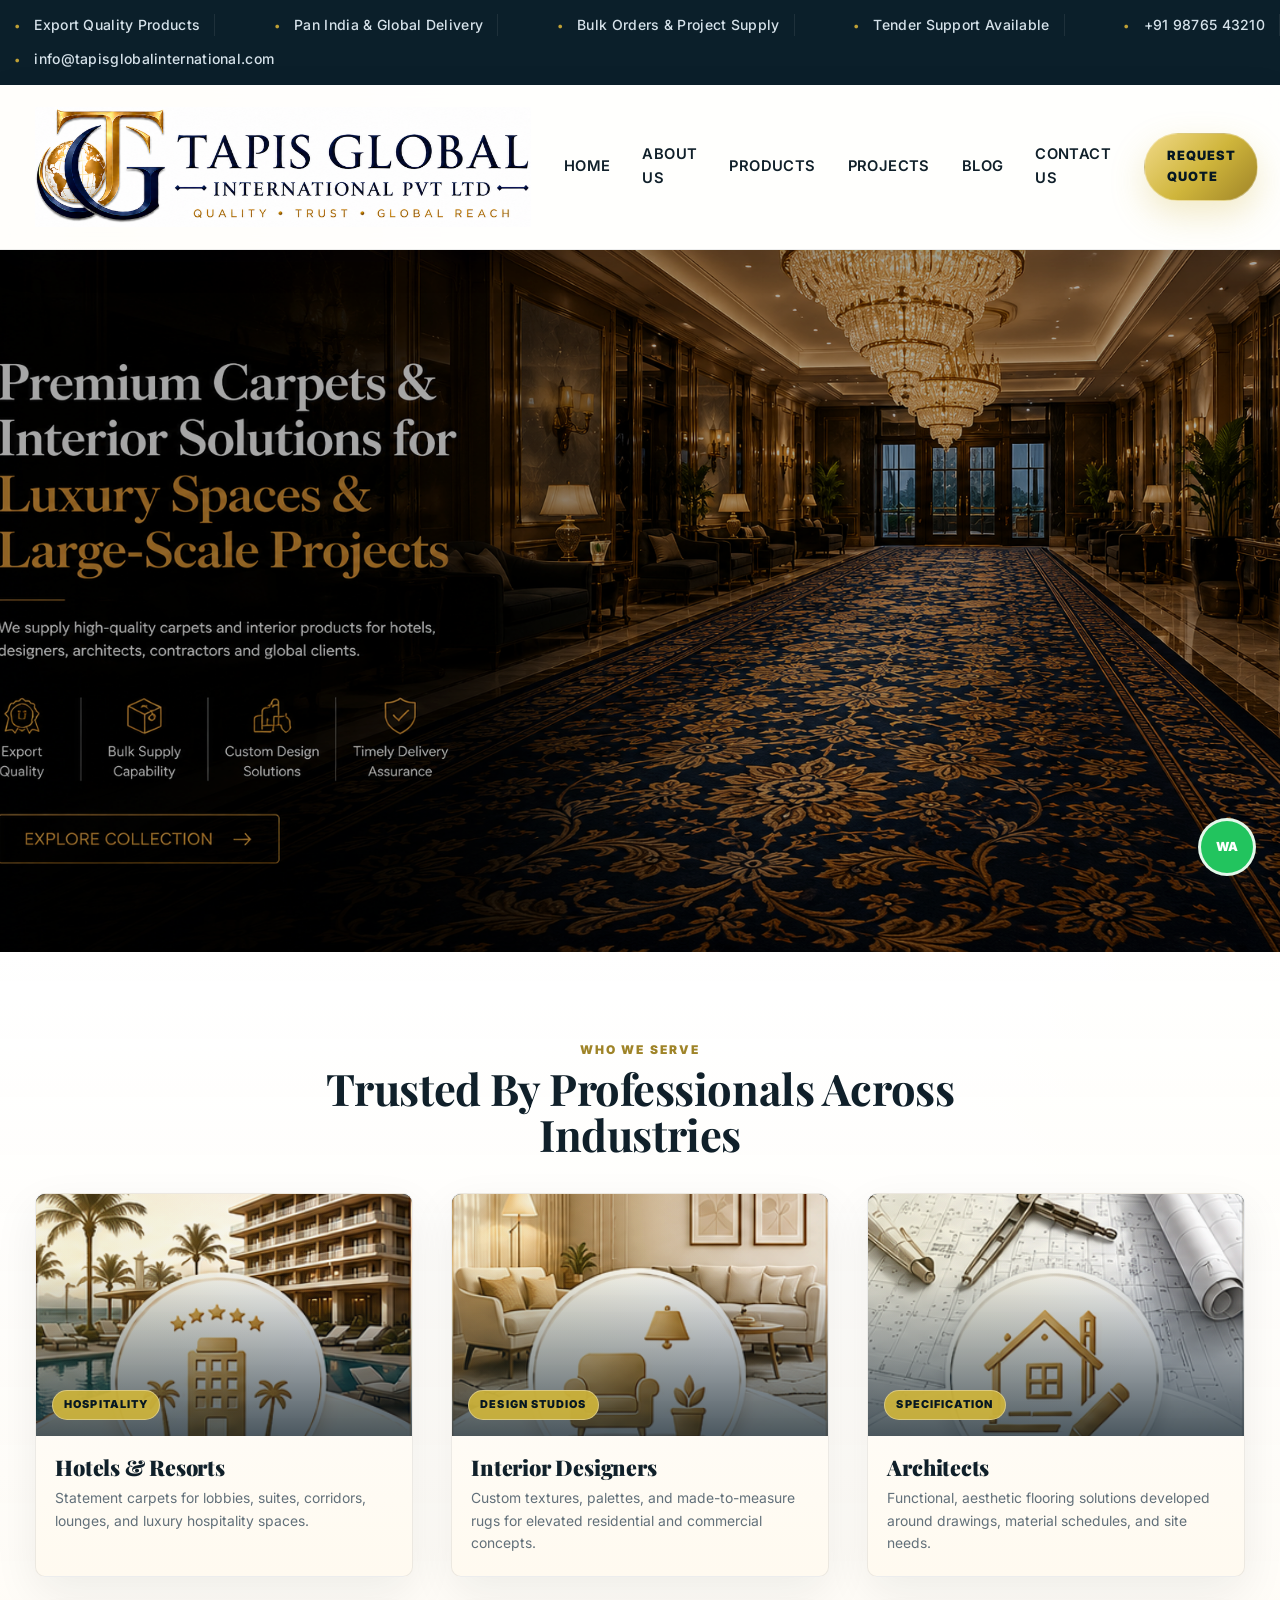
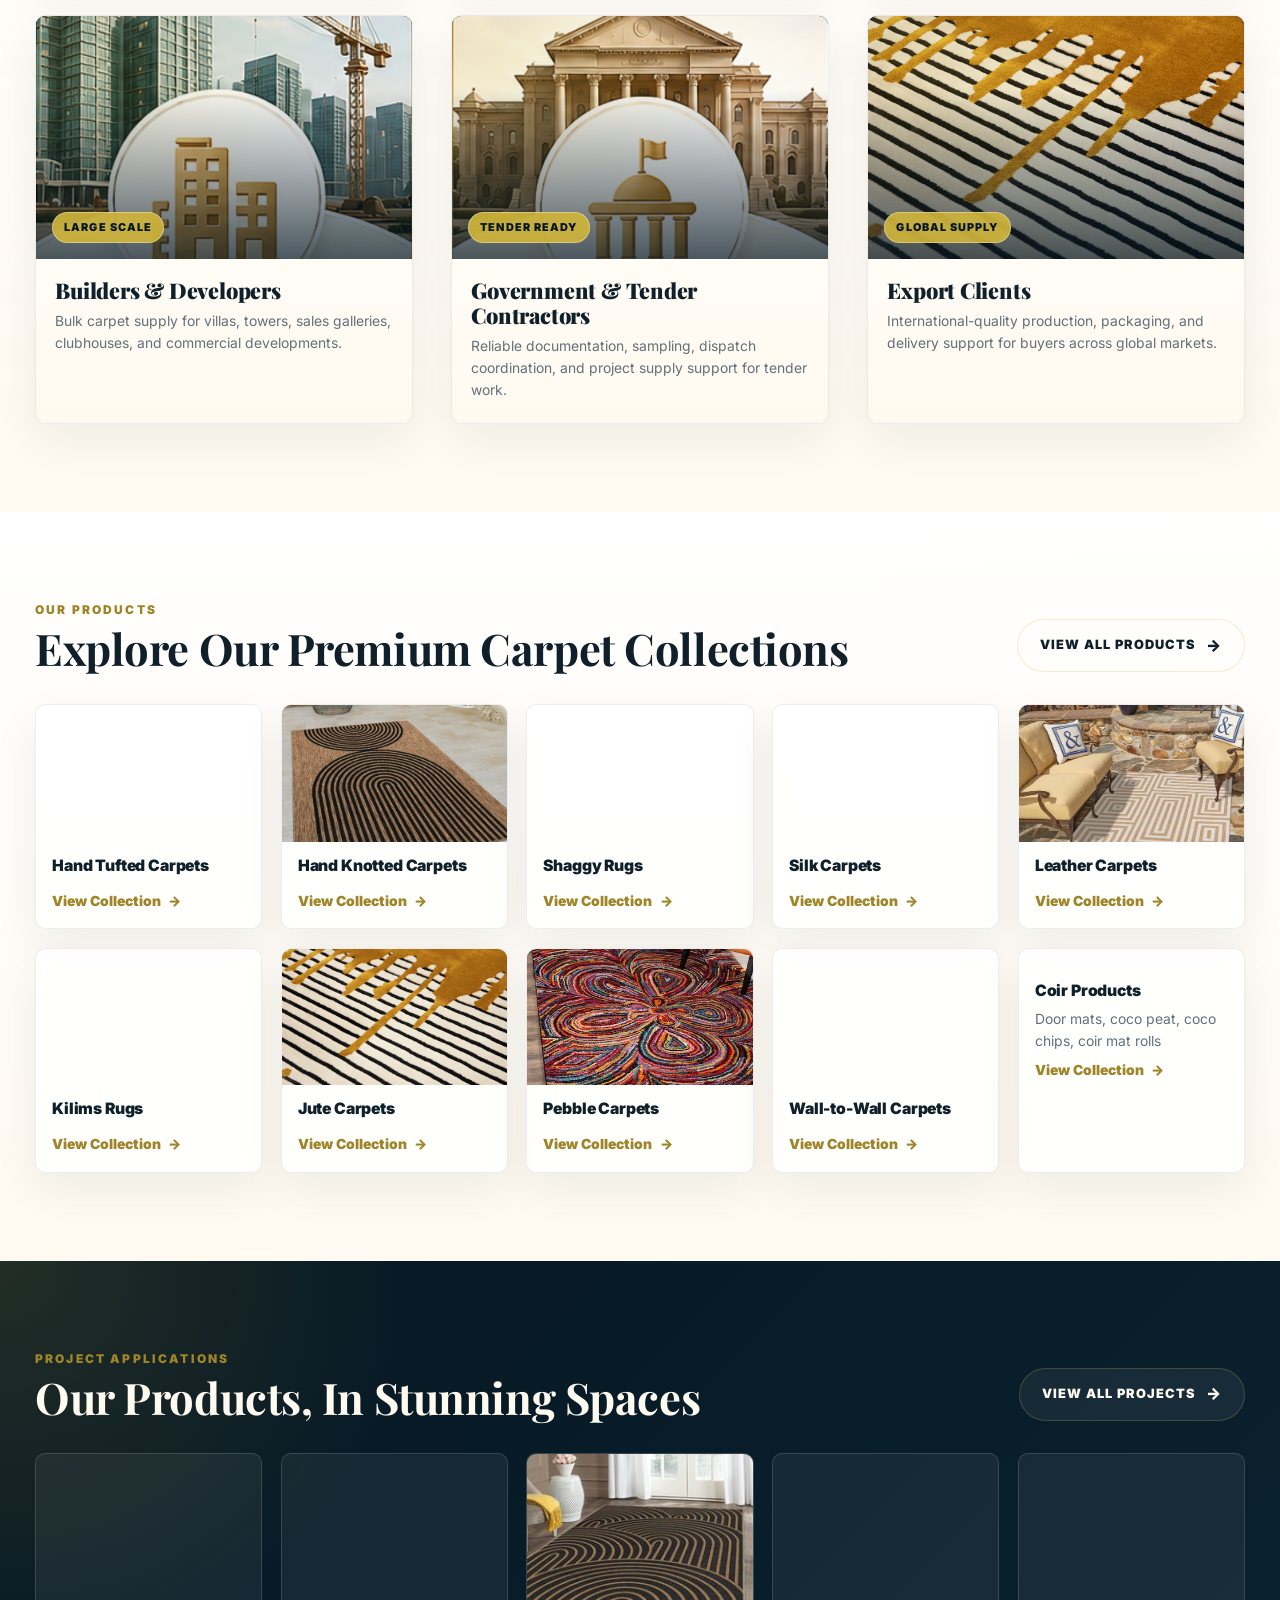
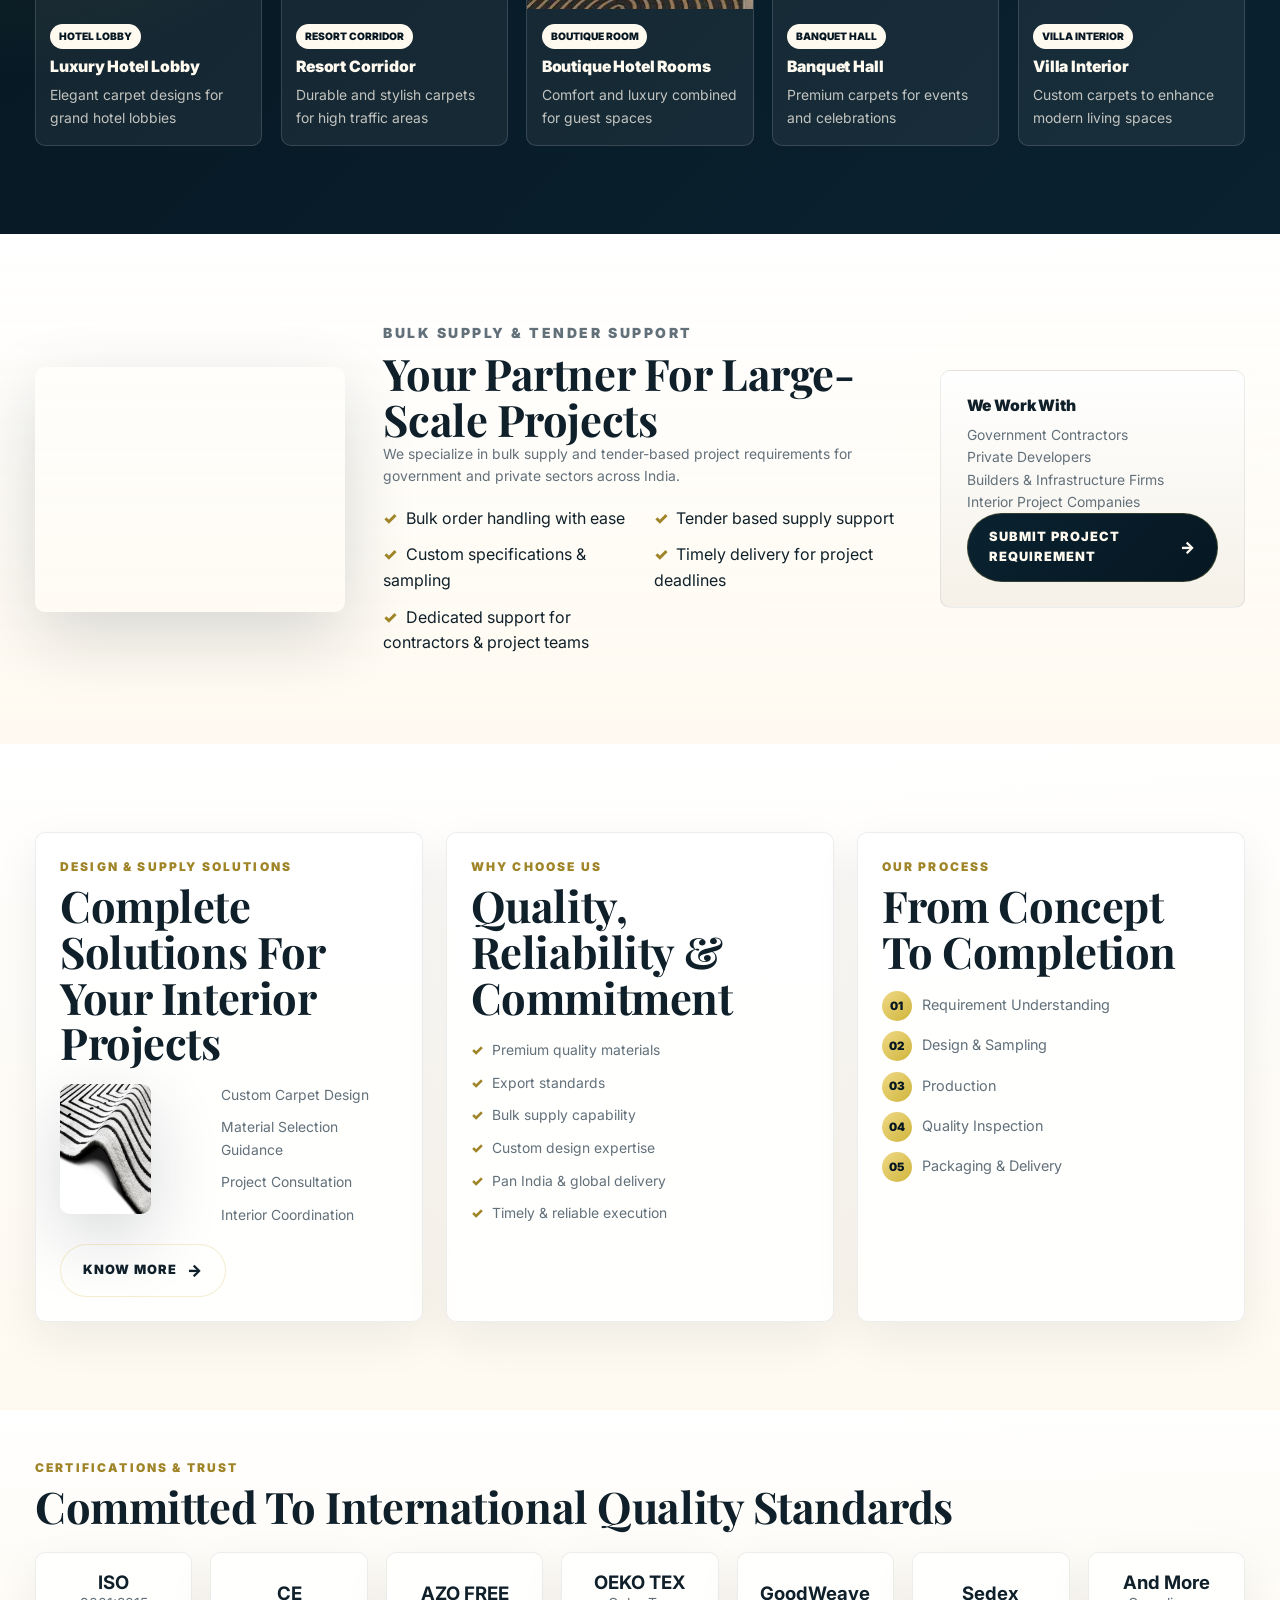
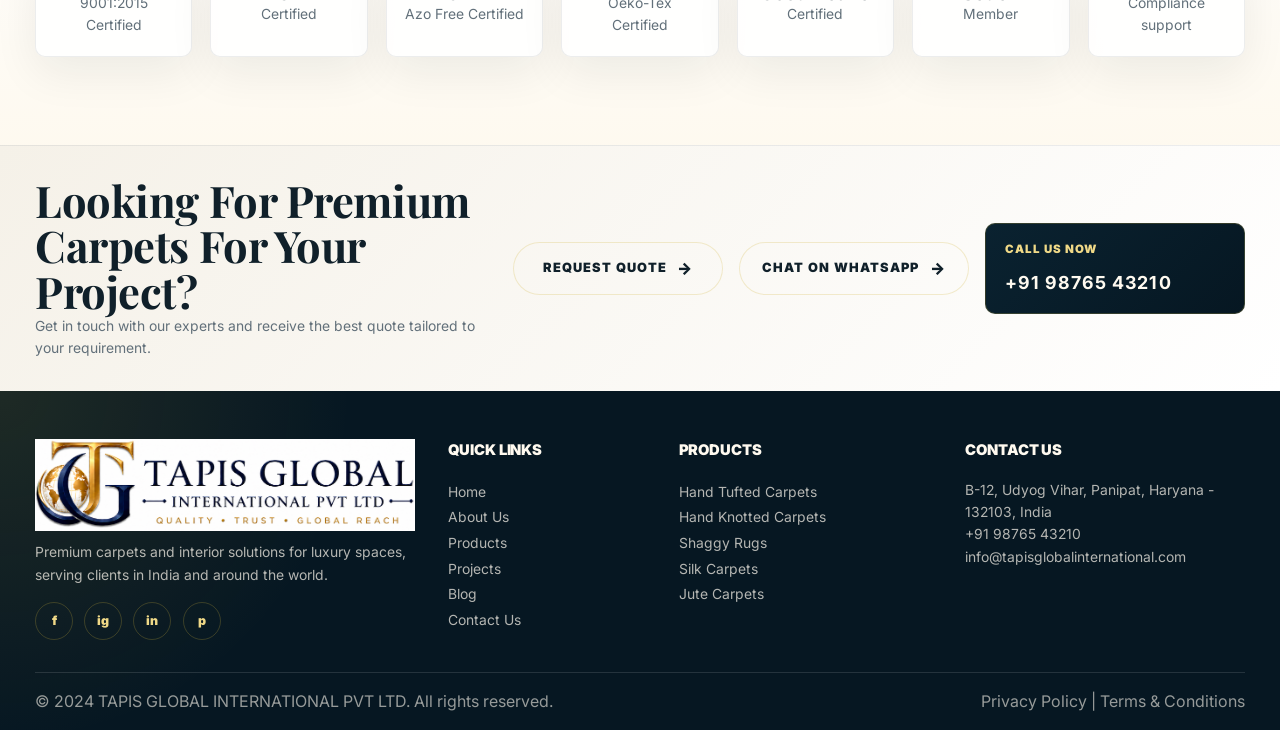
<file: index.html>
<!DOCTYPE html>
<html lang="en">
<head>
    <meta charset="UTF-8">
    <meta name="viewport" content="width=device-width, initial-scale=1.0">
    <title>TAPIS GLOBAL INTERNATIONAL PVT LTD - Premium Carpets & Interior Solutions</title>
    <link rel="preconnect" href="https://fonts.googleapis.com">
    <link rel="preconnect" href="https://fonts.gstatic.com" crossorigin>
    <link rel="preload" as="image" href="images/Fei Decor Banner.jpg">
    <link href="https://fonts.googleapis.com/css2?family=Inter:wght@400;500;600;700;800;900&family=Playfair+Display:wght@500;600;700&display=swap" rel="stylesheet">
    <link rel="stylesheet" href="css/styles.css">
</head>
<body class="home-page export-layout">
    <header class="site-header">
        <div class="utility-bar">
            <div class="utility-inner">
                <span>Export Quality Products</span>
                <span>Pan India & Global Delivery</span>
                <span>Bulk Orders & Project Supply</span>
                <span>Tender Support Available</span>
                <span>+91 98765 43210</span>
                <span>info@tapisglobalinternational.com</span>
            </div>
        </div>

        <nav class="main-nav">
            <div class="navbar">
                <a href="index.html" class="brand">
    <img src="./images/tapis-global-logo.png" alt="Tapis Global Logo" class="brand-logo">
</a>
                <ul class="nav-links">
                    <li><a href="index.html">Home</a></li>
                    <li><a href="about.html">About Us</a></li>
                    <li><a href="products.html">Products</a></li>
                    <li><a href="projects.html">Projects</a></li>
                    <li><a href="blog.html">Blog</a></li>
                    <li><a href="contact.html">Contact Us</a></li>
                </ul>
                <a class="quote-button" href="contact.html">Request Quote</a>
                <div class="hamburger" aria-label="Toggle navigation" role="button" tabindex="0">
                    <span></span>
                    <span></span>
                    <span></span>
                </div>
            </div>
        </nav>
    </header>

    <main>
        <section class="hero-showcase">
           <div class="hero-slider">
    <div class="slide active" style="background-image: url('./images/hero-banner-1.jpg.png');"></div>
    <div class="slide" style="background-image: url('./images/hero-banner-2.jpg.png');"></div>
    <div class="slide" style="background-image: url('./images/hero-banner-3.jpg.png');"></div>
    <div class="slide" style="background-image: url('./images/hero-banner-4.jpg.png');"></div>
    <div class="slide" style="background-image: url('./images/hero-banner-5.jpg.png');"></div>
</div>
            <div class="hero-showcase__overlay"></div>
            <div class="page-shell hero-showcase__grid">
                <div class="hero-copy">
                    
                   
                   
                </div>

                
            </div>
        </section>

        <section class="serve-section white-section">
            <div class="page-shell">
                <div class="center-heading">
                    <p class="section-kicker">Who We Serve</p>
                    <h2>Trusted By Professionals Across Industries</h2>
                </div>
                <div class="serve-grid">
                    <article>
                        <figure>
                            <img src="./images/Hotel icon.png" alt="Hotels">
                            <span>Hospitality</span>
                        </figure>
                        <div>
                            <h3>Hotels & Resorts</h3>
                            <p>Statement carpets for lobbies, suites, corridors, lounges, and luxury hospitality spaces.</p>
                        </div>
                    </article>
                    <article>
                        <figure>
                            <img src="./images/Interior icon.png" alt="Interior Designers">
                            <span>Design Studios</span>
                        </figure>
                        <div>
                            <h3>Interior Designers</h3>
                            <p>Custom textures, palettes, and made-to-measure rugs for elevated residential and commercial concepts.</p>
                        </div>
                    </article>
                    <article>
                        <figure>
                            <img src="./images/Architects icon.png" alt="Architects">
                            <span>Specification</span>
                        </figure>
                        <div>
                            <h3>Architects</h3>
                            <p>Functional, aesthetic flooring solutions developed around drawings, material schedules, and site needs.</p>
                        </div>
                    </article>
                    <article>
                        <figure>
                            <img src="./images/Builder icon.png" alt="Builders">
                            <span>Large Scale</span>
                        </figure>
                        <div>
                            <h3>Builders & Developers</h3>
                            <p>Bulk carpet supply for villas, towers, sales galleries, clubhouses, and commercial developments.</p>
                        </div>
                    </article>
                    <article>
                        <figure>
                            <img src="./images/Govt icon.png" alt="Government">
                            <span>Tender Ready</span>
                        </figure>
                        <div>
                            <h3>Government & Tender Contractors</h3>
                            <p>Reliable documentation, sampling, dispatch coordination, and project supply support for tender work.</p>
                        </div>
                    </article>
                    <article>
                        <figure>
                            <img src="images/Fei Decor gold4.jpg" alt="Premium carpet texture prepared for international export clients" loading="lazy" decoding="async">
                            <span>Global Supply</span>
                        </figure>
                        <div>
                            <h3>Export Clients</h3>
                            <p>International-quality production, packaging, and delivery support for buyers across global markets.</p>
                        </div>
                    </article>
                </div>
            </div>
        </section>

        <section class="products-showcase white-section">
            <div class="page-shell">
                <div class="split-heading">
                    <div>
                        <p class="section-kicker">Our Products</p>
                        <h2>Explore Our Premium Carpet Collections</h2>
                    </div>
                    <a href="products.html" class="small-outline">View All Products</a>
                </div>
                <div class="product-showcase-grid">
                    <article><img src="images/Fei Decor Banner.jpg" alt="Luxury hand tufted carpet in an interior" loading="lazy" decoding="async"><h3>Hand Tufted Carpets</h3><a href="products.html">View Collection</a></article>
                    <article><img src="images/452cc01a2a0e4633b97005ebcc7c0c5a.jpg" alt="Patterned hand knotted carpet" loading="lazy" decoding="async"><h3>Hand Knotted Carpets</h3><a href="products.html">View Collection</a></article>
                    <article><img src="images/WhatsApp Image 2025-10-01 at 12.36.42.jpeg" alt="Soft shaggy rug texture" loading="lazy" decoding="async"><h3>Shaggy Rugs</h3><a href="products.html">View Collection</a></article>
                    <article><img src="images/Fei Decor gold7.jpg" alt="Silk carpet design closeup" loading="lazy" decoding="async"><h3>Silk Carpets</h3><a href="products.html">View Collection</a></article>
                    <article><img src="images/4b079957a268b5b96a7ac59650ec1534.jpg" alt="Leather carpet patchwork design" loading="lazy" decoding="async"><h3>Leather Carpets</h3><a href="products.html">View Collection</a></article>
                    <article><img src="images/Fei Decor Black1.jpg" alt="Kilim style patterned rug" loading="lazy" decoding="async"><h3>Kilims Rugs</h3><a href="products.html">View Collection</a></article>
                    <article><img src="images/Fei Decor gold4.jpg" alt="Jute and wool carpet texture" loading="lazy" decoding="async"><h3>Jute Carpets</h3><a href="products.html">View Collection</a></article>
                    <article><img src="images/5c45287ee0a7fb1adb4051eb3206c132.jpg" alt="Pebble style carpet texture" loading="lazy" decoding="async"><h3>Pebble Carpets</h3><a href="products.html">View Collection</a></article>
                    <article><img src="images/WhatsApp Image 2025-10-01 at 12.36.41.jpeg" alt="Wall-to-wall carpet installed in room" loading="lazy" decoding="async"><h3>Wall-to-Wall Carpets</h3><a href="products.html">View Collection</a></article>
                    <article class="text-product"><h3>Coir Products</h3><p>Door mats, coco peat, coco chips, coir mat rolls</p><a href="products.html">View Collection</a></article>
                </div>
            </div>
        </section>

        <section class="project-band">
            <div class="page-shell">
                <div class="split-heading">
                    <div>
                        <p class="section-kicker">Project Applications</p>
                        <h2>Our Products, In Stunning Spaces</h2>
                    </div>
                    <a href="projects.html" class="small-outline small-outline--dark">View All Projects</a>
                </div>
                <div class="project-grid-home">
                    <article><img src="images/Fei Decor Banner.jpg" alt="Luxury hotel lobby carpet" loading="lazy" decoding="async"><span>Hotel Lobby</span><h3>Luxury Hotel Lobby</h3><p>Elegant carpet designs for grand hotel lobbies</p></article>
                    <article><img src="images/WhatsApp Image 2025-10-01 at 12.36.40.jpeg" alt="Resort corridor carpet" loading="lazy" decoding="async"><span>Resort Corridor</span><h3>Resort Corridor</h3><p>Durable and stylish carpets for high traffic areas</p></article>
                    <article><img src="images/22aed66b6bf6cc94a8d34b4546a19c98.jpg" alt="Boutique hotel room carpet" loading="lazy" decoding="async"><span>Boutique Room</span><h3>Boutique Hotel Rooms</h3><p>Comfort and luxury combined for guest spaces</p></article>
                    <article><img src="images/WhatsApp Image 2025-10-01 at 12.36.42.jpeg" alt="Banquet hall carpet" loading="lazy" decoding="async"><span>Banquet Hall</span><h3>Banquet Hall</h3><p>Premium carpets for events and celebrations</p></article>
                    <article><img src="images/WhatsApp Image 2025-10-01 at 12.36.41.jpeg" alt="Villa interior carpet" loading="lazy" decoding="async"><span>Villa Interior</span><h3>Villa Interior</h3><p>Custom carpets to enhance modern living spaces</p></article>
                </div>
            </div>
        </section>

        <section class="support-section white-section">
            <div class="page-shell support-grid">
                <img src="images/Fei Decor Magenta5.jpg" alt="Carpet material inspection for project supply" loading="lazy" decoding="async">
                <div>
                    <p class="section-kicker">Bulk Supply & Tender Support</p>
                    <h2>Your Partner For Large-Scale Projects</h2>
                    <p>We specialize in bulk supply and tender-based project requirements for government and private sectors across India.</p>
                    <ul class="check-list">
                        <li>Bulk order handling with ease</li>
                        <li>Tender based supply support</li>
                        <li>Custom specifications & sampling</li>
                        <li>Timely delivery for project deadlines</li>
                        <li>Dedicated support for contractors & project teams</li>
                    </ul>
                </div>
                <aside>
                    <h3>We Work With</h3>
                    <p>Government Contractors</p>
                    <p>Private Developers</p>
                    <p>Builders & Infrastructure Firms</p>
                    <p>Interior Project Companies</p>
                    <a href="contact.html" class="dark-btn">Submit Project Requirement</a>
                </aside>
            </div>
        </section>

        <section class="solutions-section white-section">
            <div class="page-shell solution-grid">
                <article>
                    <p class="section-kicker">Design & Supply Solutions</p>
                    <h2>Complete Solutions For Your Interior Projects</h2>
                    <div class="mini-media-row">
                        <img src="images/Fei Decor Black4.jpg" alt="Carpet design samples" loading="lazy" decoding="async">
                        <ul>
                            <li>Custom Carpet Design</li>
                            <li>Material Selection Guidance</li>
                            <li>Project Consultation</li>
                            <li>Interior Coordination</li>
                        </ul>
                    </div>
                    <a href="about.html" class="small-outline">Know More</a>
                </article>
                <article>
                    <p class="section-kicker">Why Choose Us</p>
                    <h2>Quality, Reliability & Commitment</h2>
                    <ul class="check-list compact">
                        <li>Premium quality materials</li>
                        <li>Export standards</li>
                        <li>Bulk supply capability</li>
                        <li>Custom design expertise</li>
                        <li>Pan India & global delivery</li>
                        <li>Timely & reliable execution</li>
                    </ul>
                </article>
                <article>
                    <p class="section-kicker">Our Process</p>
                    <h2>From Concept To Completion</h2>
                    <ol class="process-list">
                        <li>Requirement Understanding</li>
                        <li>Design & Sampling</li>
                        <li>Production</li>
                        <li>Quality Inspection</li>
                        <li>Packaging & Delivery</li>
                    </ol>
                </article>
            </div>
        </section>

        <section class="cert-section white-section">
            <div class="page-shell">
                <p class="section-kicker">Certifications & Trust</p>
                <h2>Committed To International Quality Standards</h2>
                <div class="cert-grid">
                    <div><strong>ISO</strong><span>9001:2015 Certified</span></div>
                    <div><strong>CE</strong><span>Certified</span></div>
                    <div><strong>AZO FREE</strong><span>Azo Free Certified</span></div>
                    <div><strong>OEKO TEX</strong><span>Oeko-Tex Certified</span></div>
                    <div><strong>GoodWeave</strong><span>Certified</span></div>
                    <div><strong>Sedex</strong><span>Member</span></div>
                    <div><strong>And More</strong><span>Compliance support</span></div>
                </div>
            </div>
        </section>

        <section class="cta-strip">
            <div class="page-shell cta-grid">
                <div>
                    <h2>Looking For Premium Carpets For Your Project?</h2>
                    <p>Get in touch with our experts and receive the best quote tailored to your requirement.</p>
                </div>
                <a href="contact.html" class="small-outline">Request Quote</a>
                <a href="contact.html" class="small-outline">Chat on WhatsApp</a>
                <a href="tel:+919876543210" class="call-card"><span>Call Us Now</span><strong>+91 98765 43210</strong></a>
            </div>
        </section>
    </main>

    <footer class="export-footer">
        <div class="page-shell footer-content">
            <div class="footer-section">
                <div class="footer-logo">
                   <img src="./images/tapis-global-logo.png" alt="Tapis Global Logo">
                    
              </div>
                <p>Premium carpets and interior solutions for luxury spaces, serving clients in India and around the world.</p>
                <div class="social-links">
                    <a href="#" title="Facebook">f</a>
                    <a href="#" title="Instagram">ig</a>
                    <a href="#" title="LinkedIn">in</a>
                    <a href="#" title="Pinterest">p</a>
                </div>
            </div>
            <div class="footer-section">
                <h3>Quick Links</h3>
                <ul>
                    <li><a href="index.html">Home</a></li>
                    <li><a href="about.html">About Us</a></li>
                    <li><a href="products.html">Products</a></li>
                    <li><a href="projects.html">Projects</a></li>
                    <li><a href="blog.html">Blog</a></li>
                    <li><a href="contact.html">Contact Us</a></li>
                </ul>
            </div>
            <div class="footer-section">
                <h3>Products</h3>
                <ul>
                    <li><a href="products.html">Hand Tufted Carpets</a></li>
                    <li><a href="products.html">Hand Knotted Carpets</a></li>
                    <li><a href="products.html">Shaggy Rugs</a></li>
                    <li><a href="products.html">Silk Carpets</a></li>
                    <li><a href="products.html">Jute Carpets</a></li>
                </ul>
            </div>
            <div class="footer-section">
                <h3>Contact Us</h3>
                <p>B-12, Udyog Vihar, Panipat, Haryana - 132103, India</p>
                <p>+91 98765 43210</p>
                <p>info@tapisglobalinternational.com</p>
            </div>
        </div>
        <div class="page-shell footer-bottom">
            <p>&copy; 2024 TAPIS GLOBAL INTERNATIONAL PVT LTD. All rights reserved.</p>
            <p>Privacy Policy | Terms & Conditions</p>
        </div>
    </footer>

    <a href="contact.html" class="floating-whatsapp" aria-label="Chat on WhatsApp">WA</a>
    <script src="js/script.js"></script>
</body>
</html>
</file>
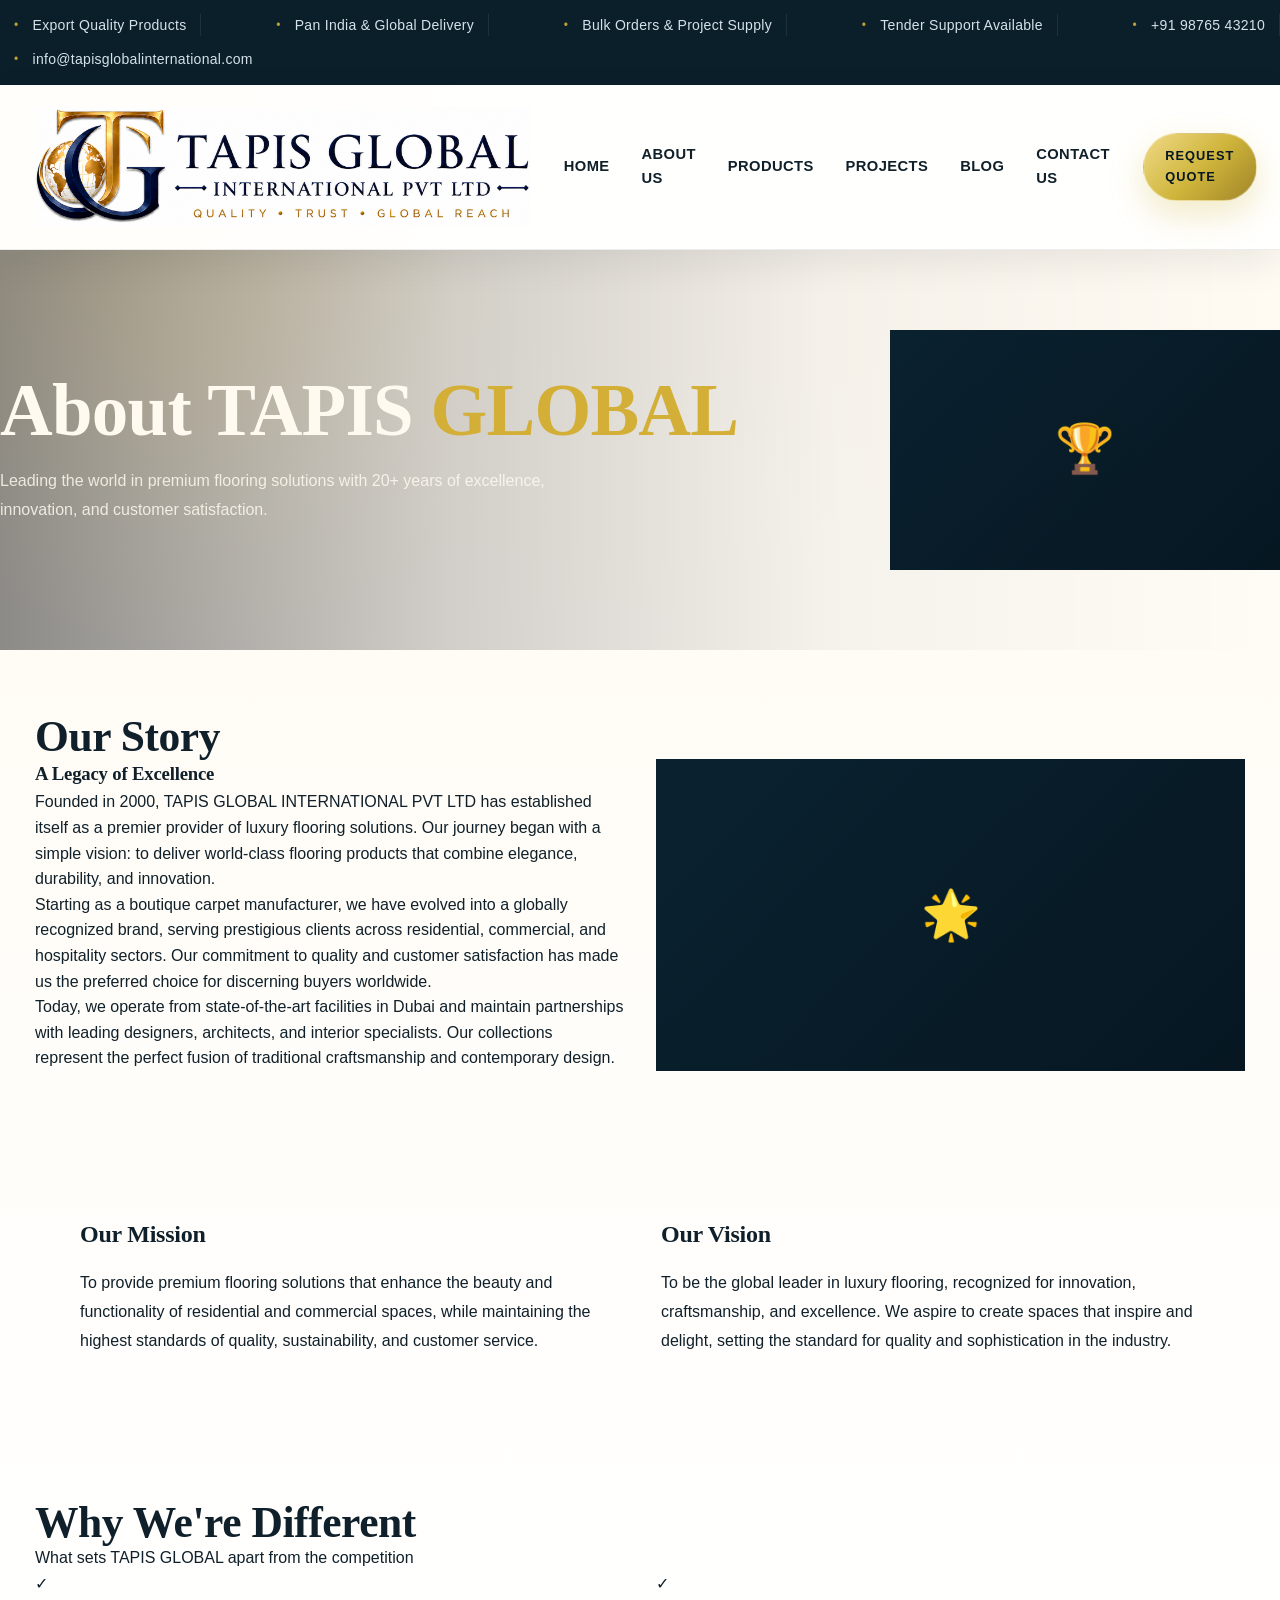
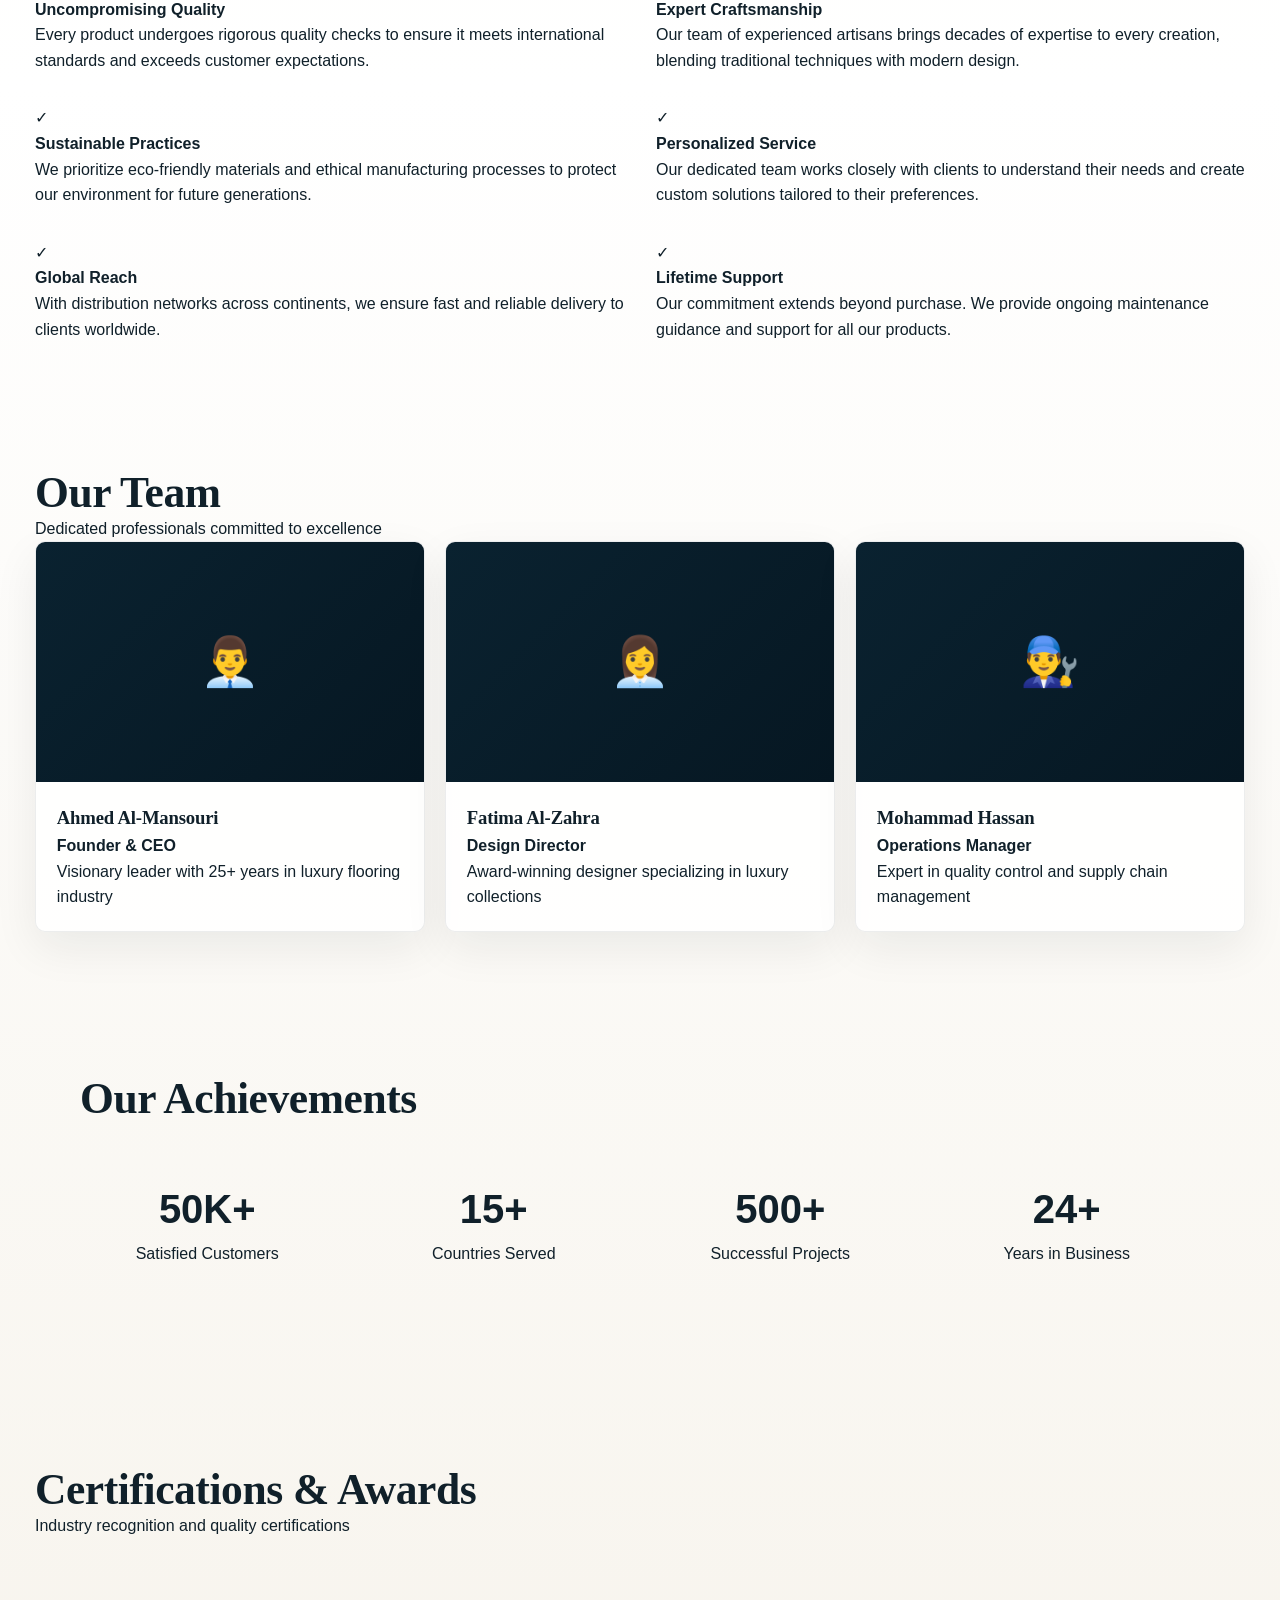
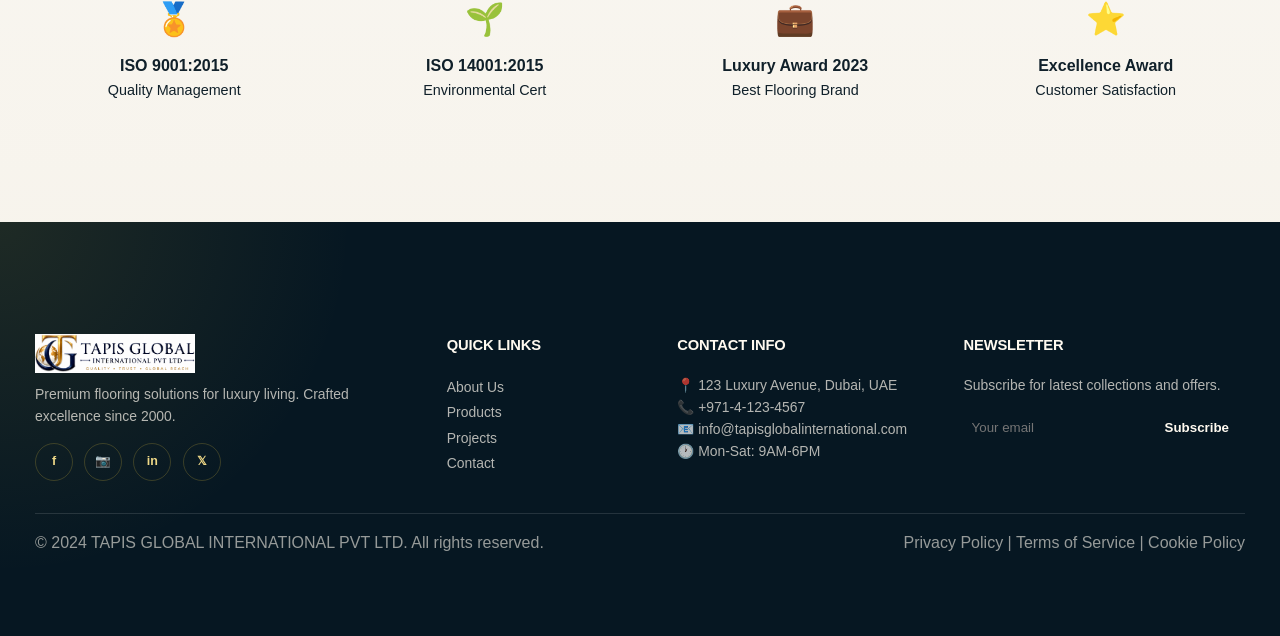
<file: about.html>
<!DOCTYPE html>
<html lang="en">
<head>
    <meta charset="UTF-8">
    <meta name="viewport" content="width=device-width, initial-scale=1.0">
    <title>About Us - TAPIS GLOBAL INTERNATIONAL</title>
    <link rel="stylesheet" href="css/styles.css">
</head>
<body>
    <header class="site-header">
        <div class="utility-bar">
            <div class="utility-inner">
                <span>Export Quality Products</span>
                <span>Pan India & Global Delivery</span>
                <span>Bulk Orders & Project Supply</span>
                <span>Tender Support Available</span>
                <span>+91 98765 43210</span>
                <span>info@tapisglobalinternational.com</span>
            </div>
        </div>

        <nav class="main-nav">
            <div class="navbar">
                <a href="index.html" class="brand">
                    <img src="images/tapis-global-logo.png" class="brand-logo">
                    <span class="brand-fallback">
                        <strong>TAPIS GLOBAL</strong>
                        <small>INTERNATIONAL PVT LTD</small>
                        <em>QUALITY • TRUST • GLOBAL REACH</em>
                    </span>
                    </a>
            
                <ul class="nav-links">
                    <li><a href="index.html">Home</a></li>
                    <li><a href="about.html">About Us</a></li>
                    <li><a href="products.html">Products</a></li>
                    <li><a href="projects.html">Projects</a></li>
                    <li><a href="blog.html">Blog</a></li>
                    <li><a href="contact.html">Contact Us</a></li>
                </ul>
                <a class="quote-button" href="contact.html">Request Quote</a>
                <div class="hamburger" aria-label="Toggle navigation" role="button" tabindex="0">
                    <span></span>
                    <span></span>
                    <span></span>
                </div>
            </div>
        </nav>
    </header>

    <!-- Navigation -->
   
    <!-- Hero Section -->
    <section class="hero" style="min-height: 400px;">
        <div class="hero-content">
            <h1>About TAPIS <span style="color: #d4af37;">GLOBAL</span></h1>
            <p>Leading the world in premium flooring solutions with 20+ years of excellence, innovation, and customer satisfaction.</p>
        </div>
        <div class="about-image">
            🏆
        </div>
    </section>

    <!-- Company Overview -->
    <section class="container">
        <h2>Our Story</h2>
        <div class="about-grid">
            <div class="about-content">
                <h3>A Legacy of Excellence</h3>
                <p>Founded in 2000, TAPIS GLOBAL INTERNATIONAL PVT LTD has established itself as a premier provider of luxury flooring solutions. Our journey began with a simple vision: to deliver world-class flooring products that combine elegance, durability, and innovation.</p>
                <p>Starting as a boutique carpet manufacturer, we have evolved into a globally recognized brand, serving prestigious clients across residential, commercial, and hospitality sectors. Our commitment to quality and customer satisfaction has made us the preferred choice for discerning buyers worldwide.</p>
                <p>Today, we operate from state-of-the-art facilities in Dubai and maintain partnerships with leading designers, architects, and interior specialists. Our collections represent the perfect fusion of traditional craftsmanship and contemporary design.</p>
            </div>
            <div class="about-image">
                🌟
            </div>
        </div>
    </section>

    <!-- Mission & Vision -->
    <section class="container" style="background-color: var(--secondary-color); margin: 2rem; padding: 3rem; border-radius: 10px;">
        <div style="display: grid; grid-template-columns: 1fr 1fr; gap: 3rem;">
            <div>
                <h3 style="color: var(--accent-color); font-size: 1.5rem; margin-bottom: 1rem;">Our Mission</h3>
                <p style="color: var(--text-light); line-height: 1.8;">To provide premium flooring solutions that enhance the beauty and functionality of residential and commercial spaces, while maintaining the highest standards of quality, sustainability, and customer service.</p>
            </div>
            <div>
                <h3 style="color: var(--accent-color); font-size: 1.5rem; margin-bottom: 1rem;">Our Vision</h3>
                <p style="color: var(--text-light); line-height: 1.8;">To be the global leader in luxury flooring, recognized for innovation, craftsmanship, and excellence. We aspire to create spaces that inspire and delight, setting the standard for quality and sophistication in the industry.</p>
            </div>
        </div>
    </section>

    <!-- Why We're Different -->
    <section class="container">
        <h2>Why We're Different</h2>
        <p class="section-subtitle">What sets TAPIS GLOBAL apart from the competition</p>
        <div class="features-list" style="grid-template-columns: repeat(2, 1fr);">
            <div class="feature-item">
                <div class="feature-icon">✓</div>
                <div>
                    <h4>Uncompromising Quality</h4>
                    <p>Every product undergoes rigorous quality checks to ensure it meets international standards and exceeds customer expectations.</p>
                </div>
            </div>
            <div class="feature-item">
                <div class="feature-icon">✓</div>
                <div>
                    <h4>Expert Craftsmanship</h4>
                    <p>Our team of experienced artisans brings decades of expertise to every creation, blending traditional techniques with modern design.</p>
                </div>
            </div>
            <div class="feature-item">
                <div class="feature-icon">✓</div>
                <div>
                    <h4>Sustainable Practices</h4>
                    <p>We prioritize eco-friendly materials and ethical manufacturing processes to protect our environment for future generations.</p>
                </div>
            </div>
            <div class="feature-item">
                <div class="feature-icon">✓</div>
                <div>
                    <h4>Personalized Service</h4>
                    <p>Our dedicated team works closely with clients to understand their needs and create custom solutions tailored to their preferences.</p>
                </div>
            </div>
            <div class="feature-item">
                <div class="feature-icon">✓</div>
                <div>
                    <h4>Global Reach</h4>
                    <p>With distribution networks across continents, we ensure fast and reliable delivery to clients worldwide.</p>
                </div>
            </div>
            <div class="feature-item">
                <div class="feature-icon">✓</div>
                <div>
                    <h4>Lifetime Support</h4>
                    <p>Our commitment extends beyond purchase. We provide ongoing maintenance guidance and support for all our products.</p>
                </div>
            </div>
        </div>
    </section>

    <!-- Team Section -->
    <section class="container">
        <h2>Our Team</h2>
        <p class="section-subtitle">Dedicated professionals committed to excellence</p>
        <div class="product-grid">
            <div class="product-card">
                <div class="product-image">👨‍💼</div>
                <div class="product-info">
                    <h3>Ahmed Al-Mansouri</h3>
                    <p style="color: var(--accent-color); font-weight: bold;">Founder & CEO</p>
                    <p>Visionary leader with 25+ years in luxury flooring industry</p>
                </div>
            </div>
            <div class="product-card">
                <div class="product-image">👩‍💼</div>
                <div class="product-info">
                    <h3>Fatima Al-Zahra</h3>
                    <p style="color: var(--accent-color); font-weight: bold;">Design Director</p>
                    <p>Award-winning designer specializing in luxury collections</p>
                </div>
            </div>
            <div class="product-card">
                <div class="product-image">👨‍🔧</div>
                <div class="product-info">
                    <h3>Mohammad Hassan</h3>
                    <p style="color: var(--accent-color); font-weight: bold;">Operations Manager</p>
                    <p>Expert in quality control and supply chain management</p>
                </div>
            </div>
        </div>
    </section>

    <!-- Achievements -->
    <section class="container" style="background-color: var(--secondary-color); margin: 2rem; padding: 3rem; border-radius: 10px;">
        <h2>Our Achievements</h2>
        <div style="display: grid; grid-template-columns: repeat(auto-fit, minmax(200px, 1fr)); gap: 2rem; padding: 2rem 0;">
            <div style="text-align: center; padding: 1.5rem;">
                <p style="font-size: 2.5rem; color: var(--accent-color); font-weight: bold;">50K+</p>
                <p style="color: var(--text-light);">Satisfied Customers</p>
            </div>
            <div style="text-align: center; padding: 1.5rem;">
                <p style="font-size: 2.5rem; color: var(--accent-color); font-weight: bold;">15+</p>
                <p style="color: var(--text-light);">Countries Served</p>
            </div>
            <div style="text-align: center; padding: 1.5rem;">
                <p style="font-size: 2.5rem; color: var(--accent-color); font-weight: bold;">500+</p>
                <p style="color: var(--text-light);">Successful Projects</p>
            </div>
            <div style="text-align: center; padding: 1.5rem;">
                <p style="font-size: 2.5rem; color: var(--accent-color); font-weight: bold;">24+</p>
                <p style="color: var(--text-light);">Years in Business</p>
            </div>
        </div>
    </section>

    <!-- Certifications -->
    <section class="container">
        <h2>Certifications & Awards</h2>
        <p class="section-subtitle">Industry recognition and quality certifications</p>
        <div style="display: grid; grid-template-columns: repeat(auto-fit, minmax(200px, 1fr)); gap: 2rem; padding: 2rem 0;">
            <div style="text-align: center; padding: 1.5rem; background-color: var(--secondary-color); border-radius: 10px; border: 1px solid var(--accent-color);">
                <p style="font-size: 2rem; margin-bottom: 0.5rem;">🏅</p>
                <p style="color: var(--accent-color); font-weight: bold;">ISO 9001:2015</p>
                <p style="color: var(--text-light); font-size: 0.9rem;">Quality Management</p>
            </div>
            <div style="text-align: center; padding: 1.5rem; background-color: var(--secondary-color); border-radius: 10px; border: 1px solid var(--accent-color);">
                <p style="font-size: 2rem; margin-bottom: 0.5rem;">🌱</p>
                <p style="color: var(--accent-color); font-weight: bold;">ISO 14001:2015</p>
                <p style="color: var(--text-light); font-size: 0.9rem;">Environmental Cert</p>
            </div>
            <div style="text-align: center; padding: 1.5rem; background-color: var(--secondary-color); border-radius: 10px; border: 1px solid var(--accent-color);">
                <p style="font-size: 2rem; margin-bottom: 0.5rem;">💼</p>
                <p style="color: var(--accent-color); font-weight: bold;">Luxury Award 2023</p>
                <p style="color: var(--text-light); font-size: 0.9rem;">Best Flooring Brand</p>
            </div>
            <div style="text-align: center; padding: 1.5rem; background-color: var(--secondary-color); border-radius: 10px; border: 1px solid var(--accent-color);">
                <p style="font-size: 2rem; margin-bottom: 0.5rem;">⭐</p>
                <p style="color: var(--accent-color); font-weight: bold;">Excellence Award</p>
                <p style="color: var(--text-light); font-size: 0.9rem;">Customer Satisfaction</p>
            </div>
        </div>
    </section>

    <!-- Footer -->
    <footer>
        <div class="container">
            <div class="footer-content">
                <div class="footer-section">
                    <img src="./images/tapis-global-logo.png" class="footer-logo" alt="Tapis Global Logo">
                    <p>Premium flooring solutions for luxury living. Crafted excellence since 2000.</p>
                    <div class="social-links">
                        <a href="#" title="Facebook">f</a>
                        <a href="#" title="Instagram">📷</a>
                        <a href="#" title="LinkedIn">in</a>
                        <a href="#" title="Twitter">𝕏</a>
                    </div>
                </div>
                <div class="footer-section">
                    <h3>Quick Links</h3>
                    <ul>
                        <li><a href="about.html">About Us</a></li>
                        <li><a href="products.html">Products</a></li>
                        <li><a href="projects.html">Projects</a></li>
                        <li><a href="contact.html">Contact</a></li>
                    </ul>
                </div>
                <div class="footer-section">
                    <h3>Contact Info</h3>
                    <p>📍 123 Luxury Avenue, Dubai, UAE</p>
                    <p>📞 +971-4-123-4567</p>
                    <p>📧 info@tapisglobalinternational.com</p>
                    <p>🕐 Mon-Sat: 9AM-6PM</p>
                </div>
                <div class="footer-section">
                    <h3>Newsletter</h3>
                    <p>Subscribe for latest collections and offers.</p>
                    <form style="display: flex; margin-top: 1rem;">
                        <input type="email" placeholder="Your email" style="flex: 1; padding: 0.5rem; background-color: var(--primary-color); color: var(--text-color); border: 1px solid var(--accent-color); border-radius: 5px 0 0 5px;">
                        <button type="submit" style="background-color: var(--accent-color); color: var(--primary-color); padding: 0.5rem 1rem; border: none; border-radius: 0 5px 5px 0; cursor: pointer; font-weight: bold;">Subscribe</button>
                    </form>
                </div>
            </div>
            <div class="footer-bottom">
                <p>&copy; 2024 TAPIS GLOBAL INTERNATIONAL PVT LTD. All rights reserved.</p>
                <p>Privacy Policy | Terms of Service | Cookie Policy</p>
            </div>
        </div>
    </footer>

    <script src="js/script.js"></script>
</body>
</html>
</file>
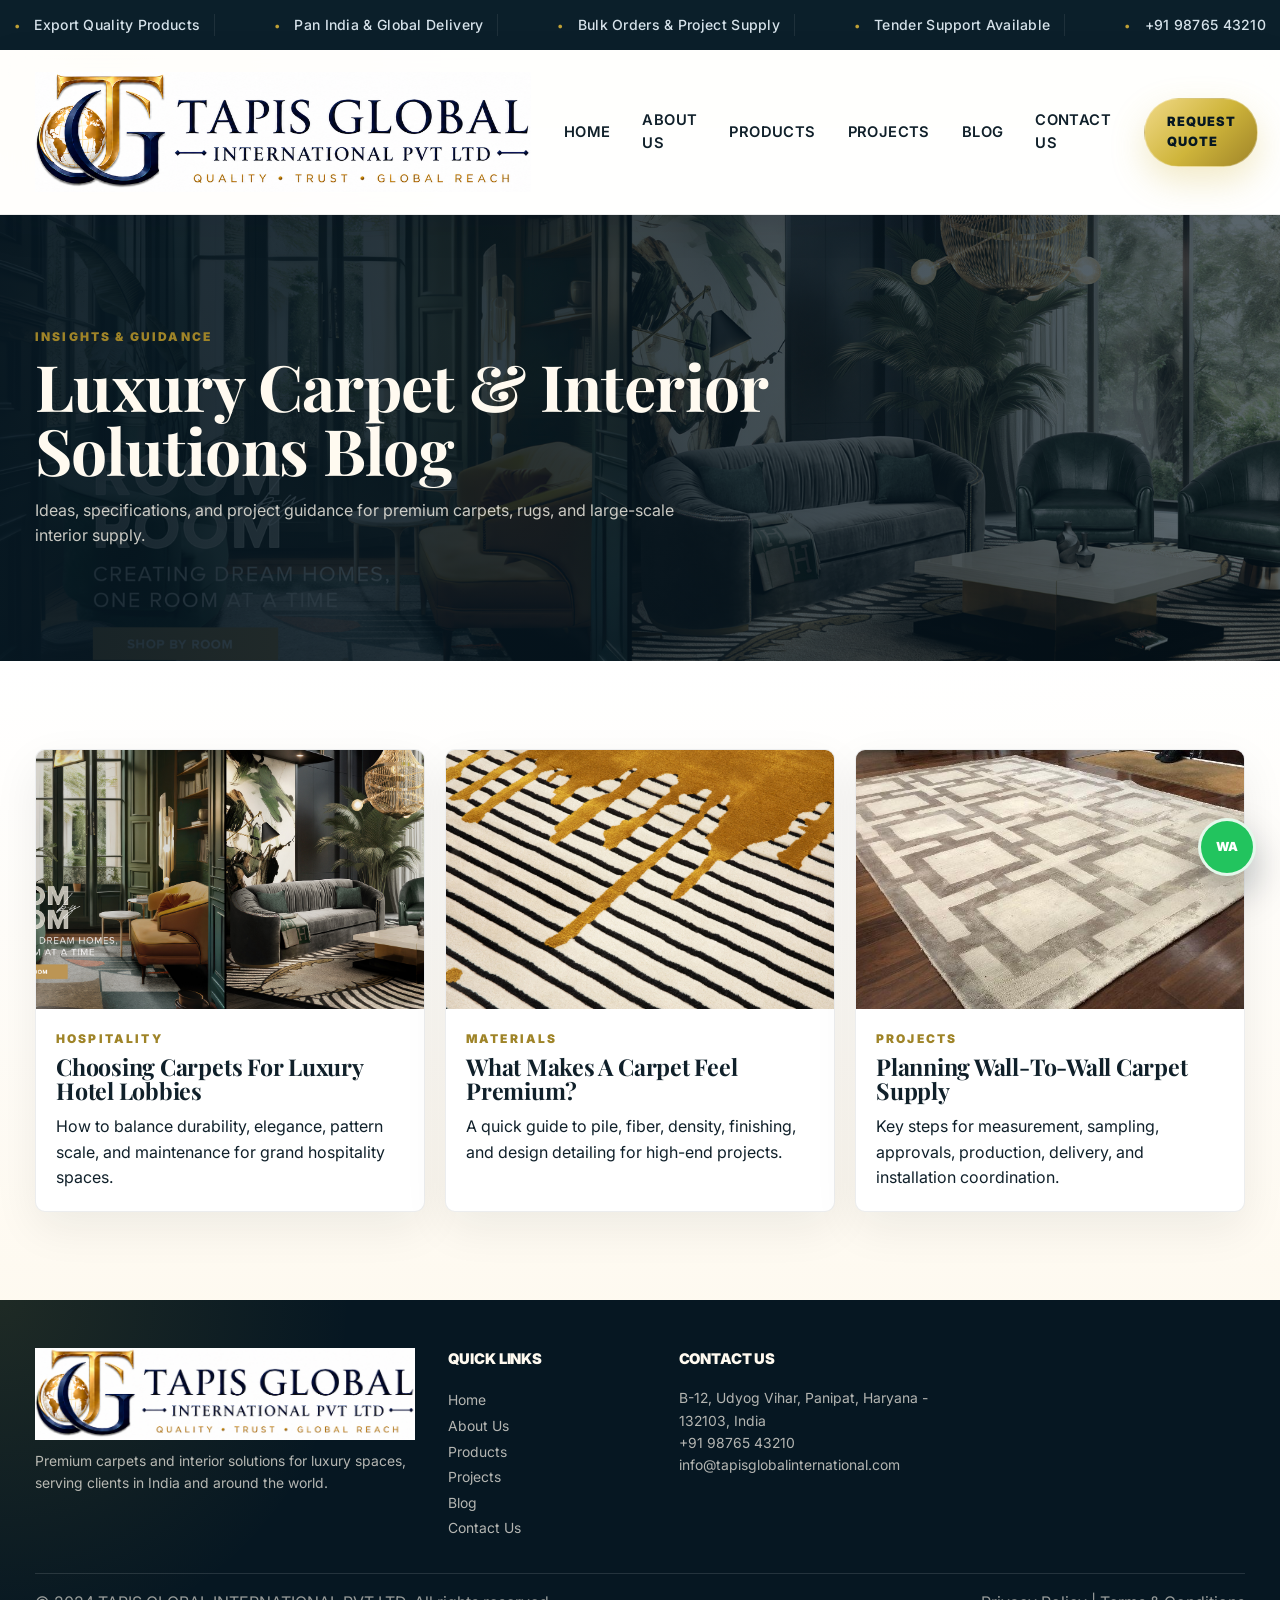
<file: blog.html>
<!DOCTYPE html>
<html lang="en">
<head>
    <meta charset="UTF-8">
    <meta name="viewport" content="width=device-width, initial-scale=1.0">
    <title>Blog - TAPIS GLOBAL INTERNATIONAL PVT LTD</title>
    <link rel="preconnect" href="https://fonts.googleapis.com">
    <link rel="preconnect" href="https://fonts.gstatic.com" crossorigin>
    <link href="https://fonts.googleapis.com/css2?family=Inter:wght@400;500;600;700;800;900&family=Playfair+Display:wght@500;600;700&display=swap" rel="stylesheet">
    <link rel="stylesheet" href="css/styles.css">
</head>
<body class="home-page export-layout">
    <header class="site-header">
        <div class="utility-bar">
            <div class="utility-inner">
                <span>Export Quality Products</span>
                <span>Pan India & Global Delivery</span>
                <span>Bulk Orders & Project Supply</span>
                <span>Tender Support Available</span>
                <span>+91 98765 43210</span>
            </div>
        </div>

        <nav class="main-nav">
            <div class="navbar">
                <a href="index.html" class="brand">
                    <img src="images/tapis-global-logo.png" alt="TAPIS GLOBAL INTERNATIONAL PVT LTD logo" class="brand-logo">
                </a>
                <ul class="nav-links">
                    <li><a href="index.html">Home</a></li>
                    <li><a href="about.html">About Us</a></li>
                    <li><a href="products.html">Products</a></li>
                    <li><a href="projects.html">Projects</a></li>
                    <li><a href="blog.html">Blog</a></li>
                    <li><a href="contact.html">Contact Us</a></li>
                </ul>
                <a class="quote-button" href="contact.html">Request Quote</a>
                <div class="hamburger" aria-label="Toggle navigation" role="button" tabindex="0">
                    <span></span>
                    <span></span>
                    <span></span>
                </div>
            </div>
        </nav>
    </header>

    <main>
        <section class="subpage-hero">
            <div class="page-shell">
                <p class="section-kicker">Insights & Guidance</p>
                <h1>Luxury Carpet & Interior Solutions Blog</h1>
                <p>Ideas, specifications, and project guidance for premium carpets, rugs, and large-scale interior supply.</p>
            </div>
        </section>

        <section class="white-section">
            <div class="page-shell blog-grid">
                <article>
                    <img src="images/Fei Decor Banner.jpg" alt="Luxury lobby carpet inspiration" loading="lazy" decoding="async">
                    <div>
                        <p class="section-kicker">Hospitality</p>
                        <h2>Choosing Carpets For Luxury Hotel Lobbies</h2>
                        <p>How to balance durability, elegance, pattern scale, and maintenance for grand hospitality spaces.</p>
                    </div>
                </article>
                <article>
                    <img src="images/Fei Decor gold4.jpg" alt="Premium carpet texture close-up" loading="lazy" decoding="async">
                    <div>
                        <p class="section-kicker">Materials</p>
                        <h2>What Makes A Carpet Feel Premium?</h2>
                        <p>A quick guide to pile, fiber, density, finishing, and design detailing for high-end projects.</p>
                    </div>
                </article>
                <article>
                    <img src="images/WhatsApp Image 2025-10-01 at 12.36.41.jpeg" alt="Installed geometric carpet in interior" loading="lazy" decoding="async">
                    <div>
                        <p class="section-kicker">Projects</p>
                        <h2>Planning Wall-To-Wall Carpet Supply</h2>
                        <p>Key steps for measurement, sampling, approvals, production, delivery, and installation coordination.</p>
                    </div>
                </article>
            </div>
        </section>
    </main>

    <footer class="export-footer">
        <div class="page-shell footer-content">
            <div class="footer-section">
                <a href="index.html" class="footer-logo">
                    <img src="images/tapis-global-logo.png" alt="TAPIS GLOBAL INTERNATIONAL PVT LTD logo">
                </a>
                <p>Premium carpets and interior solutions for luxury spaces, serving clients in India and around the world.</p>
            </div>
            <div class="footer-section">
                <h3>Quick Links</h3>
                <ul>
                    <li><a href="index.html">Home</a></li>
                    <li><a href="about.html">About Us</a></li>
                    <li><a href="products.html">Products</a></li>
                    <li><a href="projects.html">Projects</a></li>
                    <li><a href="blog.html">Blog</a></li>
                    <li><a href="contact.html">Contact Us</a></li>
                </ul>
            </div>
            <div class="footer-section">
                <h3>Contact Us</h3>
                <p>B-12, Udyog Vihar, Panipat, Haryana - 132103, India</p>
                <p>+91 98765 43210</p>
                <p>info@tapisglobalinternational.com</p>
            </div>
        </div>
        <div class="page-shell footer-bottom">
            <p>&copy; 2024 TAPIS GLOBAL INTERNATIONAL PVT LTD. All rights reserved.</p>
            <p>Privacy Policy | Terms & Conditions</p>
        </div>
    </footer>

    <a href="contact.html" class="floating-whatsapp" aria-label="Chat on WhatsApp">WA</a>
    <script src="js/script.js"></script>
</body>
</html>
</file>
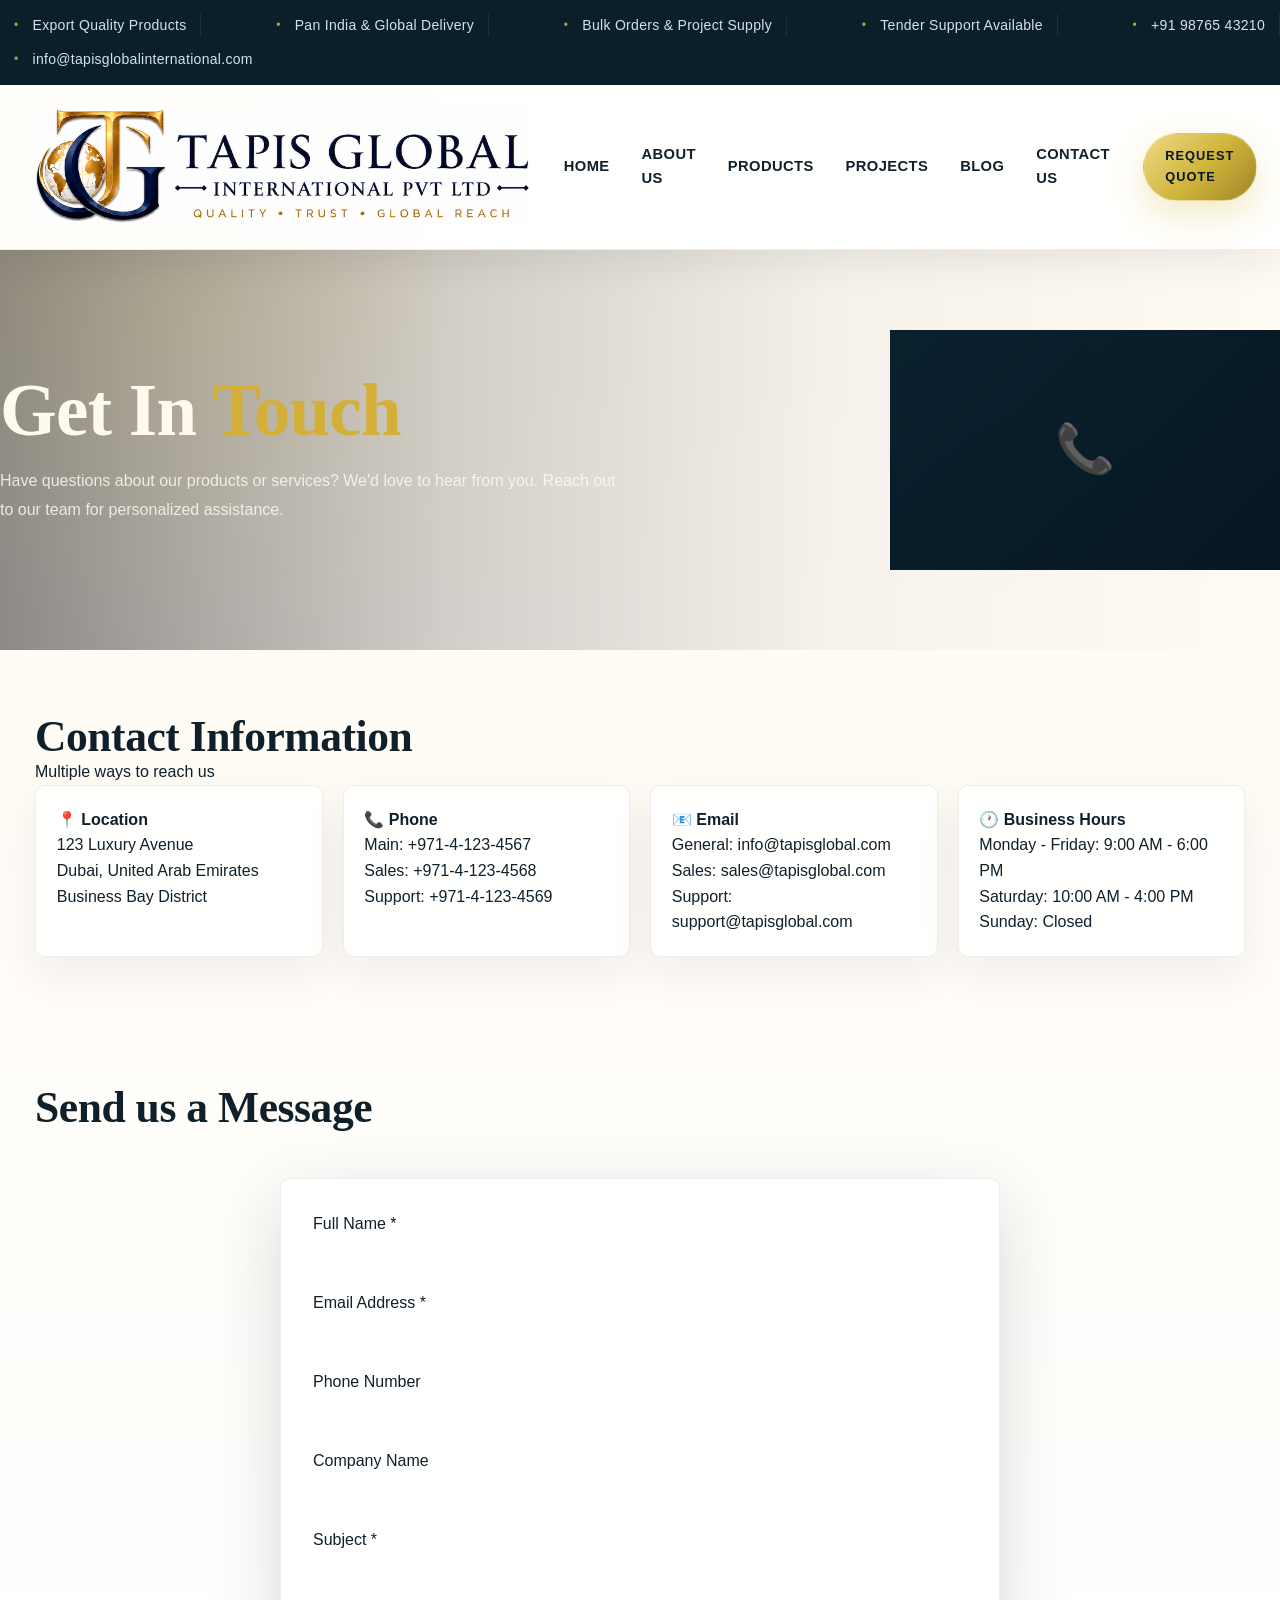
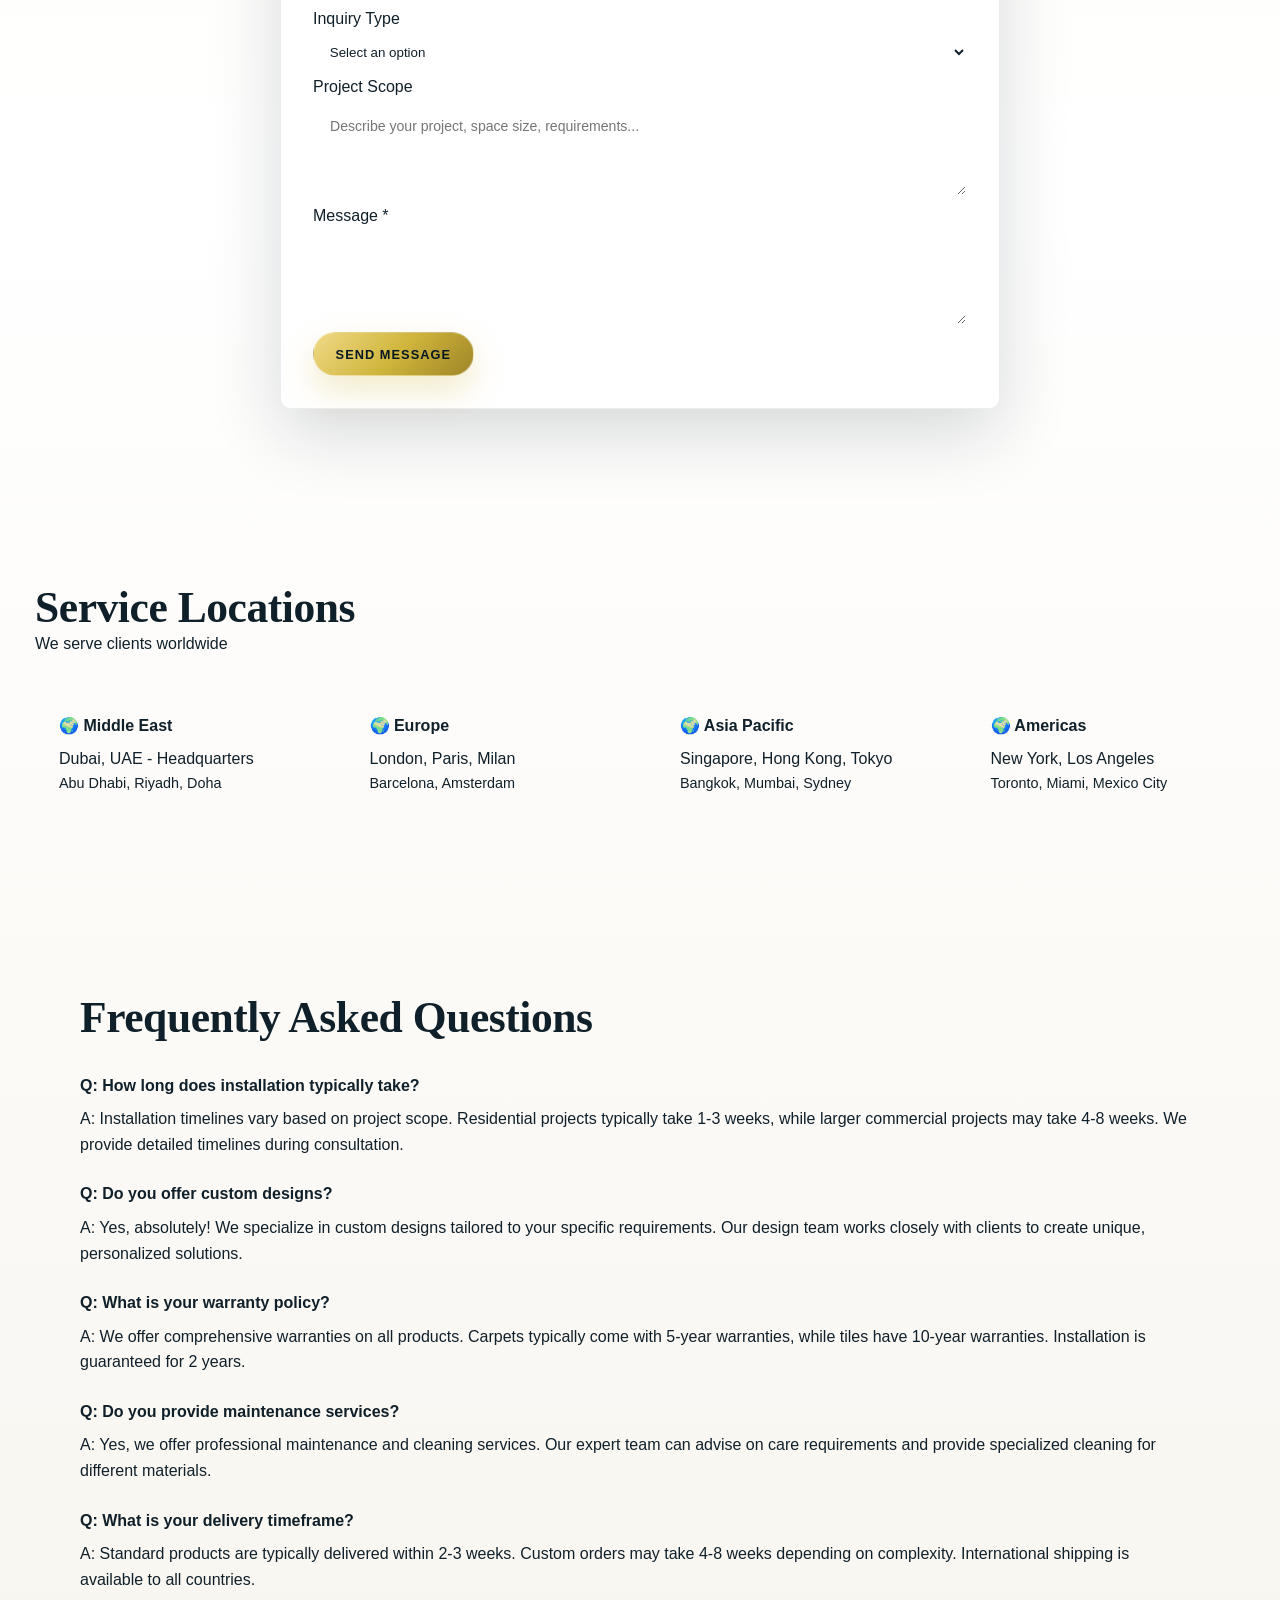
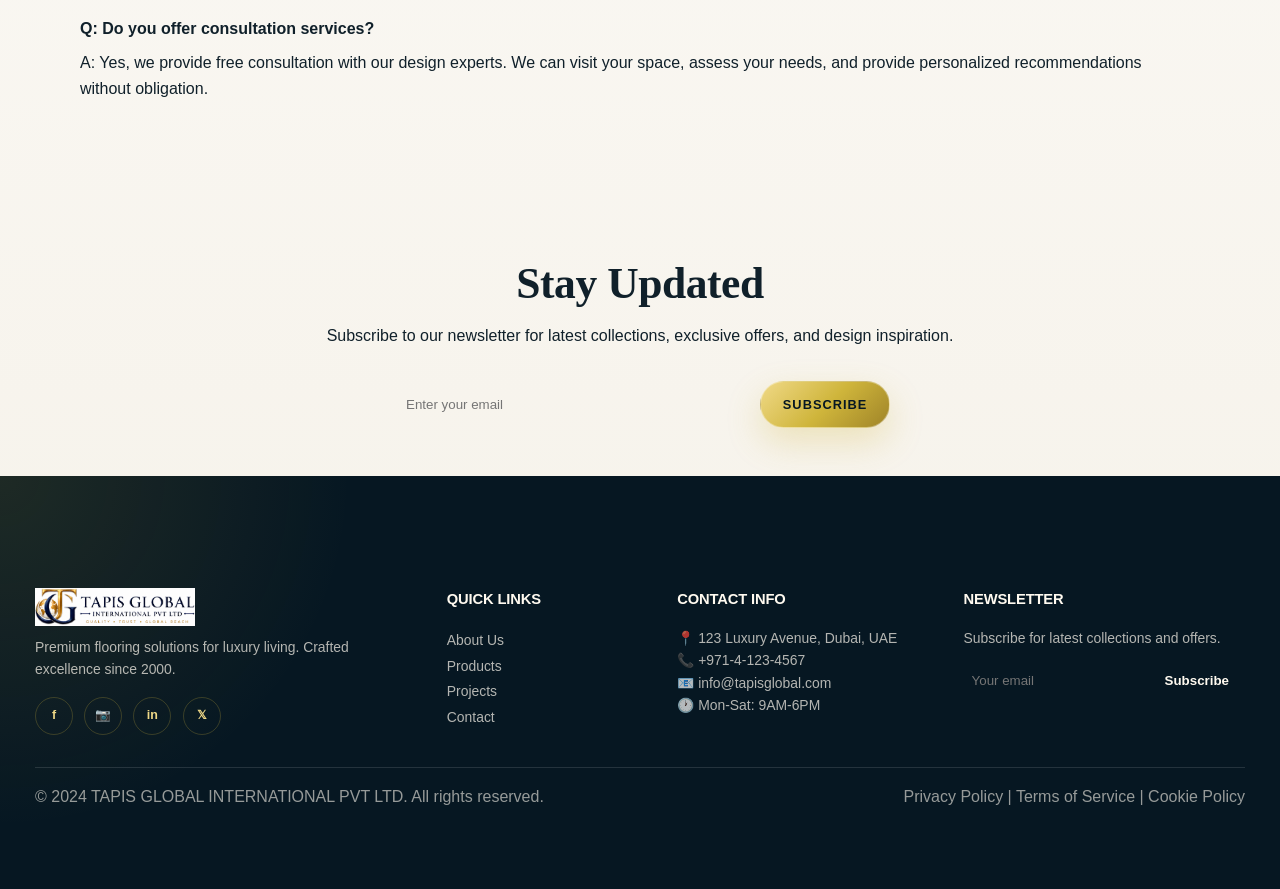
<file: contact.html>
<!DOCTYPE html>
<html lang="en">
<head>
    <meta charset="UTF-8">
    <meta name="viewport" content="width=device-width, initial-scale=1.0">
    <title>Contact Us - TAPIS GLOBAL INTERNATIONAL</title>
    <link rel="stylesheet" href="css/styles.css">
</head>
<body>
    <header class="site-header">
        <div class="utility-bar">
            <div class="utility-inner">
                <span>Export Quality Products</span>
                <span>Pan India & Global Delivery</span>
                <span>Bulk Orders & Project Supply</span>
                <span>Tender Support Available</span>
                <span>+91 98765 43210</span>
                <span>info@tapisglobalinternational.com</span>
            </div>
        </div>

        <nav class="main-nav">
            <div class="navbar">
                <a href="index.html" class="brand">
                    <img src="images/tapis-global-logo.png" class="brand-logo">
                    <span class="brand-fallback">
                        <strong>TAPIS GLOBAL</strong>
                        <small>INTERNATIONAL PVT LTD</small>
                        <em>QUALITY • TRUST • GLOBAL REACH</em>
                    </span>
                </a>
                <ul class="nav-links">
                    <li><a href="index.html">Home</a></li>
                    <li><a href="about.html">About Us</a></li>
                    <li><a href="products.html">Products</a></li>
                    <li><a href="projects.html">Projects</a></li>
                    <li><a href="blog.html">Blog</a></li>
                    <li><a href="contact.html">Contact Us</a></li>
                </ul>
                <a class="quote-button" href="contact.html">Request Quote</a>
                <div class="hamburger" aria-label="Toggle navigation" role="button" tabindex="0">
                    <span></span>
                    <span></span>
                    <span></span>
                </div>
            </div>
        </nav>
    </header>

    <!-- Navigation -->
   
    <!-- Hero Section -->
    <section class="hero" style="min-height: 400px;">
        <div class="hero-content">
            <h1>Get In <span style="color: #d4af37;">Touch</span></h1>
            <p>Have questions about our products or services? We'd love to hear from you. Reach out to our team for personalized assistance.</p>
        </div>
        <div class="about-image">
            📞
        </div>
    </section>

    <!-- Contact Information -->
    <section class="container">
        <h2>Contact Information</h2>
        <p class="section-subtitle">Multiple ways to reach us</p>
        <div class="contact-info">
            <div class="info-item">
                <h4>📍 Location</h4>
                <p>123 Luxury Avenue</p>
                <p>Dubai, United Arab Emirates</p>
                <p>Business Bay District</p>
            </div>
            <div class="info-item">
                <h4>📞 Phone</h4>
                <p>Main: +971-4-123-4567</p>
                <p>Sales: +971-4-123-4568</p>
                <p>Support: +971-4-123-4569</p>
            </div>
            <div class="info-item">
                <h4>📧 Email</h4>
                <p>General: info@tapisglobal.com</p>
                <p>Sales: sales@tapisglobal.com</p>
                <p>Support: support@tapisglobal.com</p>
            </div>
            <div class="info-item">
                <h4>🕐 Business Hours</h4>
                <p>Monday - Friday: 9:00 AM - 6:00 PM</p>
                <p>Saturday: 10:00 AM - 4:00 PM</p>
                <p>Sunday: Closed</p>
            </div>
        </div>
    </section>

    <!-- Contact Form -->
    <section class="container">
        <h2>Send us a Message</h2>
        <div class="contact-form">
            <form>
                <div class="form-group">
                    <label for="full-name">Full Name *</label>
                    <input type="text" id="full-name" name="name" required>
                </div>
                <div class="form-group">
                    <label for="contact-email">Email Address *</label>
                    <input type="email" id="contact-email" name="email" required>
                </div>
                <div class="form-group">
                    <label for="contact-phone">Phone Number</label>
                    <input type="tel" id="contact-phone" name="phone">
                </div>
                <div class="form-group">
                    <label for="company">Company Name</label>
                    <input type="text" id="company" name="company">
                </div>
                <div class="form-group">
                    <label for="subject">Subject *</label>
                    <input type="text" id="subject" name="subject" required>
                </div>
                <div class="form-group">
                    <label for="inquiry-type">Inquiry Type</label>
                    <select id="inquiry-type" name="inquiry_type" style="width: 100%; padding: 0.8rem; background-color: var(--primary-color); color: var(--text-color); border: 1px solid var(--accent-color); border-radius: 5px; font-family: inherit;">
                        <option value="" style="background-color: var(--primary-color); color: var(--text-color);">Select an option</option>
                        <option value="general" style="background-color: var(--primary-color); color: var(--text-color);">General Inquiry</option>
                        <option value="product" style="background-color: var(--primary-color); color: var(--text-color);">Product Information</option>
                        <option value="pricing" style="background-color: var(--primary-color); color: var(--text-color);">Pricing & Quote</option>
                        <option value="installation" style="background-color: var(--primary-color); color: var(--text-color);">Installation Service</option>
                        <option value="custom" style="background-color: var(--primary-color); color: var(--text-color);">Custom Design</option>
                        <option value="support" style="background-color: var(--primary-color); color: var(--text-color);">Customer Support</option>
                    </select>
                </div>
                <div class="form-group">
                    <label for="project-scope">Project Scope</label>
                    <textarea id="project-scope" name="project_scope" placeholder="Describe your project, space size, requirements..."></textarea>
                </div>
                <div class="form-group">
                    <label for="contact-message">Message *</label>
                    <textarea id="contact-message" name="message" required></textarea>
                </div>
                <button type="submit" class="form-submit">Send Message</button>
            </form>
        </div>
    </section>

    <!-- Service Locations -->
    <section class="container">
        <h2>Service Locations</h2>
        <p class="section-subtitle">We serve clients worldwide</p>
        <div style="display: grid; grid-template-columns: repeat(auto-fit, minmax(250px, 1fr)); gap: 2rem; padding: 2rem 0;">
            <div style="background-color: var(--secondary-color); padding: 1.5rem; border-radius: 10px; border: 1px solid var(--accent-color);">
                <h4 style="color: var(--accent-color); margin-bottom: 0.5rem;">🌍 Middle East</h4>
                <p style="color: var(--text-light);">Dubai, UAE - Headquarters</p>
                <p style="color: var(--text-light); font-size: 0.9rem;">Abu Dhabi, Riyadh, Doha</p>
            </div>
            <div style="background-color: var(--secondary-color); padding: 1.5rem; border-radius: 10px; border: 1px solid var(--accent-color);">
                <h4 style="color: var(--accent-color); margin-bottom: 0.5rem;">🌍 Europe</h4>
                <p style="color: var(--text-light);">London, Paris, Milan</p>
                <p style="color: var(--text-light); font-size: 0.9rem;">Barcelona, Amsterdam</p>
            </div>
            <div style="background-color: var(--secondary-color); padding: 1.5rem; border-radius: 10px; border: 1px solid var(--accent-color);">
                <h4 style="color: var(--accent-color); margin-bottom: 0.5rem;">🌍 Asia Pacific</h4>
                <p style="color: var(--text-light);">Singapore, Hong Kong, Tokyo</p>
                <p style="color: var(--text-light); font-size: 0.9rem;">Bangkok, Mumbai, Sydney</p>
            </div>
            <div style="background-color: var(--secondary-color); padding: 1.5rem; border-radius: 10px; border: 1px solid var(--accent-color);">
                <h4 style="color: var(--accent-color); margin-bottom: 0.5rem;">🌍 Americas</h4>
                <p style="color: var(--text-light);">New York, Los Angeles</p>
                <p style="color: var(--text-light); font-size: 0.9rem;">Toronto, Miami, Mexico City</p>
            </div>
        </div>
    </section>

    <!-- FAQ Section -->
    <section class="container" style="background-color: var(--secondary-color); margin: 2rem; padding: 3rem; border-radius: 10px;">
        <h2>Frequently Asked Questions</h2>
        <div style="display: grid; gap: 1.5rem; padding: 2rem 0;">
            <div>
                <h4 style="color: var(--accent-color); margin-bottom: 0.5rem;">Q: How long does installation typically take?</h4>
                <p style="color: var(--text-light);">A: Installation timelines vary based on project scope. Residential projects typically take 1-3 weeks, while larger commercial projects may take 4-8 weeks. We provide detailed timelines during consultation.</p>
            </div>
            <div>
                <h4 style="color: var(--accent-color); margin-bottom: 0.5rem;">Q: Do you offer custom designs?</h4>
                <p style="color: var(--text-light);">A: Yes, absolutely! We specialize in custom designs tailored to your specific requirements. Our design team works closely with clients to create unique, personalized solutions.</p>
            </div>
            <div>
                <h4 style="color: var(--accent-color); margin-bottom: 0.5rem;">Q: What is your warranty policy?</h4>
                <p style="color: var(--text-light);">A: We offer comprehensive warranties on all products. Carpets typically come with 5-year warranties, while tiles have 10-year warranties. Installation is guaranteed for 2 years.</p>
            </div>
            <div>
                <h4 style="color: var(--accent-color); margin-bottom: 0.5rem;">Q: Do you provide maintenance services?</h4>
                <p style="color: var(--text-light);">A: Yes, we offer professional maintenance and cleaning services. Our expert team can advise on care requirements and provide specialized cleaning for different materials.</p>
            </div>
            <div>
                <h4 style="color: var(--accent-color); margin-bottom: 0.5rem;">Q: What is your delivery timeframe?</h4>
                <p style="color: var(--text-light);">A: Standard products are typically delivered within 2-3 weeks. Custom orders may take 4-8 weeks depending on complexity. International shipping is available to all countries.</p>
            </div>
            <div>
                <h4 style="color: var(--accent-color); margin-bottom: 0.5rem;">Q: Do you offer consultation services?</h4>
                <p style="color: var(--text-light);">A: Yes, we provide free consultation with our design experts. We can visit your space, assess your needs, and provide personalized recommendations without obligation.</p>
            </div>
        </div>
    </section>

    <!-- Newsletter Signup -->
    <section class="container" style="text-align: center; padding: 3rem 2rem;">
        <h2 style="color: var(--accent-color); margin-bottom: 1rem;">Stay Updated</h2>
        <p style="color: var(--text-light); margin-bottom: 2rem;">Subscribe to our newsletter for latest collections, exclusive offers, and design inspiration.</p>
        <form style="display: flex; max-width: 500px; margin: 0 auto; gap: 0.5rem;">
            <input type="email" placeholder="Enter your email" required style="flex: 1; padding: 1rem; background-color: var(--secondary-color); color: var(--text-color); border: 1px solid var(--accent-color); border-radius: 5px; font-family: inherit;">
            <button type="submit" class="cta-button" style="margin: 0;">Subscribe</button>
        </form>
    </section>

    <!-- Footer -->
    <footer>
        <div class="container">
            <div class="footer-content">
                <div class="footer-section">
                  <img src="./images/tapis-global-logo.png" class="footer-logo">
                    <p>Premium flooring solutions for luxury living. Crafted excellence since 2000.</p>
                    <div class="social-links">
                        <a href="#" title="Facebook">f</a>
                        <a href="#" title="Instagram">📷</a>
                        <a href="#" title="LinkedIn">in</a>
                        <a href="#" title="Twitter">𝕏</a>
                    </div>
                </div>
                <div class="footer-section">
                    <h3>Quick Links</h3>
                    <ul>
                        <li><a href="about.html">About Us</a></li>
                        <li><a href="products.html">Products</a></li>
                        <li><a href="projects.html">Projects</a></li>
                        <li><a href="contact.html">Contact</a></li>
                    </ul>
                </div>
                <div class="footer-section">
                    <h3>Contact Info</h3>
                    <p>📍 123 Luxury Avenue, Dubai, UAE</p>
                    <p>📞 +971-4-123-4567</p>
                    <p>📧 info@tapisglobal.com</p>
                    <p>🕐 Mon-Sat: 9AM-6PM</p>
                </div>
                <div class="footer-section">
                    <h3>Newsletter</h3>
                    <p>Subscribe for latest collections and offers.</p>
                    <form style="display: flex; margin-top: 1rem;">
                        <input type="email" placeholder="Your email" style="flex: 1; padding: 0.5rem; background-color: var(--primary-color); color: var(--text-color); border: 1px solid var(--accent-color); border-radius: 5px 0 0 5px;">
                        <button type="submit" style="background-color: var(--accent-color); color: var(--primary-color); padding: 0.5rem 1rem; border: none; border-radius: 0 5px 5px 0; cursor: pointer; font-weight: bold;">Subscribe</button>
                    </form>
                </div>
            </div>
            <div class="footer-bottom">
                <p>&copy; 2024 TAPIS GLOBAL INTERNATIONAL PVT LTD. All rights reserved.</p>
                <p>Privacy Policy | Terms of Service | Cookie Policy</p>
            </div>
        </div>
    </footer>

    <script src="js/script.js"></script>
</body>
</html>
</file>
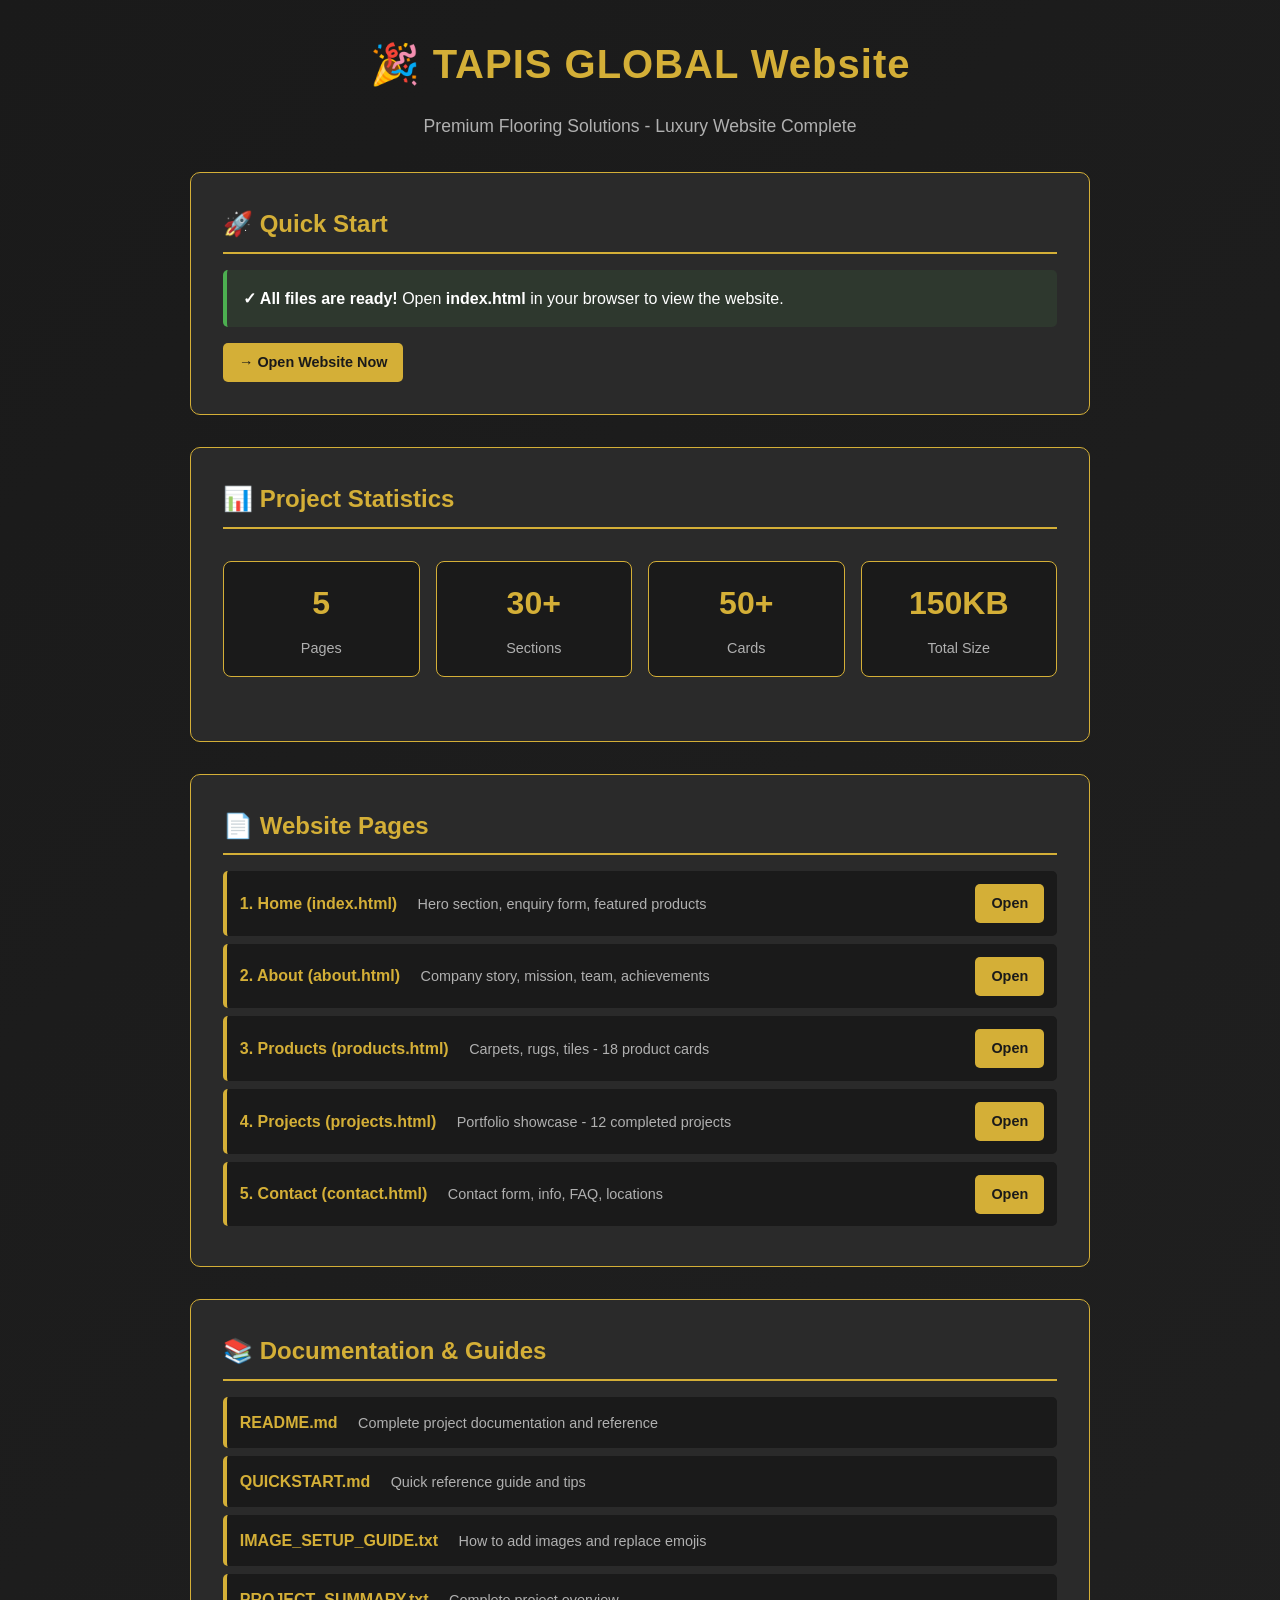
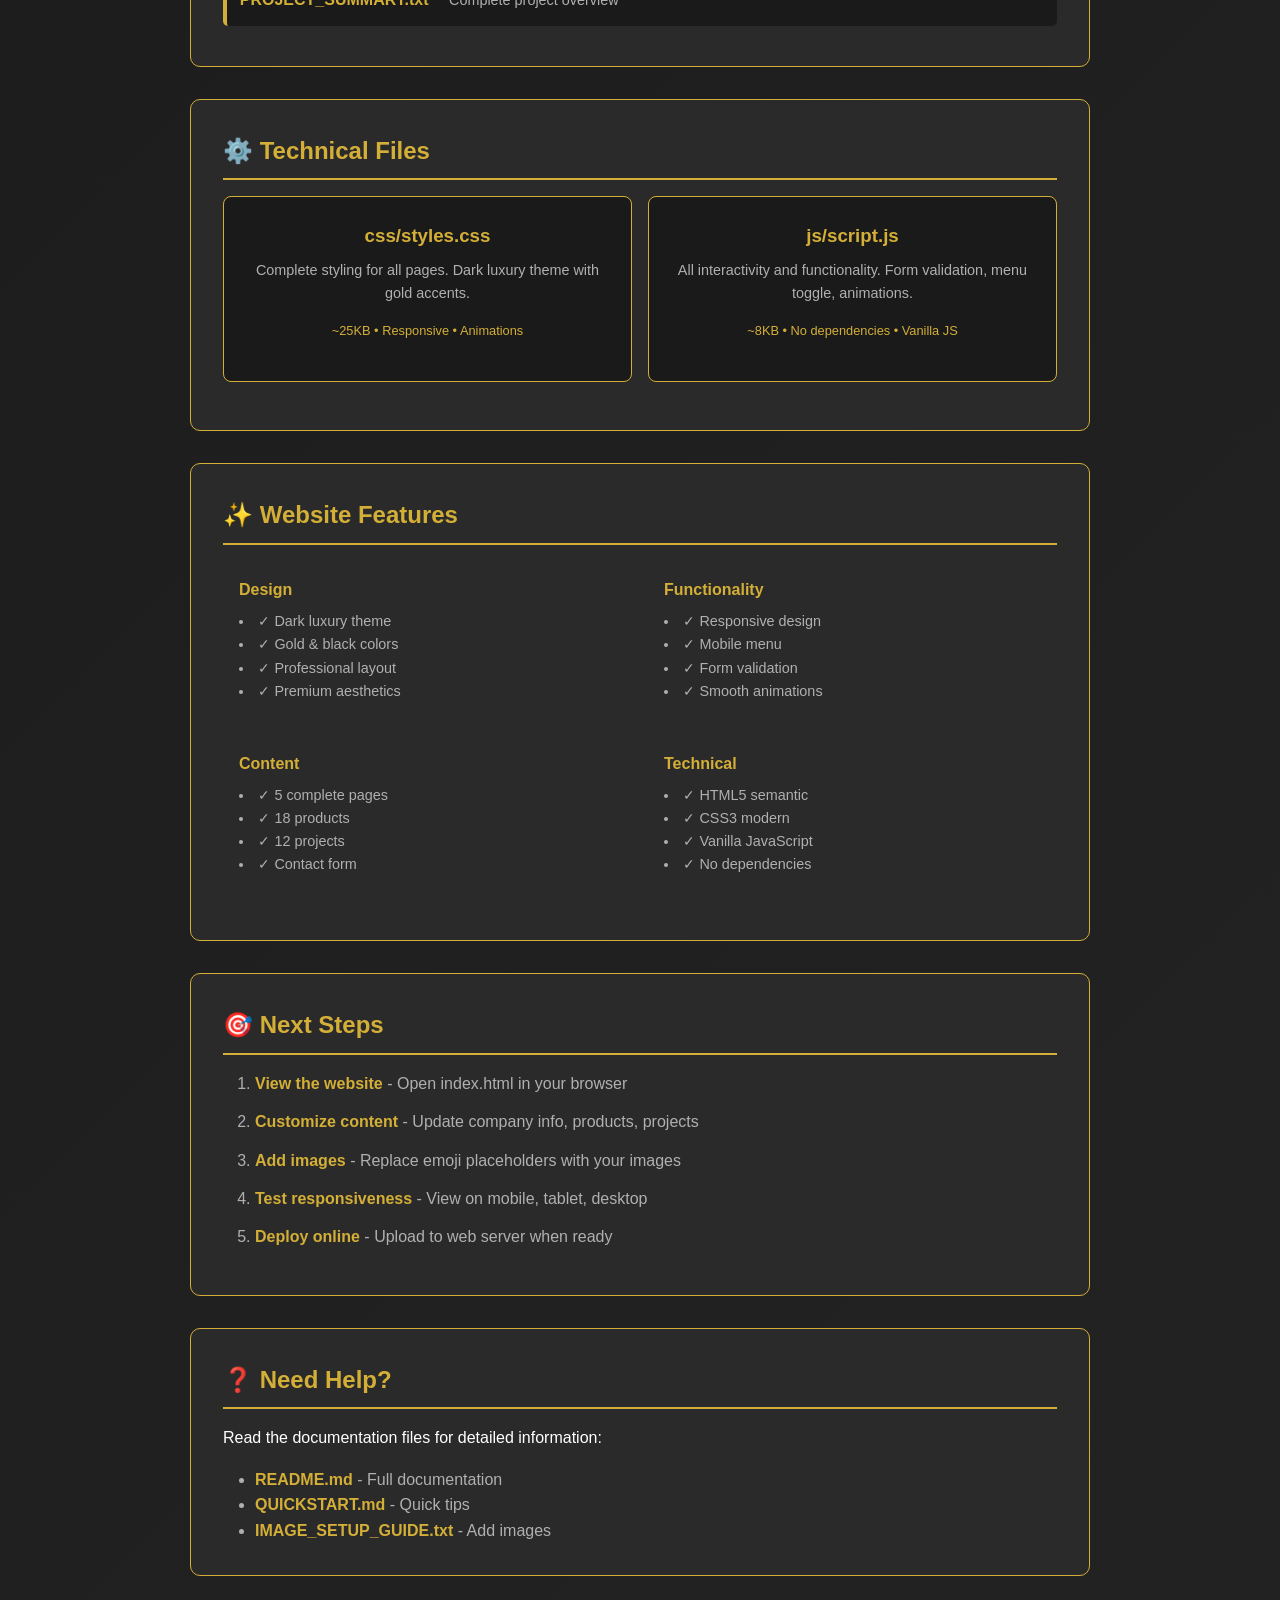
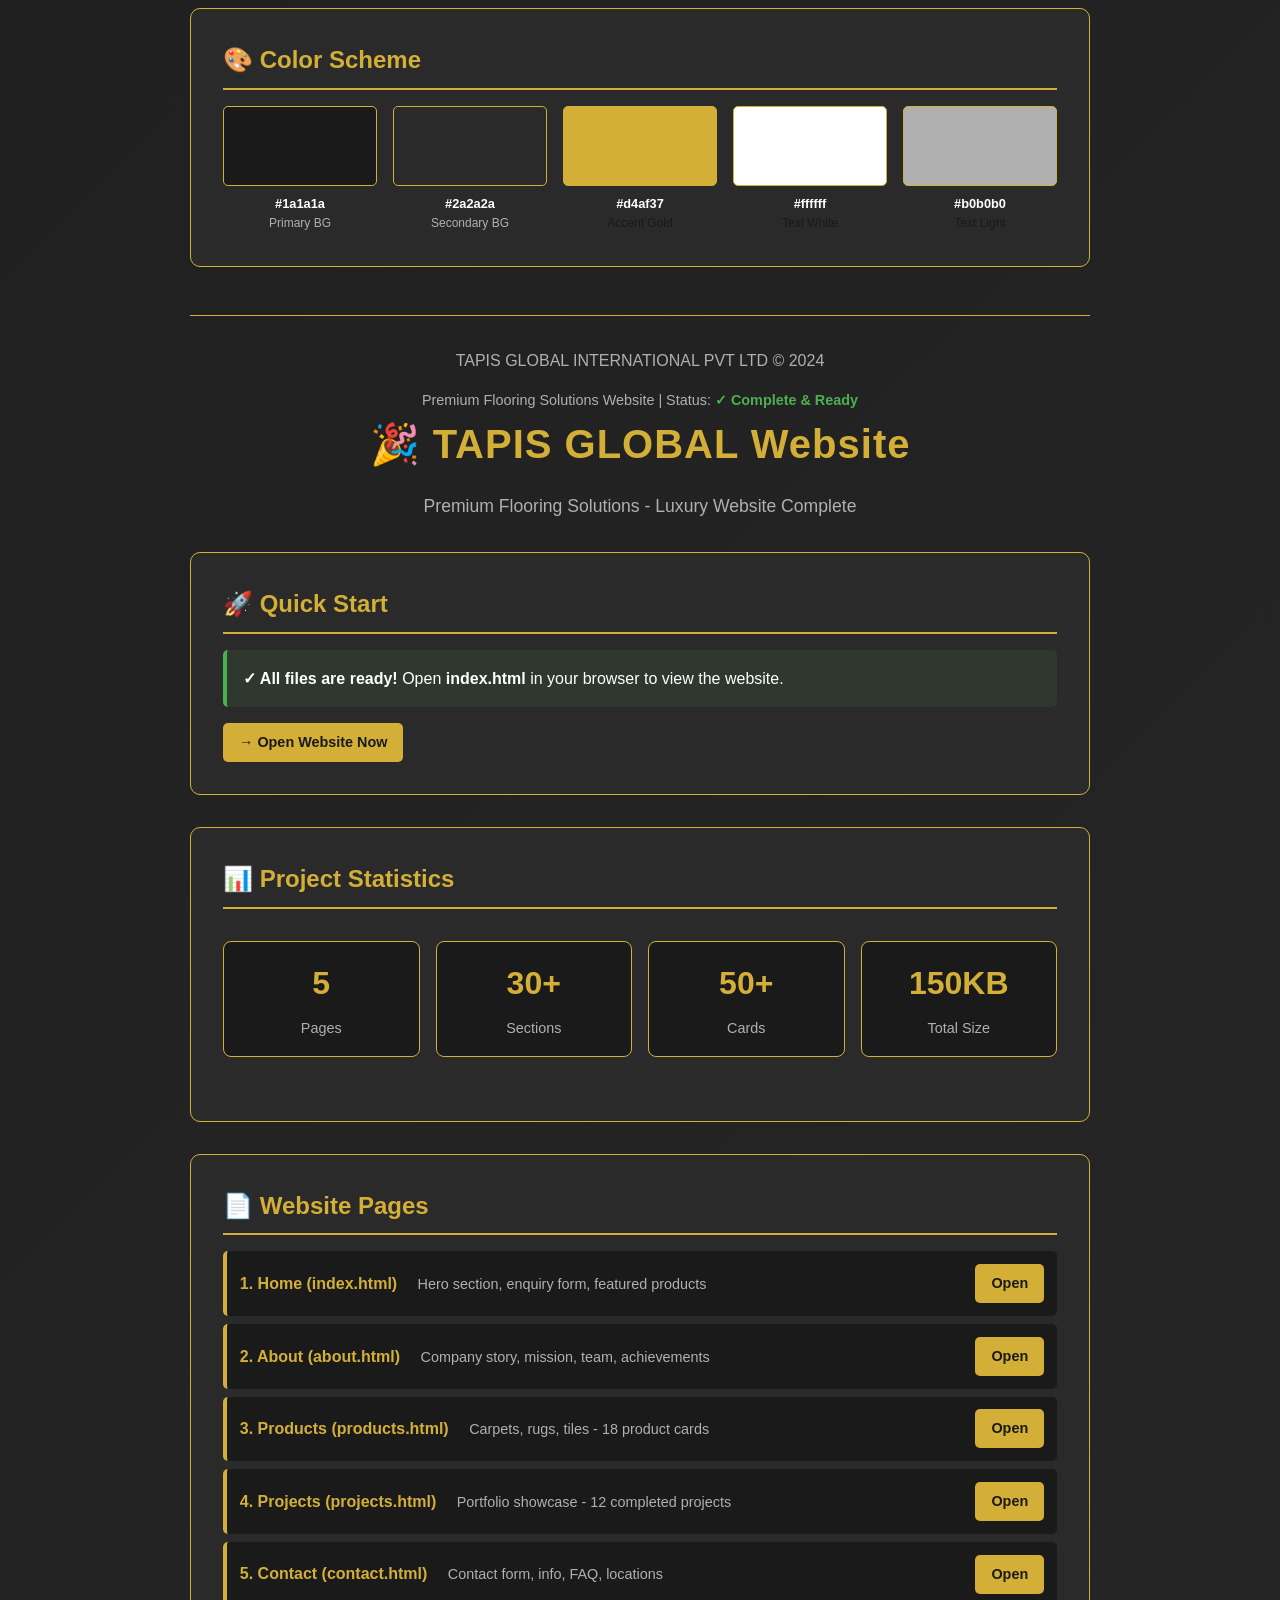
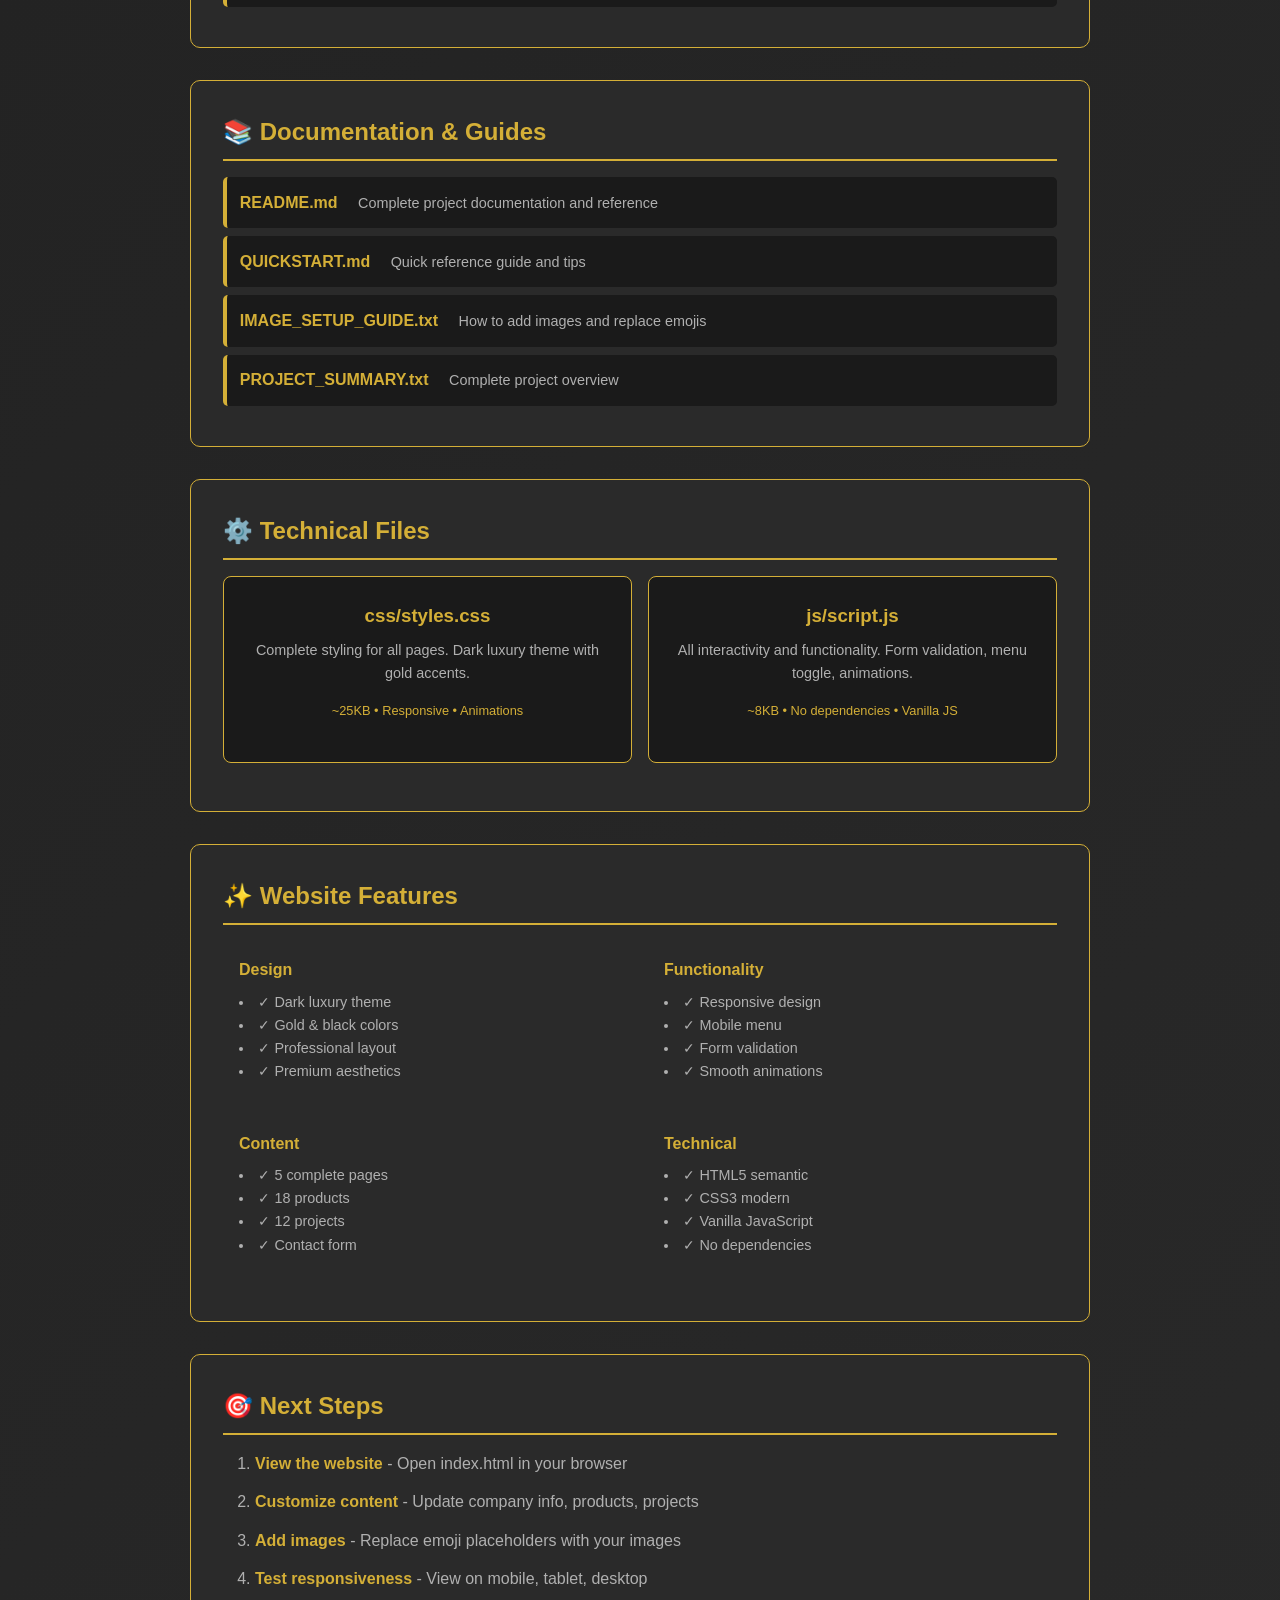
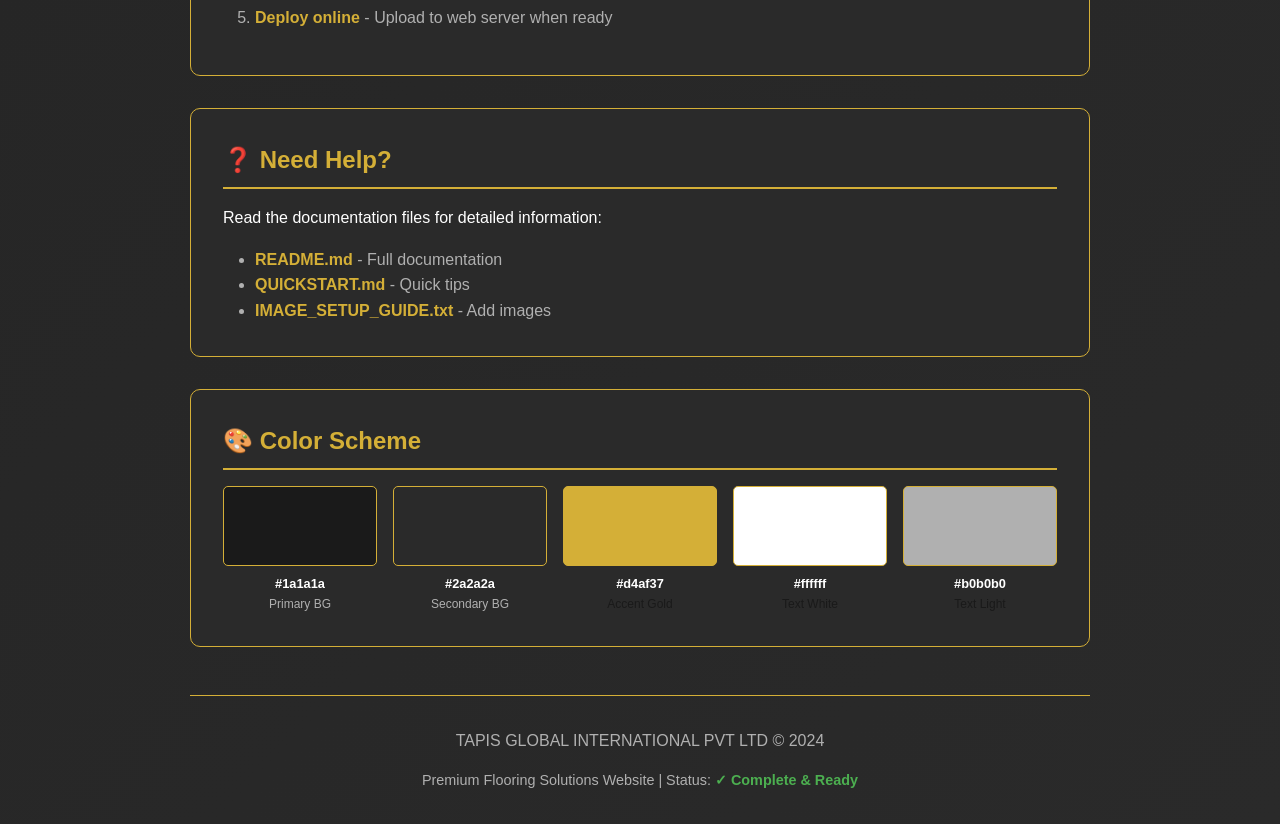
<file: FILE_INDEX.html>
<!DOCTYPE html>
<html lang="en">
<head>
    <meta charset="UTF-8">
    <meta name="viewport" content="width=device-width, initial-scale=1.0">
    <title>TAPIS GLOBAL - Website File Directory</title>
    <style>
        * {
            margin: 0;
            padding: 0;
            box-sizing: border-box;
        }
        
        body {
            font-family: 'Segoe UI', Tahoma, Geneva, Verdana, sans-serif;
            background: linear-gradient(135deg, #1a1a1a 0%, #2a2a2a 100%);
            color: #ffffff;
            padding: 2rem;
            line-height: 1.6;
        }
        
        .container {
            max-width: 900px;
            margin: 0 auto;
        }
        
        h1 {
            color: #d4af37;
            margin-bottom: 1rem;
            font-size: 2.5rem;
            text-align: center;
            letter-spacing: 1px;
        }
        
        .subtitle {
            text-align: center;
            color: #b0b0b0;
            margin-bottom: 2rem;
            font-size: 1.1rem;
        }
        
        .section {
            background-color: #2a2a2a;
            border: 1px solid #d4af37;
            border-radius: 10px;
            padding: 2rem;
            margin-bottom: 2rem;
        }
        
        h2 {
            color: #d4af37;
            font-size: 1.5rem;
            margin-bottom: 1rem;
            border-bottom: 2px solid #d4af37;
            padding-bottom: 0.5rem;
        }
        
        .file-list {
            list-style: none;
            padding-left: 0;
        }
        
        .file-item {
            padding: 0.8rem;
            margin: 0.5rem 0;
            background-color: #1a1a1a;
            border-left: 4px solid #d4af37;
            border-radius: 5px;
            display: flex;
            justify-content: space-between;
            align-items: center;
        }
        
        .file-name {
            font-weight: bold;
            color: #d4af37;
        }
        
        .file-desc {
            color: #b0b0b0;
            font-size: 0.9rem;
            margin-left: 1rem;
        }
        
        .link-button {
            display: inline-block;
            background-color: #d4af37;
            color: #1a1a1a;
            padding: 0.5rem 1rem;
            text-decoration: none;
            border-radius: 5px;
            font-weight: bold;
            font-size: 0.9rem;
            cursor: pointer;
            transition: transform 0.2s, box-shadow 0.2s;
        }
        
        .link-button:hover {
            transform: translateY(-2px);
            box-shadow: 0 5px 15px rgba(212, 175, 55, 0.3);
        }
        
        .grid {
            display: grid;
            grid-template-columns: 1fr 1fr;
            gap: 1rem;
            margin: 1rem 0;
        }
        
        .card {
            background-color: #1a1a1a;
            border: 1px solid #d4af37;
            border-radius: 8px;
            padding: 1.5rem;
            text-align: center;
        }
        
        .card h3 {
            color: #d4af37;
            margin-bottom: 0.5rem;
        }
        
        .card p {
            color: #b0b0b0;
            font-size: 0.9rem;
            margin-bottom: 1rem;
        }
        
        .stats {
            display: grid;
            grid-template-columns: repeat(4, 1fr);
            gap: 1rem;
            margin: 2rem 0;
        }
        
        .stat {
            text-align: center;
            padding: 1rem;
            background-color: #1a1a1a;
            border-radius: 8px;
            border: 1px solid #d4af37;
        }
        
        .stat-number {
            font-size: 2rem;
            color: #d4af37;
            font-weight: bold;
        }
        
        .stat-label {
            color: #b0b0b0;
            font-size: 0.9rem;
            margin-top: 0.5rem;
        }
        
        .warning {
            background-color: rgba(244, 67, 54, 0.1);
            border-left: 4px solid #f44336;
            padding: 1rem;
            margin: 1rem 0;
            border-radius: 5px;
        }
        
        .success {
            background-color: rgba(76, 175, 80, 0.1);
            border-left: 4px solid #4caf50;
            padding: 1rem;
            margin: 1rem 0;
            border-radius: 5px;
        }
        
        .footer {
            text-align: center;
            margin-top: 3rem;
            padding-top: 2rem;
            border-top: 1px solid #d4af37;
            color: #b0b0b0;
        }
        
        @media (max-width: 768px) {
            .grid {
                grid-template-columns: 1fr;
            }
            
            .stats {
                grid-template-columns: repeat(2, 1fr);
            }
            
            h1 {
                font-size: 1.8rem;
            }
        }
    </style>
</head>
<body>
    <div class="container">
        <h1>🎉 TAPIS GLOBAL Website</h1>
        <p class="subtitle">Premium Flooring Solutions - Luxury Website Complete</p>
        
        <!-- Quick Start Section -->
        <div class="section">
            <h2>🚀 Quick Start</h2>
            <div class="success">
                <strong>✓ All files are ready!</strong> Open <strong>index.html</strong> in your browser to view the website.
            </div>
            <p style="margin-top: 1rem;">
                <a href="index.html" class="link-button">→ Open Website Now</a>
            </p>
        </div>
        
        <!-- Project Statistics -->
        <div class="section">
            <h2>📊 Project Statistics</h2>
            <div class="stats">
                <div class="stat">
                    <div class="stat-number">5</div>
                    <div class="stat-label">Pages</div>
                </div>
                <div class="stat">
                    <div class="stat-number">30+</div>
                    <div class="stat-label">Sections</div>
                </div>
                <div class="stat">
                    <div class="stat-number">50+</div>
                    <div class="stat-label">Cards</div>
                </div>
                <div class="stat">
                    <div class="stat-number">150KB</div>
                    <div class="stat-label">Total Size</div>
                </div>
            </div>
        </div>
        
        <!-- Website Pages -->
        <div class="section">
            <h2>📄 Website Pages</h2>
            <ul class="file-list">
                <li class="file-item">
                    <div>
                        <span class="file-name">1. Home (index.html)</span>
                        <span class="file-desc">Hero section, enquiry form, featured products</span>
                    </div>
                    <a href="index.html" class="link-button">Open</a>
                </li>
                <li class="file-item">
                    <div>
                        <span class="file-name">2. About (about.html)</span>
                        <span class="file-desc">Company story, mission, team, achievements</span>
                    </div>
                    <a href="about.html" class="link-button">Open</a>
                </li>
                <li class="file-item">
                    <div>
                        <span class="file-name">3. Products (products.html)</span>
                        <span class="file-desc">Carpets, rugs, tiles - 18 product cards</span>
                    </div>
                    <a href="products.html" class="link-button">Open</a>
                </li>
                <li class="file-item">
                    <div>
                        <span class="file-name">4. Projects (projects.html)</span>
                        <span class="file-desc">Portfolio showcase - 12 completed projects</span>
                    </div>
                    <a href="projects.html" class="link-button">Open</a>
                </li>
                <li class="file-item">
                    <div>
                        <span class="file-name">5. Contact (contact.html)</span>
                        <span class="file-desc">Contact form, info, FAQ, locations</span>
                    </div>
                    <a href="contact.html" class="link-button">Open</a>
                </li>
            </ul>
        </div>
        
        <!-- Documentation Files -->
        <div class="section">
            <h2>📚 Documentation & Guides</h2>
            <ul class="file-list">
                <li class="file-item">
                    <div>
                        <span class="file-name">README.md</span>
                        <span class="file-desc">Complete project documentation and reference</span>
                    </div>
                </li>
                <li class="file-item">
                    <div>
                        <span class="file-name">QUICKSTART.md</span>
                        <span class="file-desc">Quick reference guide and tips</span>
                    </div>
                </li>
                <li class="file-item">
                    <div>
                        <span class="file-name">IMAGE_SETUP_GUIDE.txt</span>
                        <span class="file-desc">How to add images and replace emojis</span>
                    </div>
                </li>
                <li class="file-item">
                    <div>
                        <span class="file-name">PROJECT_SUMMARY.txt</span>
                        <span class="file-desc">Complete project overview</span>
                    </div>
                </li>
            </ul>
        </div>
        
        <!-- Technical Files -->
        <div class="section">
            <h2>⚙️ Technical Files</h2>
            <div class="grid">
                <div class="card">
                    <h3>css/styles.css</h3>
                    <p>Complete styling for all pages. Dark luxury theme with gold accents.</p>
                    <p style="font-size: 0.8rem; color: #d4af37;">~25KB • Responsive • Animations</p>
                </div>
                <div class="card">
                    <h3>js/script.js</h3>
                    <p>All interactivity and functionality. Form validation, menu toggle, animations.</p>
                    <p style="font-size: 0.8rem; color: #d4af37;">~8KB • No dependencies • Vanilla JS</p>
                </div>
            </div>
        </div>
        
        <!-- Features -->
        <div class="section">
            <h2>✨ Website Features</h2>
            <div class="grid">
                <div style="padding: 1rem;">
                    <h4 style="color: #d4af37; margin-bottom: 0.5rem;">Design</h4>
                    <ul style="color: #b0b0b0; font-size: 0.9rem; list-style-position: inside;">
                        <li>✓ Dark luxury theme</li>
                        <li>✓ Gold & black colors</li>
                        <li>✓ Professional layout</li>
                        <li>✓ Premium aesthetics</li>
                    </ul>
                </div>
                <div style="padding: 1rem;">
                    <h4 style="color: #d4af37; margin-bottom: 0.5rem;">Functionality</h4>
                    <ul style="color: #b0b0b0; font-size: 0.9rem; list-style-position: inside;">
                        <li>✓ Responsive design</li>
                        <li>✓ Mobile menu</li>
                        <li>✓ Form validation</li>
                        <li>✓ Smooth animations</li>
                    </ul>
                </div>
                <div style="padding: 1rem;">
                    <h4 style="color: #d4af37; margin-bottom: 0.5rem;">Content</h4>
                    <ul style="color: #b0b0b0; font-size: 0.9rem; list-style-position: inside;">
                        <li>✓ 5 complete pages</li>
                        <li>✓ 18 products</li>
                        <li>✓ 12 projects</li>
                        <li>✓ Contact form</li>
                    </ul>
                </div>
                <div style="padding: 1rem;">
                    <h4 style="color: #d4af37; margin-bottom: 0.5rem;">Technical</h4>
                    <ul style="color: #b0b0b0; font-size: 0.9rem; list-style-position: inside;">
                        <li>✓ HTML5 semantic</li>
                        <li>✓ CSS3 modern</li>
                        <li>✓ Vanilla JavaScript</li>
                        <li>✓ No dependencies</li>
                    </ul>
                </div>
            </div>
        </div>
        
        <!-- Next Steps -->
        <div class="section">
            <h2>🎯 Next Steps</h2>
            <ol style="padding-left: 2rem; color: #b0b0b0;">
                <li style="margin-bottom: 0.8rem;">
                    <strong style="color: #d4af37;">View the website</strong> - Open index.html in your browser
                </li>
                <li style="margin-bottom: 0.8rem;">
                    <strong style="color: #d4af37;">Customize content</strong> - Update company info, products, projects
                </li>
                <li style="margin-bottom: 0.8rem;">
                    <strong style="color: #d4af37;">Add images</strong> - Replace emoji placeholders with your images
                </li>
                <li style="margin-bottom: 0.8rem;">
                    <strong style="color: #d4af37;">Test responsiveness</strong> - View on mobile, tablet, desktop
                </li>
                <li style="margin-bottom: 0.8rem;">
                    <strong style="color: #d4af37;">Deploy online</strong> - Upload to web server when ready
                </li>
            </ol>
        </div>
        
        <!-- Support -->
        <div class="section">
            <h2>❓ Need Help?</h2>
            <p>
                Read the documentation files for detailed information:
            </p>
            <ul style="padding-left: 2rem; color: #b0b0b0; margin-top: 1rem;">
                <li><strong style="color: #d4af37;">README.md</strong> - Full documentation</li>
                <li><strong style="color: #d4af37;">QUICKSTART.md</strong> - Quick tips</li>
                <li><strong style="color: #d4af37;">IMAGE_SETUP_GUIDE.txt</strong> - Add images</li>
            </ul>
        </div>
        
        <!-- Color Guide -->
        <div class="section">
            <h2>🎨 Color Scheme</h2>
            <div style="display: grid; grid-template-columns: repeat(5, 1fr); gap: 1rem; margin-top: 1rem;">
                <div style="text-align: center;">
                    <div style="width: 100%; height: 80px; background-color: #1a1a1a; border: 1px solid #d4af37; border-radius: 5px; margin-bottom: 0.5rem;"></div>
                    <p style="font-size: 0.8rem;"><strong>#1a1a1a</strong></p>
                    <p style="font-size: 0.75rem; color: #b0b0b0;">Primary BG</p>
                </div>
                <div style="text-align: center;">
                    <div style="width: 100%; height: 80px; background-color: #2a2a2a; border: 1px solid #d4af37; border-radius: 5px; margin-bottom: 0.5rem;"></div>
                    <p style="font-size: 0.8rem;"><strong>#2a2a2a</strong></p>
                    <p style="font-size: 0.75rem; color: #b0b0b0;">Secondary BG</p>
                </div>
                <div style="text-align: center;">
                    <div style="width: 100%; height: 80px; background-color: #d4af37; border: 1px solid #d4af37; border-radius: 5px; margin-bottom: 0.5rem;"></div>
                    <p style="font-size: 0.8rem;"><strong>#d4af37</strong></p>
                    <p style="font-size: 0.75rem; color: #1a1a1a;">Accent Gold</p>
                </div>
                <div style="text-align: center;">
                    <div style="width: 100%; height: 80px; background-color: #ffffff; border: 1px solid #d4af37; border-radius: 5px; margin-bottom: 0.5rem;"></div>
                    <p style="font-size: 0.8rem;"><strong>#ffffff</strong></p>
                    <p style="font-size: 0.75rem; color: #1a1a1a;">Text White</p>
                </div>
                <div style="text-align: center;">
                    <div style="width: 100%; height: 80px; background-color: #b0b0b0; border: 1px solid #d4af37; border-radius: 5px; margin-bottom: 0.5rem;"></div>
                    <p style="font-size: 0.8rem;"><strong>#b0b0b0</strong></p>
                    <p style="font-size: 0.75rem; color: #1a1a1a;">Text Light</p>
                </div>
            </div>
        </div>
        
        <!-- Footer -->
        <div class="footer">
            <p>TAPIS GLOBAL INTERNATIONAL PVT LTD © 2024</p>
            <p style="margin-top: 1rem; font-size: 0.9rem;">Premium Flooring Solutions Website | Status: <strong style="color: #4caf50;">✓ Complete & Ready</strong></p>
        </div>
    </div>
</body>
</html>

<!DOCTYPE html>
<html lang="en">
<head>
    <meta charset="UTF-8">
    <meta name="viewport" content="width=device-width, initial-scale=1.0">
    <title>TAPIS GLOBAL - Website File Directory</title>
    <style>
        * {
            margin: 0;
            padding: 0;
            box-sizing: border-box;
        }
        
        body {
            font-family: 'Segoe UI', Tahoma, Geneva, Verdana, sans-serif;
            background: linear-gradient(135deg, #1a1a1a 0%, #2a2a2a 100%);
            color: #ffffff;
            padding: 2rem;
            line-height: 1.6;
        }
        
        .container {
            max-width: 900px;
            margin: 0 auto;
        }
        
        h1 {
            color: #d4af37;
            margin-bottom: 1rem;
            font-size: 2.5rem;
            text-align: center;
            letter-spacing: 1px;
        }
        
        .subtitle {
            text-align: center;
            color: #b0b0b0;
            margin-bottom: 2rem;
            font-size: 1.1rem;
        }
        
        .section {
            background-color: #2a2a2a;
            border: 1px solid #d4af37;
            border-radius: 10px;
            padding: 2rem;
            margin-bottom: 2rem;
        }
        
        h2 {
            color: #d4af37;
            font-size: 1.5rem;
            margin-bottom: 1rem;
            border-bottom: 2px solid #d4af37;
            padding-bottom: 0.5rem;
        }
        
        .file-list {
            list-style: none;
            padding-left: 0;
        }
        
        .file-item {
            padding: 0.8rem;
            margin: 0.5rem 0;
            background-color: #1a1a1a;
            border-left: 4px solid #d4af37;
            border-radius: 5px;
            display: flex;
            justify-content: space-between;
            align-items: center;
        }
        
        .file-name {
            font-weight: bold;
            color: #d4af37;
        }
        
        .file-desc {
            color: #b0b0b0;
            font-size: 0.9rem;
            margin-left: 1rem;
        }
        
        .link-button {
            display: inline-block;
            background-color: #d4af37;
            color: #1a1a1a;
            padding: 0.5rem 1rem;
            text-decoration: none;
            border-radius: 5px;
            font-weight: bold;
            font-size: 0.9rem;
            cursor: pointer;
            transition: transform 0.2s, box-shadow 0.2s;
        }
        
        .link-button:hover {
            transform: translateY(-2px);
            box-shadow: 0 5px 15px rgba(212, 175, 55, 0.3);
        }
        
        .grid {
            display: grid;
            grid-template-columns: 1fr 1fr;
            gap: 1rem;
            margin: 1rem 0;
        }
        
        .card {
            background-color: #1a1a1a;
            border: 1px solid #d4af37;
            border-radius: 8px;
            padding: 1.5rem;
            text-align: center;
        }
        
        .card h3 {
            color: #d4af37;
            margin-bottom: 0.5rem;
        }
        
        .card p {
            color: #b0b0b0;
            font-size: 0.9rem;
            margin-bottom: 1rem;
        }
        
        .stats {
            display: grid;
            grid-template-columns: repeat(4, 1fr);
            gap: 1rem;
            margin: 2rem 0;
        }
        
        .stat {
            text-align: center;
            padding: 1rem;
            background-color: #1a1a1a;
            border-radius: 8px;
            border: 1px solid #d4af37;
        }
        
        .stat-number {
            font-size: 2rem;
            color: #d4af37;
            font-weight: bold;
        }
        
        .stat-label {
            color: #b0b0b0;
            font-size: 0.9rem;
            margin-top: 0.5rem;
        }
        
        .warning {
            background-color: rgba(244, 67, 54, 0.1);
            border-left: 4px solid #f44336;
            padding: 1rem;
            margin: 1rem 0;
            border-radius: 5px;
        }
        
        .success {
            background-color: rgba(76, 175, 80, 0.1);
            border-left: 4px solid #4caf50;
            padding: 1rem;
            margin: 1rem 0;
            border-radius: 5px;
        }
        
        .footer {
            text-align: center;
            margin-top: 3rem;
            padding-top: 2rem;
            border-top: 1px solid #d4af37;
            color: #b0b0b0;
        }
        
        @media (max-width: 768px) {
            .grid {
                grid-template-columns: 1fr;
            }
            
            .stats {
                grid-template-columns: repeat(2, 1fr);
            }
            
            h1 {
                font-size: 1.8rem;
            }
        }
    </style>
</head>
<body>
    <div class="container">
        <h1>🎉 TAPIS GLOBAL Website</h1>
        <p class="subtitle">Premium Flooring Solutions - Luxury Website Complete</p>
        
        <!-- Quick Start Section -->
        <div class="section">
            <h2>🚀 Quick Start</h2>
            <div class="success">
                <strong>✓ All files are ready!</strong> Open <strong>index.html</strong> in your browser to view the website.
            </div>
            <p style="margin-top: 1rem;">
                <a href="index.html" class="link-button">→ Open Website Now</a>
            </p>
        </div>
        
        <!-- Project Statistics -->
        <div class="section">
            <h2>📊 Project Statistics</h2>
            <div class="stats">
                <div class="stat">
                    <div class="stat-number">5</div>
                    <div class="stat-label">Pages</div>
                </div>
                <div class="stat">
                    <div class="stat-number">30+</div>
                    <div class="stat-label">Sections</div>
                </div>
                <div class="stat">
                    <div class="stat-number">50+</div>
                    <div class="stat-label">Cards</div>
                </div>
                <div class="stat">
                    <div class="stat-number">150KB</div>
                    <div class="stat-label">Total Size</div>
                </div>
            </div>
        </div>
        
        <!-- Website Pages -->
        <div class="section">
            <h2>📄 Website Pages</h2>
            <ul class="file-list">
                <li class="file-item">
                    <div>
                        <span class="file-name">1. Home (index.html)</span>
                        <span class="file-desc">Hero section, enquiry form, featured products</span>
                    </div>
                    <a href="index.html" class="link-button">Open</a>
                </li>
                <li class="file-item">
                    <div>
                        <span class="file-name">2. About (about.html)</span>
                        <span class="file-desc">Company story, mission, team, achievements</span>
                    </div>
                    <a href="about.html" class="link-button">Open</a>
                </li>
                <li class="file-item">
                    <div>
                        <span class="file-name">3. Products (products.html)</span>
                        <span class="file-desc">Carpets, rugs, tiles - 18 product cards</span>
                    </div>
                    <a href="products.html" class="link-button">Open</a>
                </li>
                <li class="file-item">
                    <div>
                        <span class="file-name">4. Projects (projects.html)</span>
                        <span class="file-desc">Portfolio showcase - 12 completed projects</span>
                    </div>
                    <a href="projects.html" class="link-button">Open</a>
                </li>
                <li class="file-item">
                    <div>
                        <span class="file-name">5. Contact (contact.html)</span>
                        <span class="file-desc">Contact form, info, FAQ, locations</span>
                    </div>
                    <a href="contact.html" class="link-button">Open</a>
                </li>
            </ul>
        </div>
        
        <!-- Documentation Files -->
        <div class="section">
            <h2>📚 Documentation & Guides</h2>
            <ul class="file-list">
                <li class="file-item">
                    <div>
                        <span class="file-name">README.md</span>
                        <span class="file-desc">Complete project documentation and reference</span>
                    </div>
                </li>
                <li class="file-item">
                    <div>
                        <span class="file-name">QUICKSTART.md</span>
                        <span class="file-desc">Quick reference guide and tips</span>
                    </div>
                </li>
                <li class="file-item">
                    <div>
                        <span class="file-name">IMAGE_SETUP_GUIDE.txt</span>
                        <span class="file-desc">How to add images and replace emojis</span>
                    </div>
                </li>
                <li class="file-item">
                    <div>
                        <span class="file-name">PROJECT_SUMMARY.txt</span>
                        <span class="file-desc">Complete project overview</span>
                    </div>
                </li>
            </ul>
        </div>
        
        <!-- Technical Files -->
        <div class="section">
            <h2>⚙️ Technical Files</h2>
            <div class="grid">
                <div class="card">
                    <h3>css/styles.css</h3>
                    <p>Complete styling for all pages. Dark luxury theme with gold accents.</p>
                    <p style="font-size: 0.8rem; color: #d4af37;">~25KB • Responsive • Animations</p>
                </div>
                <div class="card">
                    <h3>js/script.js</h3>
                    <p>All interactivity and functionality. Form validation, menu toggle, animations.</p>
                    <p style="font-size: 0.8rem; color: #d4af37;">~8KB • No dependencies • Vanilla JS</p>
                </div>
            </div>
        </div>
        
        <!-- Features -->
        <div class="section">
            <h2>✨ Website Features</h2>
            <div class="grid">
                <div style="padding: 1rem;">
                    <h4 style="color: #d4af37; margin-bottom: 0.5rem;">Design</h4>
                    <ul style="color: #b0b0b0; font-size: 0.9rem; list-style-position: inside;">
                        <li>✓ Dark luxury theme</li>
                        <li>✓ Gold & black colors</li>
                        <li>✓ Professional layout</li>
                        <li>✓ Premium aesthetics</li>
                    </ul>
                </div>
                <div style="padding: 1rem;">
                    <h4 style="color: #d4af37; margin-bottom: 0.5rem;">Functionality</h4>
                    <ul style="color: #b0b0b0; font-size: 0.9rem; list-style-position: inside;">
                        <li>✓ Responsive design</li>
                        <li>✓ Mobile menu</li>
                        <li>✓ Form validation</li>
                        <li>✓ Smooth animations</li>
                    </ul>
                </div>
                <div style="padding: 1rem;">
                    <h4 style="color: #d4af37; margin-bottom: 0.5rem;">Content</h4>
                    <ul style="color: #b0b0b0; font-size: 0.9rem; list-style-position: inside;">
                        <li>✓ 5 complete pages</li>
                        <li>✓ 18 products</li>
                        <li>✓ 12 projects</li>
                        <li>✓ Contact form</li>
                    </ul>
                </div>
                <div style="padding: 1rem;">
                    <h4 style="color: #d4af37; margin-bottom: 0.5rem;">Technical</h4>
                    <ul style="color: #b0b0b0; font-size: 0.9rem; list-style-position: inside;">
                        <li>✓ HTML5 semantic</li>
                        <li>✓ CSS3 modern</li>
                        <li>✓ Vanilla JavaScript</li>
                        <li>✓ No dependencies</li>
                    </ul>
                </div>
            </div>
        </div>
        
        <!-- Next Steps -->
        <div class="section">
            <h2>🎯 Next Steps</h2>
            <ol style="padding-left: 2rem; color: #b0b0b0;">
                <li style="margin-bottom: 0.8rem;">
                    <strong style="color: #d4af37;">View the website</strong> - Open index.html in your browser
                </li>
                <li style="margin-bottom: 0.8rem;">
                    <strong style="color: #d4af37;">Customize content</strong> - Update company info, products, projects
                </li>
                <li style="margin-bottom: 0.8rem;">
                    <strong style="color: #d4af37;">Add images</strong> - Replace emoji placeholders with your images
                </li>
                <li style="margin-bottom: 0.8rem;">
                    <strong style="color: #d4af37;">Test responsiveness</strong> - View on mobile, tablet, desktop
                </li>
                <li style="margin-bottom: 0.8rem;">
                    <strong style="color: #d4af37;">Deploy online</strong> - Upload to web server when ready
                </li>
            </ol>
        </div>
        
        <!-- Support -->
        <div class="section">
            <h2>❓ Need Help?</h2>
            <p>
                Read the documentation files for detailed information:
            </p>
            <ul style="padding-left: 2rem; color: #b0b0b0; margin-top: 1rem;">
                <li><strong style="color: #d4af37;">README.md</strong> - Full documentation</li>
                <li><strong style="color: #d4af37;">QUICKSTART.md</strong> - Quick tips</li>
                <li><strong style="color: #d4af37;">IMAGE_SETUP_GUIDE.txt</strong> - Add images</li>
            </ul>
        </div>
        
        <!-- Color Guide -->
        <div class="section">
            <h2>🎨 Color Scheme</h2>
            <div style="display: grid; grid-template-columns: repeat(5, 1fr); gap: 1rem; margin-top: 1rem;">
                <div style="text-align: center;">
                    <div style="width: 100%; height: 80px; background-color: #1a1a1a; border: 1px solid #d4af37; border-radius: 5px; margin-bottom: 0.5rem;"></div>
                    <p style="font-size: 0.8rem;"><strong>#1a1a1a</strong></p>
                    <p style="font-size: 0.75rem; color: #b0b0b0;">Primary BG</p>
                </div>
                <div style="text-align: center;">
                    <div style="width: 100%; height: 80px; background-color: #2a2a2a; border: 1px solid #d4af37; border-radius: 5px; margin-bottom: 0.5rem;"></div>
                    <p style="font-size: 0.8rem;"><strong>#2a2a2a</strong></p>
                    <p style="font-size: 0.75rem; color: #b0b0b0;">Secondary BG</p>
                </div>
                <div style="text-align: center;">
                    <div style="width: 100%; height: 80px; background-color: #d4af37; border: 1px solid #d4af37; border-radius: 5px; margin-bottom: 0.5rem;"></div>
                    <p style="font-size: 0.8rem;"><strong>#d4af37</strong></p>
                    <p style="font-size: 0.75rem; color: #1a1a1a;">Accent Gold</p>
                </div>
                <div style="text-align: center;">
                    <div style="width: 100%; height: 80px; background-color: #ffffff; border: 1px solid #d4af37; border-radius: 5px; margin-bottom: 0.5rem;"></div>
                    <p style="font-size: 0.8rem;"><strong>#ffffff</strong></p>
                    <p style="font-size: 0.75rem; color: #1a1a1a;">Text White</p>
                </div>
                <div style="text-align: center;">
                    <div style="width: 100%; height: 80px; background-color: #b0b0b0; border: 1px solid #d4af37; border-radius: 5px; margin-bottom: 0.5rem;"></div>
                    <p style="font-size: 0.8rem;"><strong>#b0b0b0</strong></p>
                    <p style="font-size: 0.75rem; color: #1a1a1a;">Text Light</p>
                </div>
            </div>
        </div>
        
        <!-- Footer -->
        <div class="footer">
            <p>TAPIS GLOBAL INTERNATIONAL PVT LTD © 2024</p>
            <p style="margin-top: 1rem; font-size: 0.9rem;">Premium Flooring Solutions Website | Status: <strong style="color: #4caf50;">✓ Complete & Ready</strong></p>
        </div>
    </div>
</body>
</html>
</file>
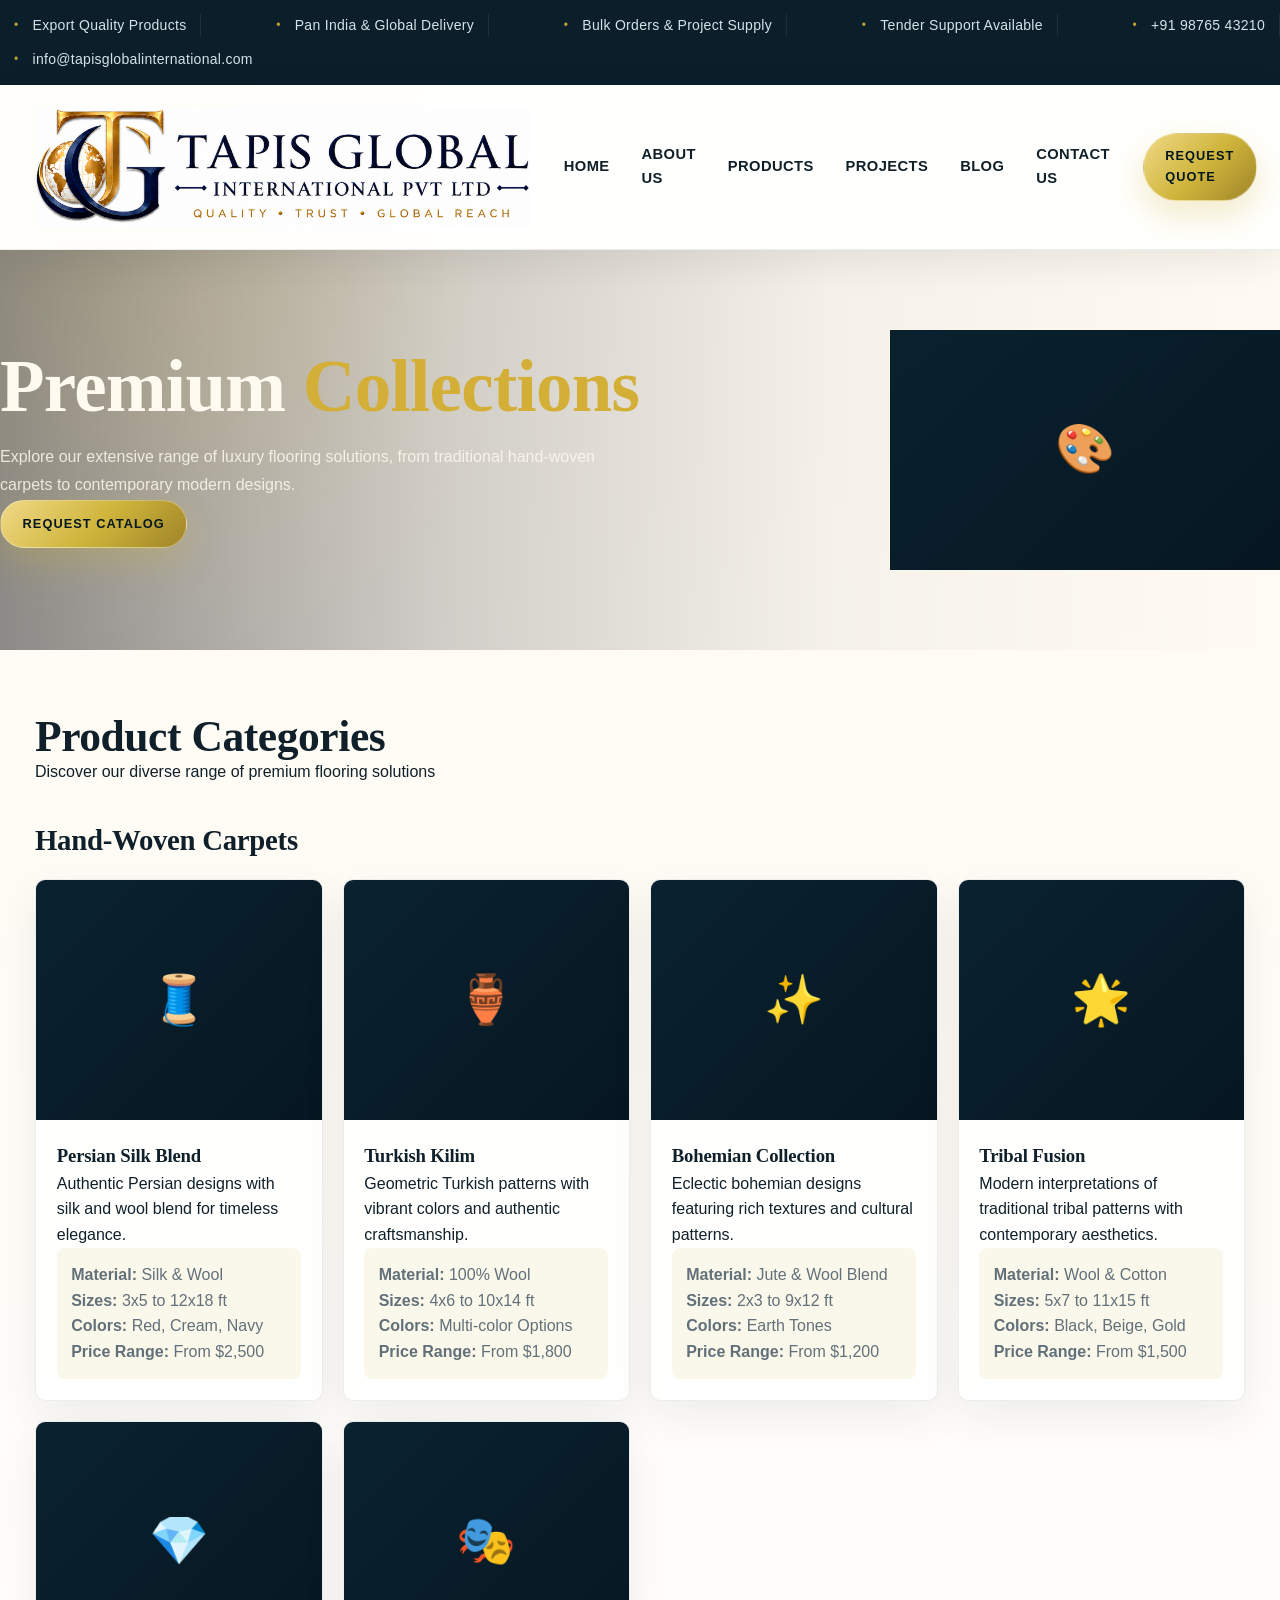
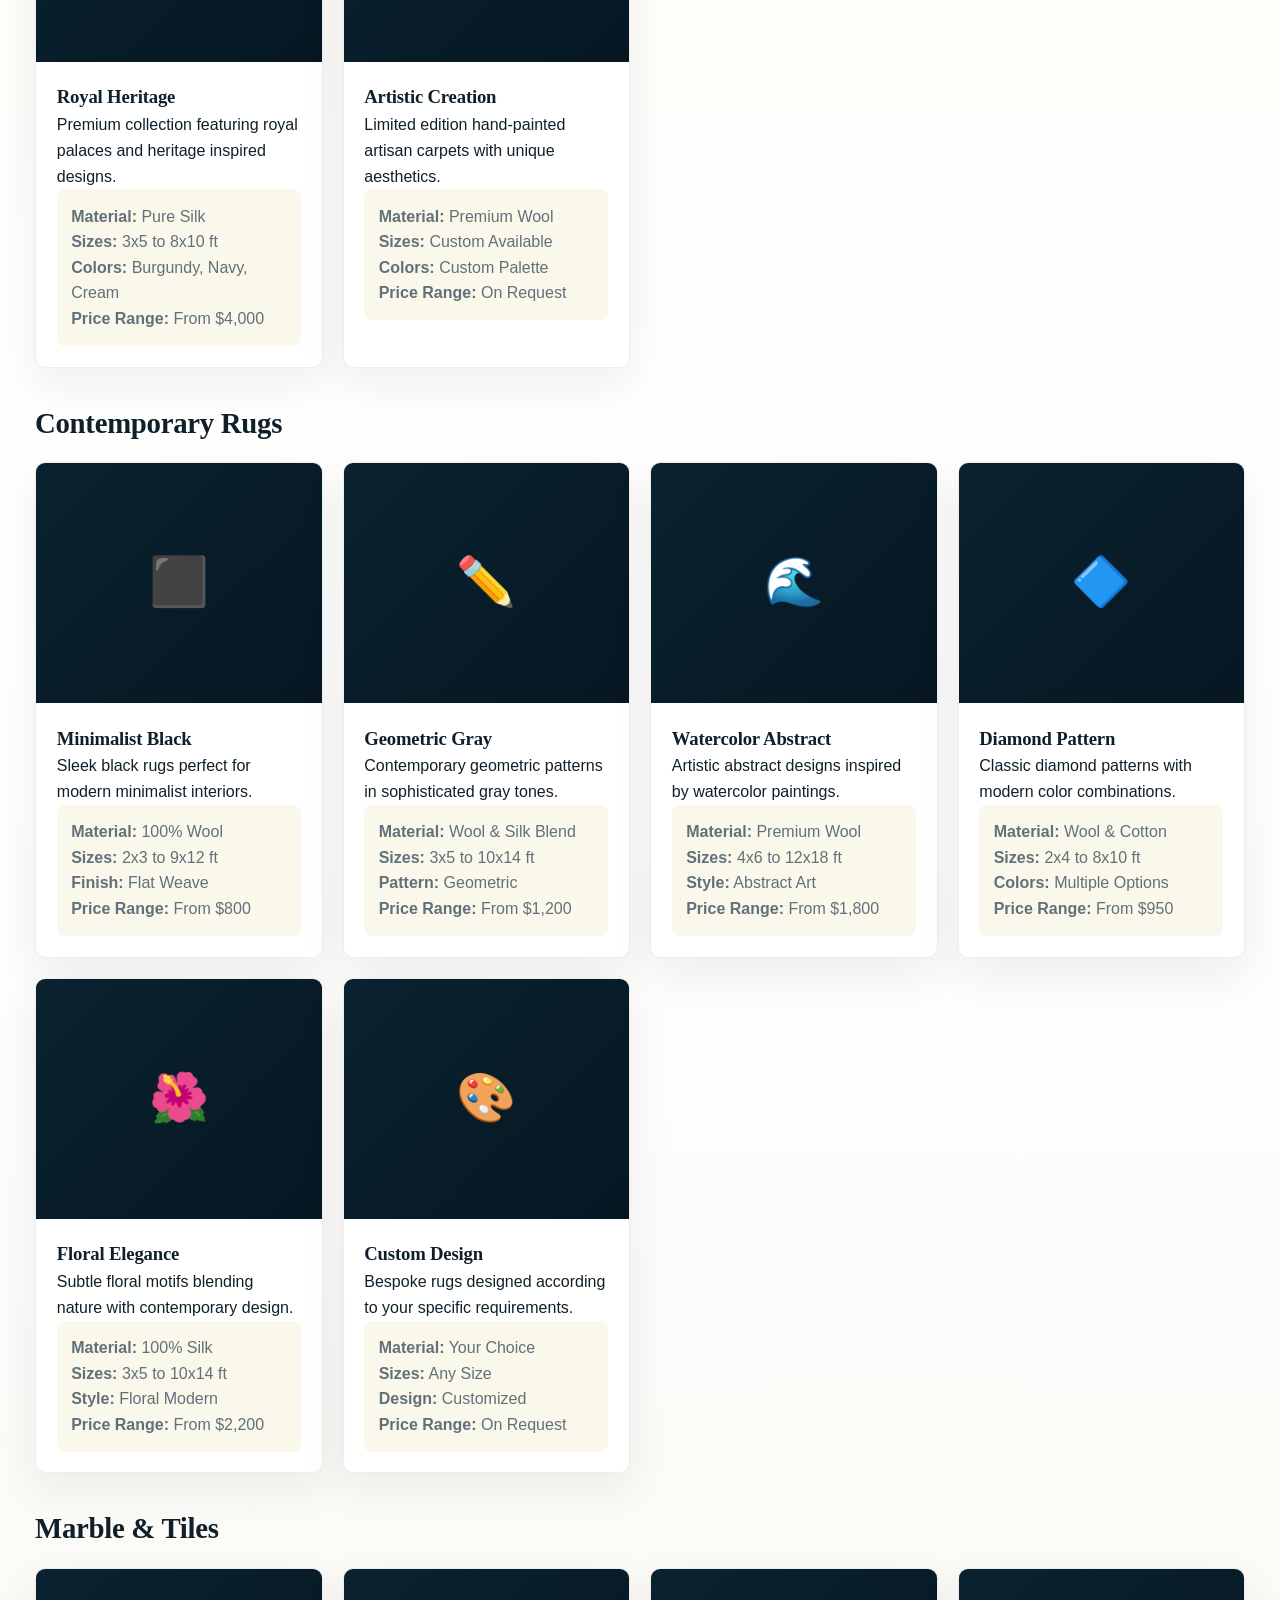
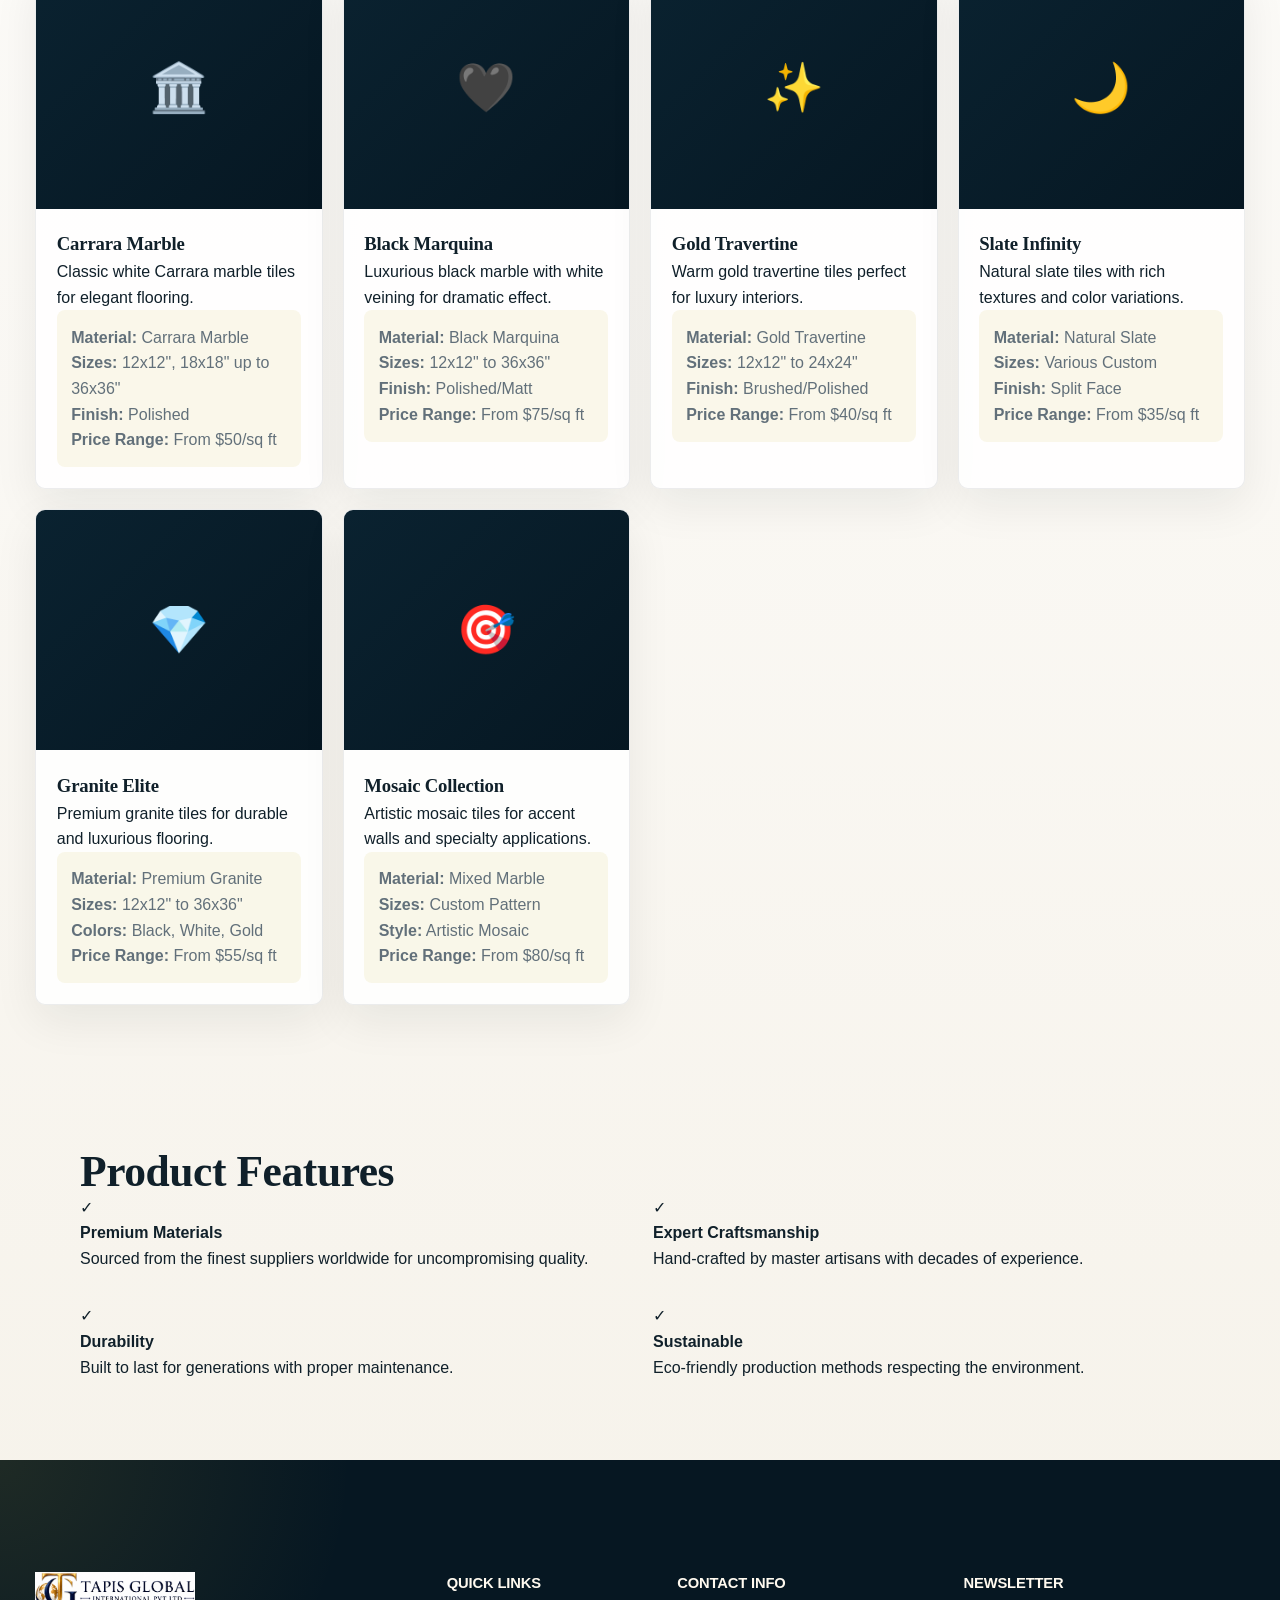
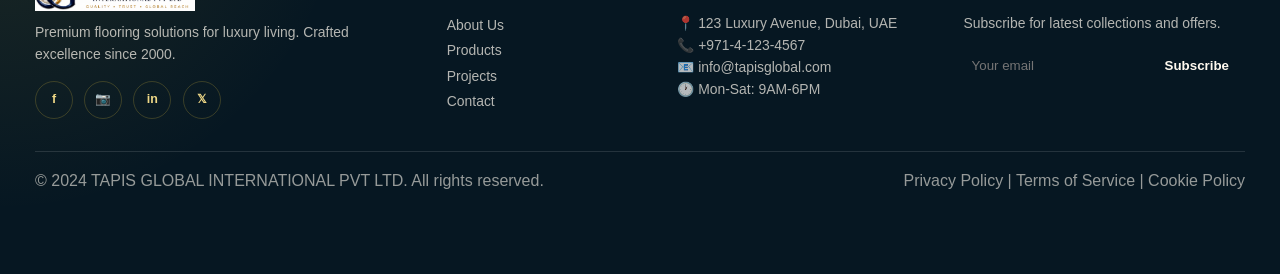
<file: products.html>
<!DOCTYPE html>
<html lang="en">
<head>
    <meta charset="UTF-8">
    <meta name="viewport" content="width=device-width, initial-scale=1.0">
    <title>Products - TAPIS GLOBAL INTERNATIONAL</title>
    <link rel="stylesheet" href="css/styles.css">
</head>
<body>
   <header class="site-header">
        <div class="utility-bar">
            <div class="utility-inner">
                <span>Export Quality Products</span>
                <span>Pan India & Global Delivery</span>
                <span>Bulk Orders & Project Supply</span>
                <span>Tender Support Available</span>
                <span>+91 98765 43210</span>
                <span>info@tapisglobalinternational.com</span>
            </div>
        </div>

        <nav class="main-nav">
            <div class="navbar">
                <a href="index.html" class="brand">
                    <img src="images/tapis-global-logo.png" class="brand-logo">
                    <span class="brand-fallback">
                        <strong>TAPIS GLOBAL</strong>
                        <small>INTERNATIONAL PVT LTD</small>
                        <em>QUALITY • TRUST • GLOBAL REACH</em>
                    </span>
                </a>
                <ul class="nav-links">
                    <li><a href="index.html">Home</a></li>
                    <li><a href="about.html">About Us</a></li>
                    <li><a href="products.html">Products</a></li>
                    <li><a href="projects.html">Projects</a></li>
                    <li><a href="blog.html">Blog</a></li>
                    <li><a href="contact.html">Contact Us</a></li>
                </ul>
                <a class="quote-button" href="contact.html">Request Quote</a>
                <div class="hamburger" aria-label="Toggle navigation" role="button" tabindex="0">
                    <span></span>
                    <span></span>
                    <span></span>
                </div>
            </div>
        </nav>
    </header>
 
    <!-- Hero Section -->
    <section class="hero" style="min-height: 400px;">
        <div class="hero-content">
            <h1>Premium <span style="color: #d4af37;">Collections</span></h1>
            <p>Explore our extensive range of luxury flooring solutions, from traditional hand-woven carpets to contemporary modern designs.</p>
            <a href="contact.html" class="cta-button">Request Catalog</a>
        </div>
        <div class="about-image">
            🎨
        </div>
    </section>

    <!-- Product Categories -->
    <section class="container">
        <h2>Product Categories</h2>
        <p class="section-subtitle">Discover our diverse range of premium flooring solutions</p>
        
        <!-- Carpets -->
        <h3 style="color: var(--accent-color); margin-top: 2rem; margin-bottom: 1rem; font-size: 1.8rem;">Hand-Woven Carpets</h3>
        <div class="product-grid">
            <div class="product-card">
                <div class="product-image">🧵</div>
                <div class="product-info">
                    <h3>Persian Silk Blend</h3>
                    <p>Authentic Persian designs with silk and wool blend for timeless elegance.</p>
                    <div class="product-specs">
                        <strong>Material:</strong> Silk & Wool<br>
                        <strong>Sizes:</strong> 3x5 to 12x18 ft<br>
                        <strong>Colors:</strong> Red, Cream, Navy<br>
                        <strong>Price Range:</strong> From $2,500
                    </div>
                </div>
            </div>

            <div class="product-card">
                <div class="product-image">🏺</div>
                <div class="product-info">
                    <h3>Turkish Kilim</h3>
                    <p>Geometric Turkish patterns with vibrant colors and authentic craftsmanship.</p>
                    <div class="product-specs">
                        <strong>Material:</strong> 100% Wool<br>
                        <strong>Sizes:</strong> 4x6 to 10x14 ft<br>
                        <strong>Colors:</strong> Multi-color Options<br>
                        <strong>Price Range:</strong> From $1,800
                    </div>
                </div>
            </div>

            <div class="product-card">
                <div class="product-image">✨</div>
                <div class="product-info">
                    <h3>Bohemian Collection</h3>
                    <p>Eclectic bohemian designs featuring rich textures and cultural patterns.</p>
                    <div class="product-specs">
                        <strong>Material:</strong> Jute & Wool Blend<br>
                        <strong>Sizes:</strong> 2x3 to 9x12 ft<br>
                        <strong>Colors:</strong> Earth Tones<br>
                        <strong>Price Range:</strong> From $1,200
                    </div>
                </div>
            </div>

            <div class="product-card">
                <div class="product-image">🌟</div>
                <div class="product-info">
                    <h3>Tribal Fusion</h3>
                    <p>Modern interpretations of traditional tribal patterns with contemporary aesthetics.</p>
                    <div class="product-specs">
                        <strong>Material:</strong> Wool & Cotton<br>
                        <strong>Sizes:</strong> 5x7 to 11x15 ft<br>
                        <strong>Colors:</strong> Black, Beige, Gold<br>
                        <strong>Price Range:</strong> From $1,500
                    </div>
                </div>
            </div>

            <div class="product-card">
                <div class="product-image">💎</div>
                <div class="product-info">
                    <h3>Royal Heritage</h3>
                    <p>Premium collection featuring royal palaces and heritage inspired designs.</p>
                    <div class="product-specs">
                        <strong>Material:</strong> Pure Silk<br>
                        <strong>Sizes:</strong> 3x5 to 8x10 ft<br>
                        <strong>Colors:</strong> Burgundy, Navy, Cream<br>
                        <strong>Price Range:</strong> From $4,000
                    </div>
                </div>
            </div>

            <div class="product-card">
                <div class="product-image">🎭</div>
                <div class="product-info">
                    <h3>Artistic Creation</h3>
                    <p>Limited edition hand-painted artisan carpets with unique aesthetics.</p>
                    <div class="product-specs">
                        <strong>Material:</strong> Premium Wool<br>
                        <strong>Sizes:</strong> Custom Available<br>
                        <strong>Colors:</strong> Custom Palette<br>
                        <strong>Price Range:</strong> On Request
                    </div>
                </div>
            </div>
        </div>

        <!-- Rugs -->
        <h3 style="color: var(--accent-color); margin-top: 2rem; margin-bottom: 1rem; font-size: 1.8rem;">Contemporary Rugs</h3>
        <div class="product-grid">
            <div class="product-card">
                <div class="product-image">⬛</div>
                <div class="product-info">
                    <h3>Minimalist Black</h3>
                    <p>Sleek black rugs perfect for modern minimalist interiors.</p>
                    <div class="product-specs">
                        <strong>Material:</strong> 100% Wool<br>
                        <strong>Sizes:</strong> 2x3 to 9x12 ft<br>
                        <strong>Finish:</strong> Flat Weave<br>
                        <strong>Price Range:</strong> From $800
                    </div>
                </div>
            </div>

            <div class="product-card">
                <div class="product-image">✏️</div>
                <div class="product-info">
                    <h3>Geometric Gray</h3>
                    <p>Contemporary geometric patterns in sophisticated gray tones.</p>
                    <div class="product-specs">
                        <strong>Material:</strong> Wool & Silk Blend<br>
                        <strong>Sizes:</strong> 3x5 to 10x14 ft<br>
                        <strong>Pattern:</strong> Geometric<br>
                        <strong>Price Range:</strong> From $1,200
                    </div>
                </div>
            </div>

            <div class="product-card">
                <div class="product-image">🌊</div>
                <div class="product-info">
                    <h3>Watercolor Abstract</h3>
                    <p>Artistic abstract designs inspired by watercolor paintings.</p>
                    <div class="product-specs">
                        <strong>Material:</strong> Premium Wool<br>
                        <strong>Sizes:</strong> 4x6 to 12x18 ft<br>
                        <strong>Style:</strong> Abstract Art<br>
                        <strong>Price Range:</strong> From $1,800
                    </div>
                </div>
            </div>

            <div class="product-card">
                <div class="product-image">🔷</div>
                <div class="product-info">
                    <h3>Diamond Pattern</h3>
                    <p>Classic diamond patterns with modern color combinations.</p>
                    <div class="product-specs">
                        <strong>Material:</strong> Wool & Cotton<br>
                        <strong>Sizes:</strong> 2x4 to 8x10 ft<br>
                        <strong>Colors:</strong> Multiple Options<br>
                        <strong>Price Range:</strong> From $950
                    </div>
                </div>
            </div>

            <div class="product-card">
                <div class="product-image">🌺</div>
                <div class="product-info">
                    <h3>Floral Elegance</h3>
                    <p>Subtle floral motifs blending nature with contemporary design.</p>
                    <div class="product-specs">
                        <strong>Material:</strong> 100% Silk<br>
                        <strong>Sizes:</strong> 3x5 to 10x14 ft<br>
                        <strong>Style:</strong> Floral Modern<br>
                        <strong>Price Range:</strong> From $2,200
                    </div>
                </div>
            </div>

            <div class="product-card">
                <div class="product-image">🎨</div>
                <div class="product-info">
                    <h3>Custom Design</h3>
                    <p>Bespoke rugs designed according to your specific requirements.</p>
                    <div class="product-specs">
                        <strong>Material:</strong> Your Choice<br>
                        <strong>Sizes:</strong> Any Size<br>
                        <strong>Design:</strong> Customized<br>
                        <strong>Price Range:</strong> On Request
                    </div>
                </div>
            </div>
        </div>

        <!-- Tiles -->
        <h3 style="color: var(--accent-color); margin-top: 2rem; margin-bottom: 1rem; font-size: 1.8rem;">Marble & Tiles</h3>
        <div class="product-grid">
            <div class="product-card">
                <div class="product-image">🏛️</div>
                <div class="product-info">
                    <h3>Carrara Marble</h3>
                    <p>Classic white Carrara marble tiles for elegant flooring.</p>
                    <div class="product-specs">
                        <strong>Material:</strong> Carrara Marble<br>
                        <strong>Sizes:</strong> 12x12", 18x18" up to 36x36"<br>
                        <strong>Finish:</strong> Polished<br>
                        <strong>Price Range:</strong> From $50/sq ft
                    </div>
                </div>
            </div>

            <div class="product-card">
                <div class="product-image">🖤</div>
                <div class="product-info">
                    <h3>Black Marquina</h3>
                    <p>Luxurious black marble with white veining for dramatic effect.</p>
                    <div class="product-specs">
                        <strong>Material:</strong> Black Marquina<br>
                        <strong>Sizes:</strong> 12x12" to 36x36"<br>
                        <strong>Finish:</strong> Polished/Matt<br>
                        <strong>Price Range:</strong> From $75/sq ft
                    </div>
                </div>
            </div>

            <div class="product-card">
                <div class="product-image">✨</div>
                <div class="product-info">
                    <h3>Gold Travertine</h3>
                    <p>Warm gold travertine tiles perfect for luxury interiors.</p>
                    <div class="product-specs">
                        <strong>Material:</strong> Gold Travertine<br>
                        <strong>Sizes:</strong> 12x12" to 24x24"<br>
                        <strong>Finish:</strong> Brushed/Polished<br>
                        <strong>Price Range:</strong> From $40/sq ft
                    </div>
                </div>
            </div>

            <div class="product-card">
                <div class="product-image">🌙</div>
                <div class="product-info">
                    <h3>Slate Infinity</h3>
                    <p>Natural slate tiles with rich textures and color variations.</p>
                    <div class="product-specs">
                        <strong>Material:</strong> Natural Slate<br>
                        <strong>Sizes:</strong> Various Custom<br>
                        <strong>Finish:</strong> Split Face<br>
                        <strong>Price Range:</strong> From $35/sq ft
                    </div>
                </div>
            </div>

            <div class="product-card">
                <div class="product-image">💎</div>
                <div class="product-info">
                    <h3>Granite Elite</h3>
                    <p>Premium granite tiles for durable and luxurious flooring.</p>
                    <div class="product-specs">
                        <strong>Material:</strong> Premium Granite<br>
                        <strong>Sizes:</strong> 12x12" to 36x36"<br>
                        <strong>Colors:</strong> Black, White, Gold<br>
                        <strong>Price Range:</strong> From $55/sq ft
                    </div>
                </div>
            </div>

            <div class="product-card">
                <div class="product-image">🎯</div>
                <div class="product-info">
                    <h3>Mosaic Collection</h3>
                    <p>Artistic mosaic tiles for accent walls and specialty applications.</p>
                    <div class="product-specs">
                        <strong>Material:</strong> Mixed Marble<br>
                        <strong>Sizes:</strong> Custom Pattern<br>
                        <strong>Style:</strong> Artistic Mosaic<br>
                        <strong>Price Range:</strong> From $80/sq ft
                    </div>
                </div>
            </div>
        </div>
    </section>

    <!-- Product Features -->
    <section class="container" style="background-color: var(--secondary-color); margin: 2rem; padding: 3rem; border-radius: 10px;">
        <h2>Product Features</h2>
        <div class="features-list" style="grid-template-columns: repeat(2, 1fr);">
            <div class="feature-item">
                <div class="feature-icon">✓</div>
                <div>
                    <h4>Premium Materials</h4>
                    <p>Sourced from the finest suppliers worldwide for uncompromising quality.</p>
                </div>
            </div>
            <div class="feature-item">
                <div class="feature-icon">✓</div>
                <div>
                    <h4>Expert Craftsmanship</h4>
                    <p>Hand-crafted by master artisans with decades of experience.</p>
                </div>
            </div>
            <div class="feature-item">
                <div class="feature-icon">✓</div>
                <div>
                    <h4>Durability</h4>
                    <p>Built to last for generations with proper maintenance.</p>
                </div>
            </div>
            <div class="feature-item">
                <div class="feature-icon">✓</div>
                <div>
                    <h4>Sustainable</h4>
                    <p>Eco-friendly production methods respecting the environment.</p>
                </div>
            </div>
        </div>
    </section>

    <!-- Footer -->
    <footer>
        <div class="container">
            <div class="footer-content">
                <div class="footer-section">
                    <img src="./images/tapis-global-logo.png" class="footer-logo" alt="Tapis Global Logo">
                    <p>Premium flooring solutions for luxury living. Crafted excellence since 2000.</p>
                    <div class="social-links">
                        <a href="#" title="Facebook">f</a>
                        <a href="#" title="Instagram">📷</a>
                        <a href="#" title="LinkedIn">in</a>
                        <a href="#" title="Twitter">𝕏</a>
                    </div>
                </div>
                <div class="footer-section">
                    <h3>Quick Links</h3>
                    <ul>
                        <li><a href="about.html">About Us</a></li>
                        <li><a href="products.html">Products</a></li>
                        <li><a href="projects.html">Projects</a></li>
                        <li><a href="contact.html">Contact</a></li>
                    </ul>
                </div>
                <div class="footer-section">
                    <h3>Contact Info</h3>
                    <p>📍 123 Luxury Avenue, Dubai, UAE</p>
                    <p>📞 +971-4-123-4567</p>
                    <p>📧 info@tapisglobal.com</p>
                    <p>🕐 Mon-Sat: 9AM-6PM</p>
                </div>
                <div class="footer-section">
                    <h3>Newsletter</h3>
                    <p>Subscribe for latest collections and offers.</p>
                    <form style="display: flex; margin-top: 1rem;">
                        <input type="email" placeholder="Your email" style="flex: 1; padding: 0.5rem; background-color: var(--primary-color); color: var(--text-color); border: 1px solid var(--accent-color); border-radius: 5px 0 0 5px;">
                        <button type="submit" style="background-color: var(--accent-color); color: var(--primary-color); padding: 0.5rem 1rem; border: none; border-radius: 0 5px 5px 0; cursor: pointer; font-weight: bold;">Subscribe</button>
                    </form>
                </div>
            </div>
            <div class="footer-bottom">
                <p>&copy; 2024 TAPIS GLOBAL INTERNATIONAL PVT LTD. All rights reserved.</p>
                <p>Privacy Policy | Terms of Service | Cookie Policy</p>
            </div>
        </div>
    </footer>

    <script src="js/script.js"></script>
</body>
</html>
</file>
<file: css/styles.css>
/* TAPIS GLOBAL INTERNATIONAL PVT LTD
   Premium luxury UI system for carpets and interior solutions.
*/

:root {
    --navy: #061722;
    --navy-2: #0a2230;
    --navy-3: #102f3c;
    --gold: #cfb53b;
    --gold-soft: #f0d987;
    --gold-deep: #9f8428;
    --ivory: #fffaf0;
    --paper: #ffffff;
    --mist: #f5f1e8;
    --line: rgba(207, 181, 59, 0.24);
    --ink: #10202a;
    --muted: #62707a;
    --shadow: 0 24px 70px rgba(6, 23, 34, 0.16);
    --radius: 10px;
    --container: 1210px;
}

* {
    box-sizing: border-box;
    margin: 0;
    padding: 0;
}

html {
    scroll-behavior: smooth;
}

body {
    background:
        radial-gradient(circle at 8% 4%, rgba(207, 181, 59, 0.12), transparent 24rem),
        linear-gradient(180deg, var(--ivory) 0%, #fff 44%, var(--mist) 100%);
    color: var(--ink);
    font-family: Inter, "Segoe UI", Arial, sans-serif;
    line-height: 1.6;
    overflow-x: hidden;
}

img {
    max-width: 100%;
}

a {
    color: inherit;
}

h1,
h2,
h3 {
    font-family: "Playfair Display", Georgia, serif;
    letter-spacing: -0.01em;
}

.page-shell,
.container,
.navbar {
    width: min(var(--container), calc(100% - 3rem));
    margin-inline: auto;
}

/* Header */
.site-header {
    position: sticky;
    top: 0;
    z-index: 1000;
    transition: transform 0.35s ease, box-shadow 0.35s ease;
}

.utility-bar {
  background: #0b1f2a;
  padding: 14px 0;   /* increase height */
  font-size: 14px;
}

.utility-inner {
  display: flex;
  align-items: center;
  justify-content: space-between;
  flex-wrap: wrap;
  gap: 12px;
}

.utility-inner span {
  display: flex;
  align-items: center;
  gap: 6px;
  color: #d6e2ea;
  padding: 0 14px;
  border-right: 1px solid rgba(255,255,255,0.08);
  letter-spacing: 0.3px;
  font-weight: 500;
  }

  .utility-inner span::before {
  content: "•";
  color: #d4af37;
  font-size: 12px;
  margin-right: 8px;
  opacity: 0.9;
}

  .utility-inner span:last-child {
  border-right: none;
}


nav,
.main-nav {
    
    background: rgba(255, 255, 255, 0.86);
    border-bottom: 1px solid rgba(16, 32, 42, 0.08);
    backdrop-filter: blur(18px);
    -webkit-backdrop-filter: blur(18px);
    box-shadow: 0 12px 36px rgba(6, 23, 34, 0.08);
    padding: 1rem 0;
}

body > nav {
    position: sticky;
    top: 0;
    z-index: 1000;
}

.site-header.is-scrolled .main-nav,
body > nav.is-scrolled {
    background: rgba(6, 23, 34, 0.84);
    border-bottom-color: rgba(207, 181, 59, 0.22);
    box-shadow: 0 18px 60px rgba(6, 23, 34, 0.24);
}

.site-header.is-scrolled .brand,
.site-header.is-scrolled .nav-links a,
body > nav.is-scrolled .logo,
body > nav.is-scrolled .nav-links a {
    color: var(--ivory);
}

.navbar {
    min-height: 132px;
    display: flex;
    align-items: center;
    justify-content: space-between;
    gap: 1.75rem;
}

.brand,
.logo {
    display: inline-flex;
    align-items: center;
    gap: 0.8rem;
    color: var(--ink);
    font-weight: 900;
    letter-spacing: 0.08em;
    text-decoration: none;
}

.brand {
    flex: 0 0 auto;
    max-width: 560px;
    min-width: 360px;
}

.brand-logo {
    height: 120px;
    width: auto;
    display: block;
    object-fit: contain;
}
.brand-fallback {
    display: grid;
    grid-template-columns: 78px 1fr;
    gap: 0.1rem 0.9rem;
    align-items: center;
    line-height: 1;
    white-space: nowrap;
}

.brand-fallback[hidden] {
    display: none;
}

.brand-fallback::before {
    content: "TG";
    grid-row: 1 / 4;
    width: 72px;
    height: 72px;
    display: inline-flex;
    align-items: center;
    justify-content: center;
    background:
        radial-gradient(circle at 28% 32%, rgba(255, 255, 255, 0.85), transparent 30%),
        linear-gradient(145deg, #f7d267 0%, #9f5b10 48%, #5a0707 52%, #250303 100%);
    border: 1px solid rgba(207, 181, 59, 0.6);
    border-radius: 10px;
    box-shadow: 0 10px 22px rgba(42, 8, 8, 0.25);
    color: #fff8d6;
    font-family: "Playfair Display", Georgia, serif;
    font-size: 1.85rem;
    font-weight: 900;
    letter-spacing: -0.08em;
    text-shadow: 0 2px 5px rgba(0, 0, 0, 0.38);
}

.brand-fallback strong {
    color: #2a0808;
    font-family: "Playfair Display", Georgia, serif;
    font-size: clamp(1.4rem, 2vw, 2.1rem);
    letter-spacing: 0.16em;
}

.brand-fallback small {
    color: #2a0808;
    font-family: "Playfair Display", Georgia, serif;
    font-size: clamp(0.82rem, 1.1vw, 1.15rem);
    font-weight: 800;
    letter-spacing: 0.25em;
}

.brand-fallback em {
    color: var(--gold-deep);
    font-size: 0.66rem;
    font-style: normal;
    font-weight: 800;
    letter-spacing: 0.45em;
}

.brand-mark {
    width: 44px;
    height: 44px;
    display: inline-flex;
    align-items: center;
    justify-content: center;
    border: 1px solid var(--gold);
    border-radius: 8px;
    background: linear-gradient(145deg, rgba(207, 181, 59, 0.2), rgba(255, 255, 255, 0.92));
    color: var(--gold-deep);
    font-family: "Playfair Display", Georgia, serif;
    font-weight: 800;
}

.brand strong {
    display: block;
    font-family: "Playfair Display", Georgia, serif;
    font-size: 1.16rem;
    line-height: 1;
}

.brand small {
    display: block;
    color: var(--muted);
    font-size: 0.58rem;
    font-weight: 900;
    letter-spacing: 0.2em;
    margin-top: 0.2rem;
}

.nav-links {
    display: flex;
    align-items: center;
    gap: 1.4rem;
    list-style: none;
}

.nav-links a {
    border-radius: 999px;
    color: var(--ink);
    display: inline-flex;
    font-size: 0.92rem;
font-weight: 600;
letter-spacing: 0.4px;
padding: 0.6rem 0.3rem;
text-transform: uppercase;
text-decoration: none;
    transition: color 0.25s ease, background 0.25s ease, transform 0.25s ease;
}

.nav-links a:hover {
    background: transparent;
    color: var(--gold-deep);
    transform: translateY(-1px);
}

.hamburger {
    display: none;
    flex-direction: column;
    gap: 5px;
    cursor: pointer;
}

.hamburger span {
    width: 26px;
    height: 2px;
    background: var(--gold);
    transition: transform 0.25s ease, opacity 0.25s ease;
}

.hamburger.active span:nth-child(1) {
    transform: rotate(45deg) translate(5px, 5px);
}

.hamburger.active span:nth-child(2) {
    opacity: 0;
}

.hamburger.active span:nth-child(3) {
    transform: rotate(-45deg) translate(5px, -5px);
}

/* Buttons */
.quote-button,
.gold-btn,
.cta-button,
.form-submit,
.outline-btn,
.small-outline,
.dark-btn,
.call-card {
    min-height: 44px;
    display: inline-flex;
    align-items: center;
    justify-content: center;
    gap: 0.65rem;
    border-radius: 999px;
    cursor: pointer;
    font-size: 0.8rem;
    font-weight: 900;
    letter-spacing: 0.08em;
    padding: 0.8rem 1.35rem;
    text-decoration: none;
    text-transform: uppercase;
    transition: transform 0.25s ease, box-shadow 0.25s ease, border-color 0.25s ease;
}

.quote-button,
.gold-btn,
.cta-button,
.form-submit {
    background: linear-gradient(135deg, var(--gold-soft), var(--gold) 52%, var(--gold-deep));
    border: 1px solid rgba(255, 255, 255, 0.34);
    box-shadow: 0 14px 34px rgba(207, 181, 59, 0.28);
    color: var(--navy);
}

.outline-btn,
.small-outline {
    background: rgba(255, 255, 255, 0.06);
    border: 1px solid var(--line);
    color: var(--ink);
}

.outline-btn {
    color: var(--ivory);
    border-color: rgba(255, 255, 255, 0.5);
}

.small-outline--dark {
    color: var(--ivory);
}

.dark-btn,
.call-card {
    background: linear-gradient(135deg, var(--navy-2), var(--navy));
    border: 1px solid rgba(207, 181, 59, 0.22);
    color: var(--ivory);
}

.quote-button:hover,
.gold-btn:hover,
.cta-button:hover,
.form-submit:hover,
.outline-btn:hover,
.small-outline:hover,
.dark-btn:hover,
.call-card:hover {
    box-shadow: 0 18px 42px rgba(207, 181, 59, 0.35);
    transform: translateY(-3px);
}

.gold-btn::after,
.outline-btn::after,
.small-outline::after,
.dark-btn::after {
    content: "→";
    font-size: 1rem;
}

/* Hero */
.hero-showcase,
.hero {
    min-height: 690px;
    padding: 0;
    position: relative;
    overflow: hidden;
    background:
        linear-gradient(90deg, rgba(6, 23, 31, 0.002) 0%, rgba(6, 23, 34, 0.002) 46%, rgba(6, 23, 34, 0.002) 100%),
        background-size: cover;
background-position: center;
background-repeat: no-repeat;
        url("../images/Fei Decor Banner.jpg") center / cover;
}

.hero-showcase::before,
.hero::before {
    content: "";
    position: absolute;
    inset: 0;

    background:
    radial-gradient(circle at 15% 18%, rgba(255,215,120,0.10), transparent 30%),
    linear-gradient(
        90deg,
        rgba(0,0,0,0.45) 0%,
        rgba(0,0,0,0.18) 35%,
        rgba(0,0,0,0.04) 65%,
        rgba(0,0,0,0) 100%
    );

    pointer-events: none;
}
.hero-showcase__grid,
.hero {
    display: grid;
    grid-template-columns: minmax(0, 1fr) 390px;
    gap: 4.5rem;
    align-items: center;
}

.hero-showcase__grid {
    min-height: 78vh;
    padding: 4rem 0;
    position: relative;
    z-index: 1;
}

.hero-copy,
.hero-content {
    color: var(--ivory);
    max-width: 760px;
    animation: heroRise 1s ease both;
}

.hero-copy h1,
.hero-content h1 {
    color: var(--ivory);
    font-size: clamp(3rem, 5.7vw, 5.9rem);
    font-weight: 700;
    line-height: 0.98;
    margin-bottom: 1.25rem;
}

.hero-copy h1 span {
    color: var(--gold-soft);
}

.hero-copy p,
.hero-content p {
    color: rgba(255, 250, 240, 0.84);
    font-size: clamp(1rem, 1.25vw, 1.15rem);
    line-height: 1.8;
    max-width: 620px;
}

.hero-points {
    display: grid;
    grid-template-columns: repeat(4, minmax(0, 1fr));
    gap: 1px;
    margin: 2.2rem 0 1.5rem;
    max-width: 650px;
    background: rgba(255, 255, 255, 0.18);
}

.hero-points div {
    background: rgba(6, 23, 34, 0.34);
    min-height: 105px;
    padding: 1rem;
}

.hero-points div::before {
    content: "◇";
    color: var(--gold);
    display: block;
    font-size: 1.55rem;
    margin-bottom: 0.4rem;
}

.hero-points strong,
.hero-points span {
    display: block;
    font-size: 0.78rem;
    line-height: 1.35;
}

.hero-points strong {
    color: #fff;
}

.hero-points span {
    color: rgba(255, 250, 240, 0.75);
}

.hero-actions {
    display: flex;
    flex-wrap: wrap;
    gap: 1rem;
}

.enquiry-panel,
.enquiry-form {
    background: linear-gradient(180deg, rgba(10, 34, 48, 0.94), rgba(6, 23, 34, 0.96));
    border: 1px solid rgba(207, 181, 59, 0.2);
    border-radius: var(--radius);
    box-shadow: 0 32px 80px rgba(0, 0, 0, 0.36), inset 0 1px 0 rgba(255, 255, 255, 0.08);
    color: var(--ivory);
    padding: 1.65rem;
    position: relative;
    z-index: 1;
    animation: formSlide 1s 0.18s ease both;
}

.enquiry-panel h2,
.enquiry-form h2 {
    color: var(--ivory);
    font-size: 1.65rem;
    margin-bottom: 0.35rem;
}

.enquiry-panel p {
    color: rgba(255, 250, 240, 0.75);
    font-size: 0.84rem;
    margin-bottom: 1rem;
}

.enquiry-panel form,
.enquiry-form form {
    display: grid;
    gap: 0.72rem;
}

.enquiry-panel input,
.enquiry-panel select,
.enquiry-panel textarea,
.form-group input,
.form-group textarea {
    width: 100%;
    border: 1px solid rgba(255, 255, 255, 0.16);
    border-radius: 7px;
    background: rgba(255, 255, 255, 0.96);
    color: var(--ink);
    font: inherit;
    font-size: 0.88rem;
    padding: 0.9rem 1rem;
}

.enquiry-panel textarea,
.form-group textarea {
    min-height: 96px;
    resize: vertical;
}

.whatsapp-link {
    display: block;
    color: var(--ivory);
    font-size: 0.9rem;
    font-weight: 900;
    margin-top: 1.2rem;
    text-align: center;
    text-decoration: none;
}

.whatsapp-link::before {
    content: "●";
    color: #24d366;
    margin-right: 0.45rem;
}

/* Sections */
section {
    padding: 5.5rem 0;
}

.white-section {
    background:
        linear-gradient(180deg, rgba(255, 255, 255, 0.98), rgba(255, 250, 240, 0.9)),
        radial-gradient(circle at 95% 0%, rgba(207, 181, 59, 0.12), transparent 24rem);
}

.center-heading {
    max-width: 760px;
    margin: 0 auto 2.2rem;
    text-align: center;
}

.split-heading {
    display: flex;
    align-items: end;
    justify-content: space-between;
    gap: 1.5rem;
    margin-bottom: 2rem;
}

.section-kicker,
.eyebrow {
    color: var(--gold-deep);
    font-size: 0.75rem;
    font-weight: 900;
    letter-spacing: 0.18em;
    margin-bottom: 0.45rem;
    text-transform: uppercase;
}

section h2 {
    color: var(--ink);
    font-size: clamp(2rem, 3.4vw, 3.35rem);
    font-weight: 700;
    line-height: 1.05;
    text-transform: none;
}

.center-heading p:not(.section-kicker),
.split-heading p:not(.section-kicker) {
    color: var(--muted);
}

/* Cards and grids */
.serve-grid,
.product-showcase-grid,
.project-grid-home,
.cert-grid {
    display: grid;
    gap: 1.15rem;
}

.serve-grid {
    display: grid;
    grid-template-columns: repeat(3, 1fr);
    gap: 2.4rem;
    width: 100%;
}
.serve-grid article,
.product-showcase-grid article,
.solution-grid article,
.cert-grid div,
.info-item,
.product-card,
.project-card {
    background: rgba(255, 255, 255, 0.86);
    border: 1px solid rgba(16, 32, 42, 0.08);
    border-radius: var(--radius);
    box-shadow: 0 16px 45px rgba(6, 23, 34, 0.07);
    overflow: hidden;
    transition: transform 0.35s ease, box-shadow 0.35s ease, border-color 0.35s ease;
}

.serve-grid article {
    background: linear-gradient(180deg, #ffffff 0%, #fffaf0 100%);
    min-height: 340px;
    padding: 0;
    text-align: left;
}

.serve-grid article:hover,
.product-showcase-grid article:hover,
.solution-grid article:hover,
.cert-grid div:hover,
.product-card:hover,
.project-card:hover {
    border-color: var(--line);
    box-shadow: var(--shadow);
    transform: translateY(-8px);
}

.serve-grid span {
    display: inline-flex;
}

.serve-grid figure {
    aspect-ratio: 1.55 / 1;
    background: var(--navy);
    overflow: hidden;
    position: relative;
}

.serve-grid figure::after {
    content: "";
    position: absolute;
    inset: 0;
    background:
        linear-gradient(180deg, rgba(6, 23, 34, 0.02) 30%, rgba(6, 23, 34, 0.72) 100%),
        radial-gradient(circle at 12% 16%, rgba(207, 181, 59, 0.18), transparent 16rem);
}

.serve-grid img {
    width: 100%;
    height: 100%;
    display: block;
    filter: saturate(1.04) contrast(1.04);
    object-fit: cover;
    transition: transform 0.7s ease, filter 0.7s ease;
}

.serve-grid figure span {
    position: absolute;
    left: 1rem;
    bottom: 1rem;
    z-index: 1;
    align-items: center;
    min-height: 30px;
    background: rgba(207, 181, 59, 0.92);
    border: 1px solid rgba(255, 250, 240, 0.36);
    border-radius: 999px;
    color: var(--navy);
    font-size: 0.68rem;
    font-weight: 900;
    letter-spacing: 0.1em;
    padding: 0.35rem 0.7rem;
    text-transform: uppercase;
}

.serve-grid article > div {
    padding: 1.2rem 1.2rem 1.35rem;
}

.serve-grid article:hover img {
    filter: saturate(1.16) contrast(1.08);
    transform: scale(1.08);
}

.serve-grid h3,
.product-showcase-grid h3,
.project-grid-home h3,
.support-section h3 {
    color: var(--ink);
    font-family: Inter, sans-serif;
    font-size: 0.98rem;
    font-weight: 900;
    line-height: 1.3;
    margin-bottom: 0.45rem;
}

.serve-grid h3 {
    font-family: "Playfair Display", Georgia, serif;
    font-size: 1.35rem;
    line-height: 1.15;
}

.serve-grid p,
.product-showcase-grid p,
.product-showcase-grid a,
.project-grid-home p,
.support-section p,
.solution-grid li,
.cert-grid span,
.cta-strip p,
.footer-section p,
.footer-section a {
    color: var(--muted);
    font-size: 0.87rem;
    line-height: 1.6;
}

.product-showcase-grid {
    grid-template-columns: repeat(5, minmax(0, 1fr));
}

.product-showcase-grid article {
    min-height: 210px;
}

.product-showcase-grid img,
.project-grid-home img {
    width: 100%;
    display: block;
    object-fit: cover;
    transition: transform 0.6s ease, filter 0.6s ease;
}

.product-showcase-grid img {
    aspect-ratio: 1.65 / 1;
}

.product-showcase-grid article:hover img,
.project-grid-home article:hover img,
.product-card:hover img,
.project-card:hover img {
    filter: saturate(1.12) contrast(1.05);
    transform: scale(1.08);
}

.product-showcase-grid h3,
.product-showcase-grid p,
.product-showcase-grid a {
    margin-inline: 1rem;
}

.product-showcase-grid h3 {
    margin-top: 0.9rem;
}

.product-showcase-grid a {
    color: var(--gold-deep);
    display: inline-flex;
    font-weight: 900;
    margin-bottom: 1rem;
    margin-top: 0.4rem;
    text-decoration: none;
}

.product-showcase-grid a::after {
    content: "→";
    margin-left: 0.45rem;
}

.text-product {
    padding-top: 1.1rem;
}

.project-band {
    background:
        radial-gradient(circle at 0% 0%, rgba(207, 181, 59, 0.14), transparent 26rem),
        linear-gradient(135deg, var(--navy), var(--navy-2));
    color: var(--ivory);
}

.project-band h2 {
    color: var(--ivory);
}

.project-grid-home {
    grid-template-columns: repeat(5, minmax(0, 1fr));
}

.project-grid-home article {
    background: rgba(255, 255, 255, 0.06);
    border: 1px solid rgba(255, 255, 255, 0.14);
    border-radius: var(--radius);
    overflow: hidden;
    transition: transform 0.35s ease, box-shadow 0.35s ease, border-color 0.35s ease;
}

.project-grid-home article:hover {
    border-color: var(--line);
    box-shadow: 0 24px 65px rgba(0, 0, 0, 0.28);
    transform: translateY(-8px);
}

.project-grid-home img {
    aspect-ratio: 1.45 / 1;
}

.project-grid-home span {
    display: inline-flex;
    background: var(--ivory);
    border-radius: 999px;
    color: var(--navy);
    font-size: 0.64rem;
    font-weight: 900;
    margin: 0.9rem 0.9rem 0.5rem;
    padding: 0.28rem 0.55rem;
    text-transform: uppercase;
}

.project-grid-home h3,
.project-grid-home p {
    margin-inline: 0.9rem;
}

.project-grid-home h3 {
    color: var(--ivory);
}

.project-grid-home p {
    color: rgba(255, 250, 240, 0.74);
    margin-bottom: 1rem;
}

/* Support, process, certifications */
.support-grid {
    display: grid;
    grid-template-columns: 310px minmax(0, 1fr) 305px;
    gap: 2.4rem;
    align-items: center;
}

.support-grid > img,
.mini-media-row img {
    border-radius: var(--radius);
    box-shadow: var(--shadow);
    object-fit: cover;
}

.support-grid > img {
    width: 100%;
    height: 245px;
}

.support-grid aside {
    background: linear-gradient(180deg, #fff, var(--mist));
    border: 1px solid rgba(16, 32, 42, 0.08);
    border-radius: var(--radius);
    padding: 1.6rem;
}

.check-list {
    display: grid;
    grid-template-columns: repeat(2, minmax(0, 1fr));
    gap: 0.7rem 1.4rem;
    list-style: none;
    margin-top: 1.15rem;
}

.check-list li::before {
    content: "✓";
    color: var(--gold-deep);
    font-weight: 900;
    margin-right: 0.55rem;
}

.solution-grid {
    display: grid;
    grid-template-columns: repeat(3, minmax(0, 1fr));
    gap: 1.4rem;
}

.solution-grid article {
    padding: 1.5rem;
}

.mini-media-row {
    display: grid;
    grid-template-columns: 145px 1fr;
    gap: 1rem;
    margin: 1.1rem 0;
}

.mini-media-row img {
    height: 130px;
}

.mini-media-row ul,
.compact,
.process-list {
    display: grid;
    gap: 0.65rem;
    list-style: none;
}

.compact {
    grid-template-columns: 1fr;
}

.process-list {
    counter-reset: process;
    margin-top: 1rem;
}

.process-list li {
    color: var(--muted);
    font-size: 0.9rem;
}

.process-list li::before {
    counter-increment: process;
    content: counter(process, decimal-leading-zero);
    width: 30px;
    height: 30px;
    display: inline-flex;
    align-items: center;
    justify-content: center;
    background: linear-gradient(135deg, var(--gold-soft), var(--gold));
    border-radius: 50%;
    color: var(--navy);
    font-size: 0.72rem;
    font-weight: 900;
    margin-right: 0.65rem;
}

.cert-section {
    padding-top: 3rem;
}

.cert-grid {
    grid-template-columns: repeat(7, minmax(0, 1fr));
    margin-top: 1.35rem;
}

.cert-grid div {
    min-height: 105px;
    display: flex;
    flex-direction: column;
    justify-content: center;
    padding: 1rem;
    text-align: center;
}

.cert-grid strong {
    color: var(--ink);
    display: block;
    font-size: 1.16rem;
    line-height: 1.1;
}

/* CTA and footer */
.cta-strip {
    background: linear-gradient(135deg, var(--mist), #fff);
    border-top: 1px solid rgba(16, 32, 42, 0.08);
    padding: 2rem 0;
}

.cta-grid {
    display: grid;
    grid-template-columns: minmax(280px, 1fr) 210px 230px 260px;
    gap: 1rem;
    align-items: center;
}

.call-card {
    align-items: flex-start;
    border-radius: var(--radius);
    flex-direction: column;
    min-height: 80px;
    padding: 1rem 1.2rem;
}

.call-card span {
    color: var(--gold-soft);
    font-size: 0.72rem;
    font-weight: 900;
    text-transform: uppercase;
}

.call-card strong {
    font-size: 1.12rem;
}

footer,
.export-footer {
    background:
        radial-gradient(circle at 0 0, rgba(207, 181, 59, 0.12), transparent 22rem),
        var(--navy);
    color: var(--ivory);
    padding: 3rem 0 1rem;
}

.footer-content {
    display: grid;
    grid-template-columns: 1.35fr 0.7fr 0.9fr 1fr;
    gap: 2.2rem;
}

.footer-section h3 {
    color: var(--ivory);
    font-family: Inter, sans-serif;
    font-size: 0.92rem;
    font-weight: 900;
    margin-bottom: 1rem;
    text-transform: uppercase;
}

.footer-logo {
    width: 260px;
    height: auto;
    display: block;
    object-fit: contain;
    margin-bottom: 20px;
}

.footer-logo {
    width: 100%;
    max-width: 320px;
    margin-bottom: 1.5rem;
}

.footer-logo img {
    width: 380px !important;
    max-width: none !important;
    height: auto;
    display: block;
}

.footer-logo .brand-fallback::before {
    width: 60px;
    height: 60px;
    font-size: 1.45rem;
}

.footer-logo .brand-fallback small {
    font-size: 0.82rem;
}

.footer-logo .brand-fallback em {
    font-size: 0.52rem;
    letter-spacing: 0.35em;
}

.footer-section p,
.footer-section a {
    color: rgba(255, 250, 240, 0.7);
    text-decoration: none;
}

.footer-section a:hover {
    color: var(--gold-soft);
}

.footer-section ul {
    list-style: none;
}

.social-links {
    display: flex;
    gap: 0.7rem;
    margin-top: 1rem;
}

.social-links a {
    width: 38px;
    height: 38px;
    display: inline-flex;
    align-items: center;
    justify-content: center;
    border: 1px solid var(--line);
    border-radius: 50%;
    color: var(--gold-soft);
    font-size: 0.78rem;
    font-weight: 900;
}

.footer-bottom {
    display: flex;
    justify-content: space-between;
    gap: 1rem;
    border-top: 1px solid rgba(255, 255, 255, 0.12);
    color: rgba(255, 250, 240, 0.58);
    margin-top: 2rem;
    padding-top: 1rem;
}

.floating-whatsapp {
    position: fixed;
    right: 24px;
    bottom: 24px;
    z-index: 1100;
    width: 58px;
    height: 58px;
    display: inline-flex;
    align-items: center;
    justify-content: center;
    background: #22c45e;
    border: 3px solid rgba(255, 255, 255, 0.88);
    border-radius: 50%;
    box-shadow: 0 18px 38px rgba(6, 23, 34, 0.28);
    color: #fff;
    font-size: 0.78rem;
    font-weight: 900;
    text-decoration: none;
    animation: whatsappPulse 2.4s infinite;
}

.subpage-hero {
    background:
        linear-gradient(90deg, rgba(6, 23, 34, 0.92), rgba(6, 23, 34, 0.62)),
        url("../images/Fei Decor Banner.jpg") center / cover;
    color: var(--ivory);
    padding: 7rem 0;
}

.subpage-hero h1 {
    color: var(--ivory);
    font-size: clamp(2.8rem, 5vw, 5rem);
    line-height: 1;
    max-width: 820px;
}

.subpage-hero p:last-child {
    color: rgba(255, 250, 240, 0.78);
    max-width: 660px;
    margin-top: 1rem;
}

.blog-grid {
    display: grid;
    grid-template-columns: repeat(3, minmax(0, 1fr));
    gap: 1.25rem;
}

.blog-grid article {
    background: var(--paper);
    border: 1px solid rgba(16, 32, 42, 0.08);
    border-radius: var(--radius);
    box-shadow: 0 16px 45px rgba(6, 23, 34, 0.07);
    overflow: hidden;
    transition: transform 0.35s ease, box-shadow 0.35s ease;
}

.blog-grid article:hover {
    box-shadow: var(--shadow);
    transform: translateY(-8px);
}

.blog-grid img {
    width: 100%;
    aspect-ratio: 1.5 / 1;
    display: block;
    object-fit: cover;
}

.blog-grid article > div {
    padding: 1.25rem;
}

.blog-grid h2 {
    font-size: 1.45rem;
    margin-bottom: 0.65rem;
}

.toast-message {
    position: fixed;
    top: 96px;
    left: 50%;
    z-index: 1200;
    max-width: min(92vw, 440px);
    transform: translateX(-50%);
    border: 1px solid rgba(255, 255, 255, 0.14);
    border-radius: 999px;
    box-shadow: 0 18px 45px rgba(6, 23, 34, 0.22);
    color: #fff;
    font-size: 0.9rem;
    font-weight: 800;
    padding: 0.95rem 1.35rem;
    animation: toastIn 0.32s ease both;
}

.toast-message--success {
    background: linear-gradient(135deg, #16884a, #22c45e);
}

.toast-message--error {
    background: linear-gradient(135deg, #a72929, #e04b4b);
}

.toast-message.is-leaving {
    animation: toastOut 0.28s ease both;
}

/* Legacy page support */
.container {
    padding-block: 4rem;
}

.product-grid,
.projects-container,
.contact-info {
    display: grid;
    grid-template-columns: repeat(auto-fit, minmax(260px, 1fr));
    gap: 1.25rem;
}

.product-image,
.project-image,
.about-image {
    min-height: 240px;
    display: flex;
    align-items: center;
    justify-content: center;
    background: linear-gradient(135deg, var(--navy-2), var(--navy));
    color: var(--gold);
    font-size: 3rem;
}

.product-info,
.project-details,
.info-item {
    padding: 1.3rem;
}

.product-specs,
.tag {
    background: rgba(207, 181, 59, 0.1);
    border-radius: 8px;
    color: var(--muted);
    padding: 0.9rem;
}

.about-grid,
.features-list {
    display: grid;
    grid-template-columns: repeat(2, minmax(0, 1fr));
    gap: 2rem;
}

.contact-form {
    max-width: 720px;
    margin: 3rem auto;
    background: var(--paper);
    border: 1px solid rgba(16, 32, 42, 0.08);
    border-radius: var(--radius);
    box-shadow: var(--shadow);
    padding: 2rem;
}

/* Motion */
.reveal-section,
main > section:not(.hero-showcase) {
    opacity: 0;
    transform: translateY(34px);
    transition: opacity 0.75s ease, transform 0.75s ease;
}

.reveal-section.is-visible,
main > section.is-visible {
    opacity: 1;
    transform: translateY(0);
}

@keyframes heroRise {
    from {
        opacity: 0;
        transform: translateY(30px);
    }
    to {
        opacity: 1;
        transform: translateY(0);
    }
}

@keyframes formSlide {
    from {
        opacity: 0;
        transform: translateX(34px);
    }
    to {
        opacity: 1;
        transform: translateX(0);
    }
}

@keyframes whatsappPulse {
    0% {
        box-shadow: 0 0 0 0 rgba(34, 196, 94, 0.48), 0 18px 38px rgba(6, 23, 34, 0.28);
    }
    70% {
        box-shadow: 0 0 0 16px rgba(34, 196, 94, 0), 0 18px 38px rgba(6, 23, 34, 0.28);
    }
    100% {
        box-shadow: 0 0 0 0 rgba(34, 196, 94, 0), 0 18px 38px rgba(6, 23, 34, 0.28);
    }
}

@keyframes toastIn {
    from {
        opacity: 0;
        transform: translateX(-50%) translateY(-16px);
    }
    to {
        opacity: 1;
        transform: translateX(-50%) translateY(0);
    }
}

@keyframes toastOut {
    from {
        opacity: 1;
        transform: translateX(-50%) translateY(0);
    }
    to {
        opacity: 0;
        transform: translateX(-50%) translateY(-14px);
    }
}

@media (prefers-reduced-motion: reduce) {
    *,
    *::before,
    *::after {
        animation-duration: 0.01ms !important;
        scroll-behavior: auto !important;
        transition-duration: 0.01ms !important;
    }
}

/* Responsive */
@media (max-width: 1120px) {
    .hero-showcase__grid,
    .hero {
        grid-template-columns: 1fr;
        gap: 2.2rem;
    }

    .enquiry-panel,
    .enquiry-form {
        max-width: 560px;
    }

    .serve-grid,
    .product-showcase-grid,
    .project-grid-home,
    .cert-grid {
        grid-template-columns: repeat(3, minmax(0, 1fr));
    }

    .support-grid,
    .cta-grid {
        grid-template-columns: 1fr;
    }

    .solution-grid,
    .footer-content {
        grid-template-columns: 1fr 1fr;
    }
}

@media (max-width: 820px) {
    .utility-inner {
        justify-content: flex-start;
    }

    .navbar {
        width: 100%;
        min-height: 92px;
        padding-inline: 1rem;
    }

    .nav-links {
        position: absolute;
        top: 126px;
        left: 0;
        right: 0;
        display: none;
        flex-direction: column;
        align-items: stretch;
        background: rgba(6, 23, 34, 0.96);
        padding: 1rem;
        box-shadow: var(--shadow);
    }

    body:not(.export-layout) .nav-links {
        top: 92px;
    }

    .nav-links.active {
        display: flex;
    }

    .nav-links a {
        color: var(--ivory);
        border-radius: 8px;
        padding: 1rem;
    }

    .hamburger {
        display: flex;
    }

    .quote-button {
        display: none;
    }

    .brand strong {
        font-size: 1rem;
    }

    .brand small {
        font-size: 0.5rem;
    }

    .brand {
        max-width: 280px;
        min-width: 0;
    }

    .brand-logo {
    width: 300px;
    height: auto;
}

    .hero-showcase,
    .hero-showcase__grid {
        min-height: auto;
    }

    .hero-showcase__grid {
        padding: 4rem 0;
    }

    .hero-points,
    .serve-grid,
    .product-showcase-grid,
    .project-grid-home,
    .solution-grid,
    .cert-grid,
    .blog-grid,
    .footer-content,
    .about-grid,
    .features-list {
        grid-template-columns: 1fr;
    }

    .split-heading,
    .footer-bottom {
        align-items: flex-start;
        flex-direction: column;
    }

    .check-list {
        grid-template-columns: 1fr;
    }
}

@media (max-width: 560px) {
    .page-shell,
    .container {
        width: min(100% - 1.4rem, var(--container));
    }

    section {
        padding: 4rem 0;
    }

    .brand-mark {
        width: 38px;
        height: 38px;
        font-size: 0.78rem;
    }

    .brand {
        max-width: 230px;
    }

    .brand-logo {
    width: 260px;
    height: auto;
    display: block;
    object-fit: contain;
}

    .hero-copy h1,
    .hero-content h1 {
        font-size: 2.65rem;
    }

    .hero-actions,
    .mini-media-row {
        grid-template-columns: 1fr;
        flex-direction: column;
        align-items: stretch;
    }

    .gold-btn,
    .outline-btn,
    .small-outline,
    .dark-btn,
    .cta-button,
    .form-submit {
        width: 100%;
    }

    .floating-whatsapp {
        right: 16px;
        bottom: 16px;
    }
}
.footer-logo {
    width: 160px;
    height: auto;
    display: block;
    object-fit: contain;
    margin-bottom: 10px;
}
.hero-showcase {
    position: relative;
    overflow: hidden;
}

.hero-slider {
    position: absolute;
    inset: 0;
    width: 100%;
    height: 100%;
    z-index: 0;
}

.hero-slider {
    position: absolute;
    inset: 0;
    z-index: 0;
}

.slide {
    position: absolute;
    inset: 0;
    background-size: cover;
    background-position: center;
    background-repeat: no-repeat;
    opacity: 0;
    transition: opacity 1s ease-in-out;
}

.slide.active {
    opacity: 1;
     filter: brightness(1.08);
}

.slide.active {
    opacity: 1;
}

.hero-showcase__overlay {
    position: absolute;
    inset: 0;
    background: rgba(0, 0, 0, 0.35);
    z-index: 1;
}

.page-shell,
.hero-copy,
.hero-form-card {
    position: relative;
    z-index: 2;
}
</file>
